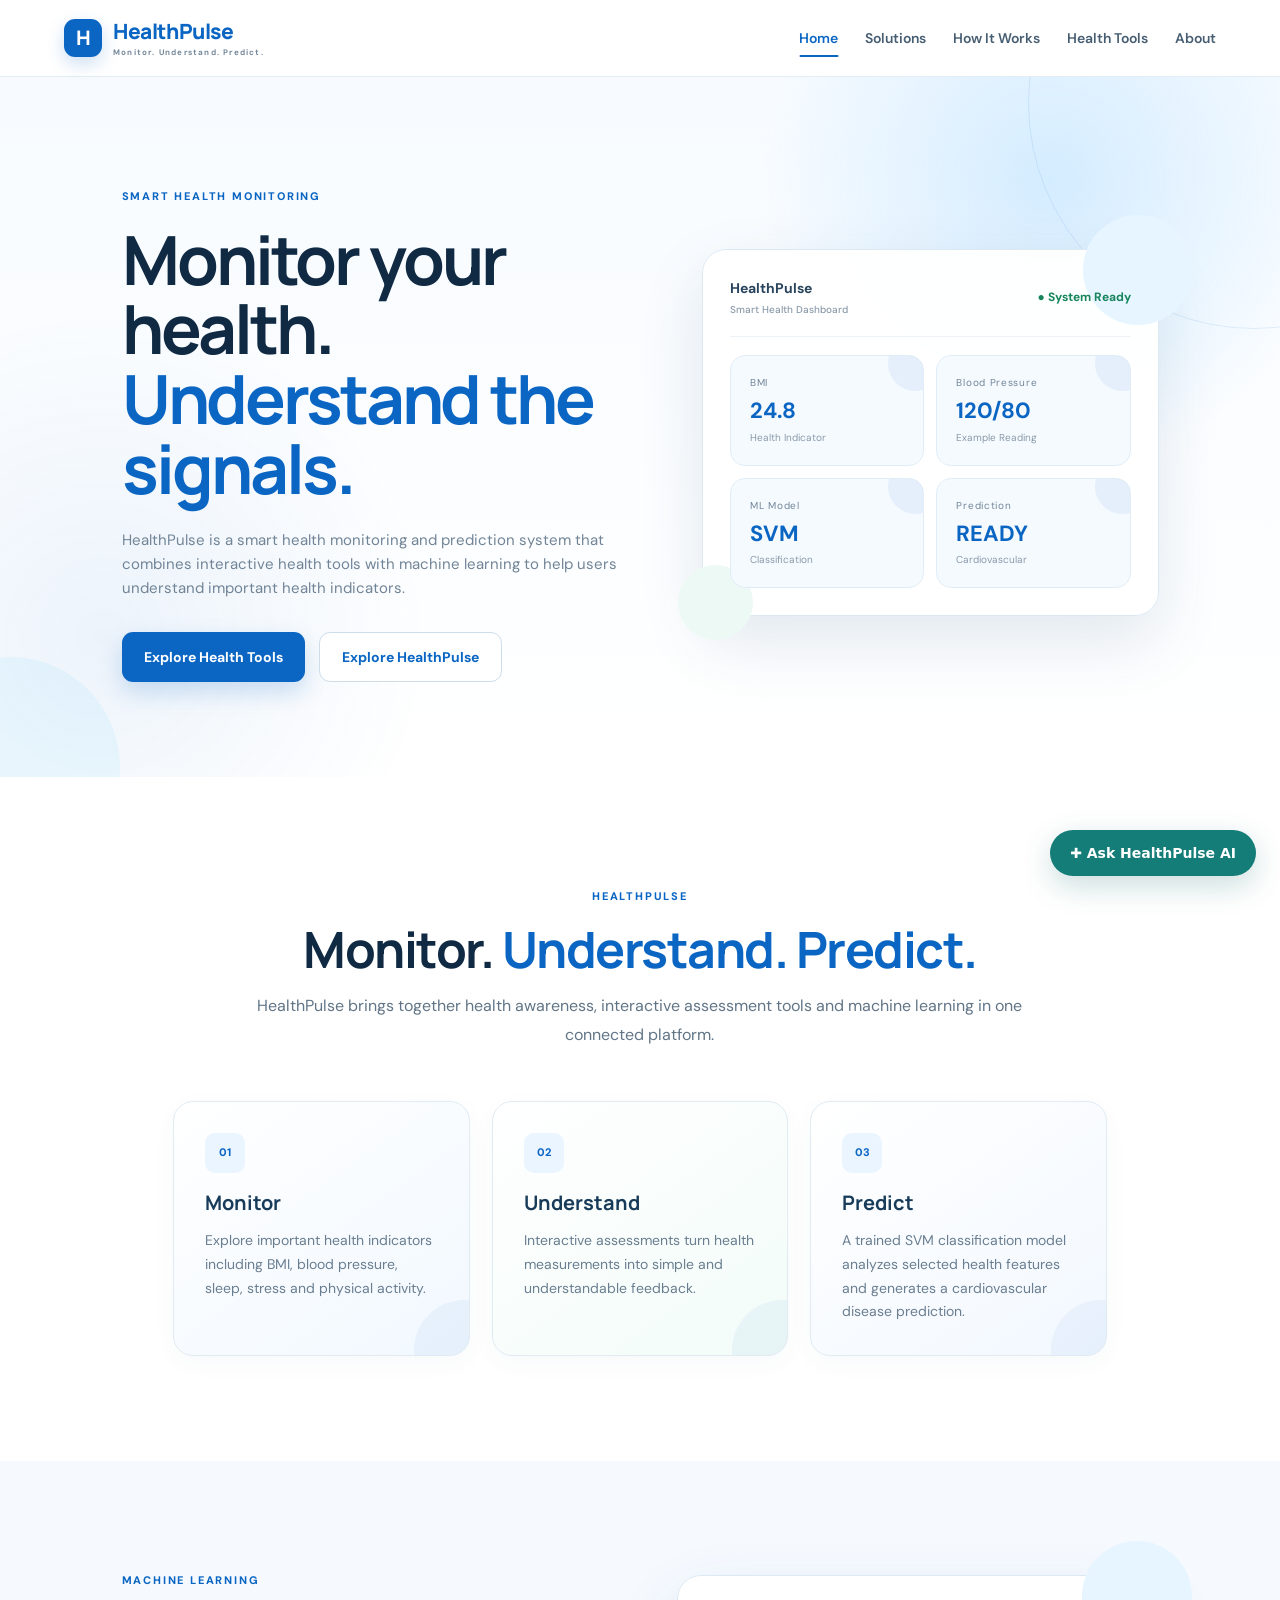
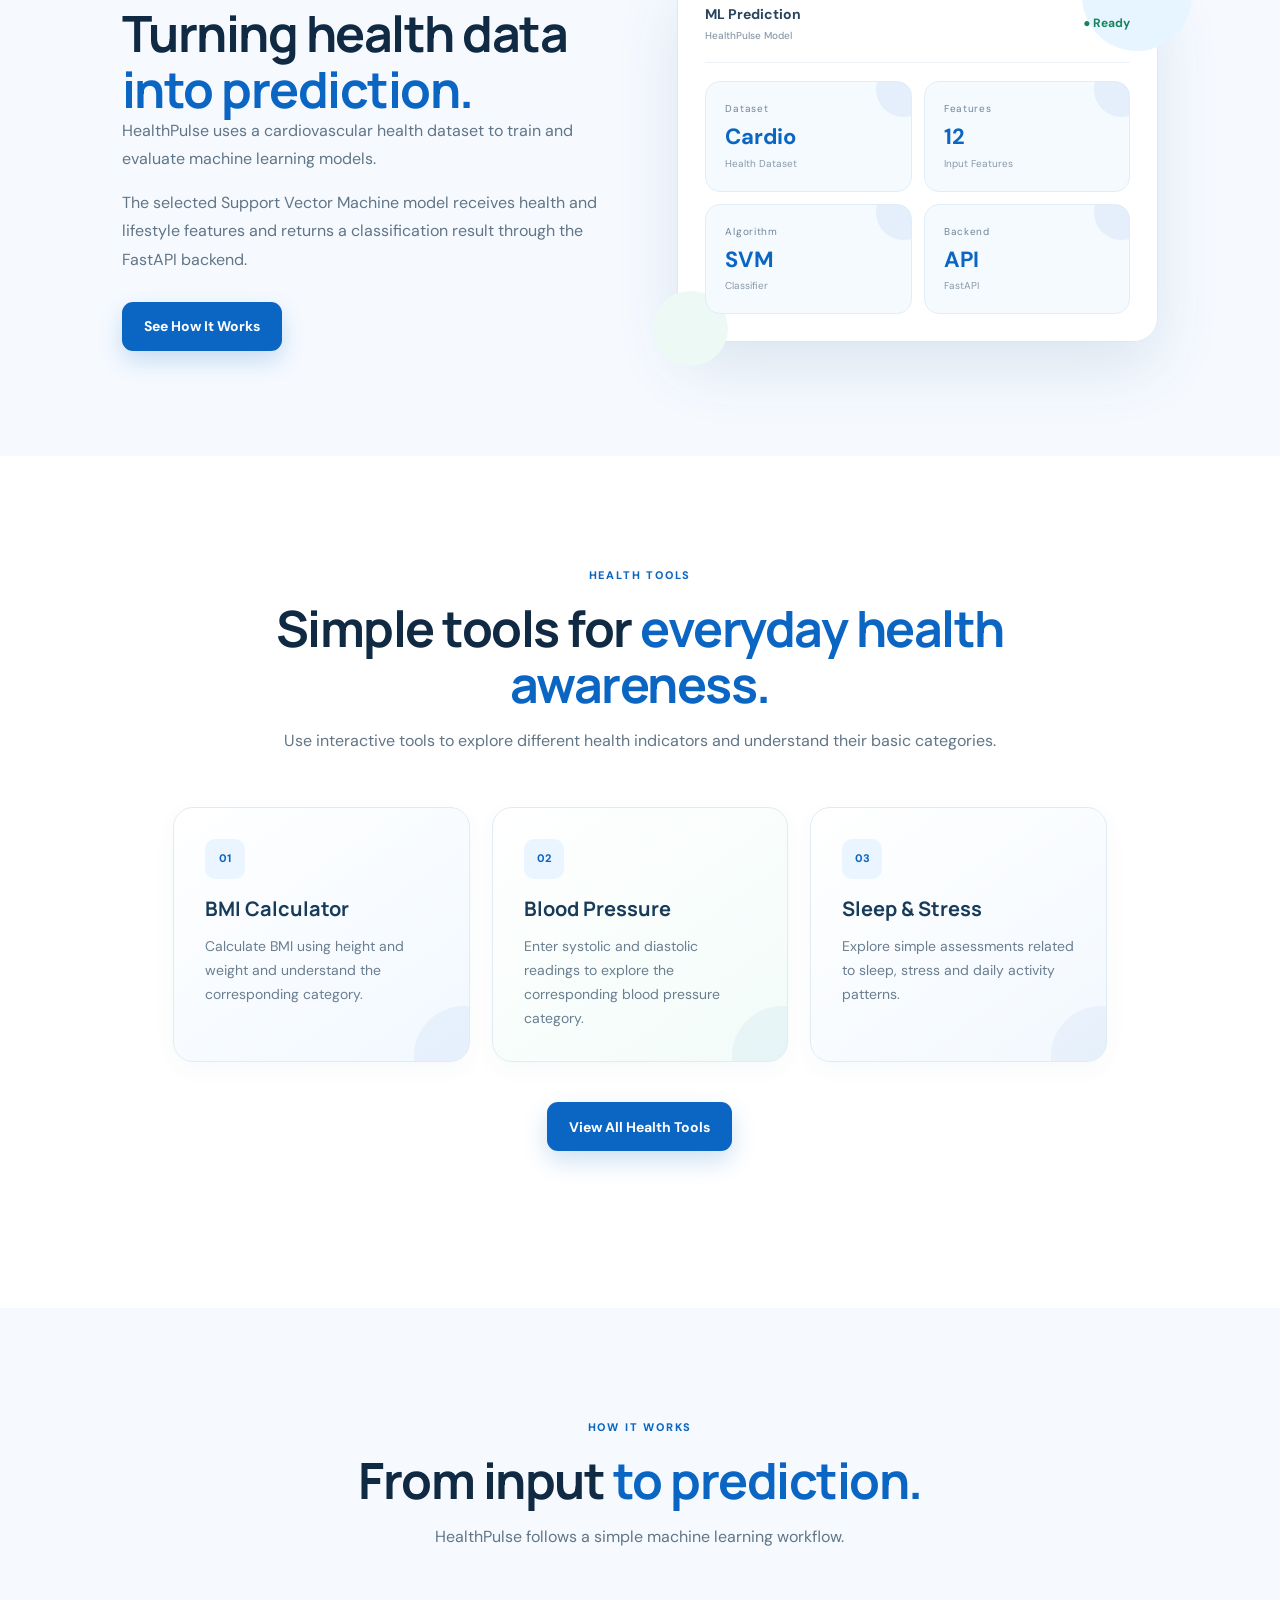
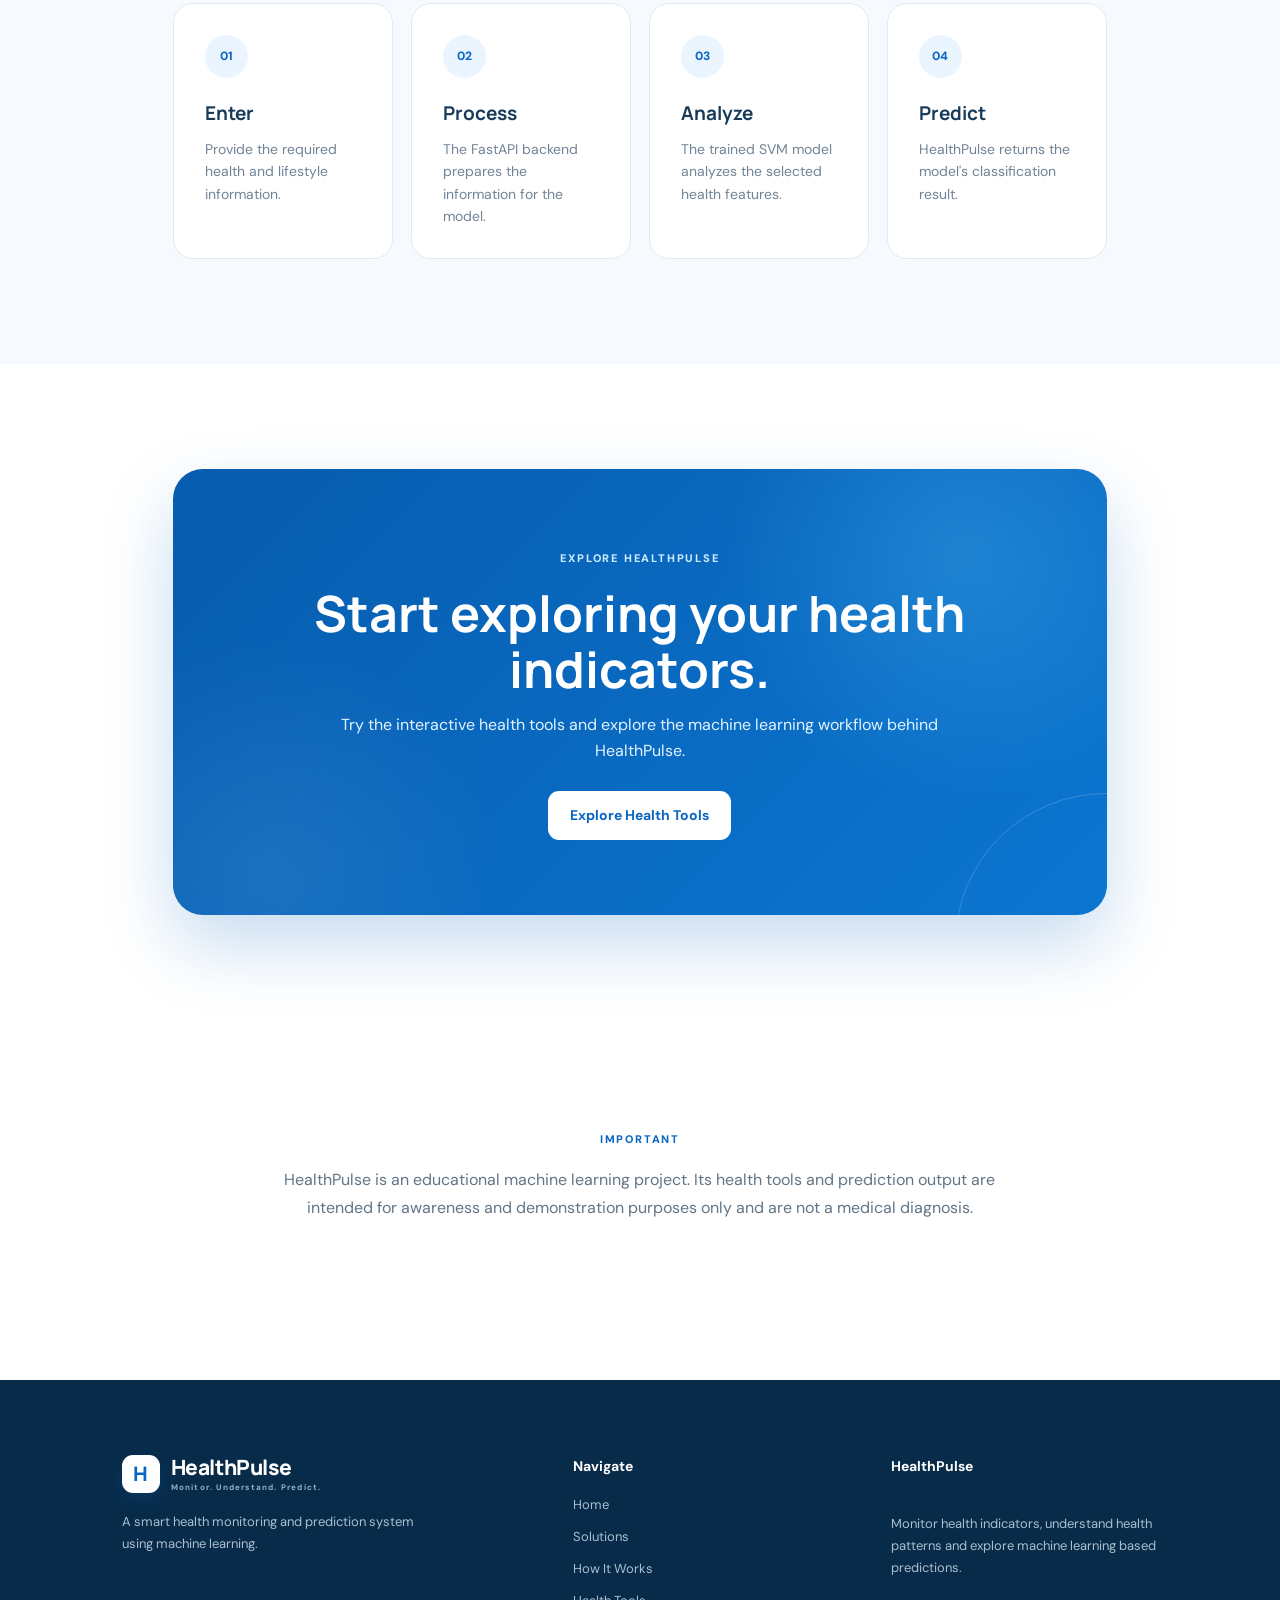
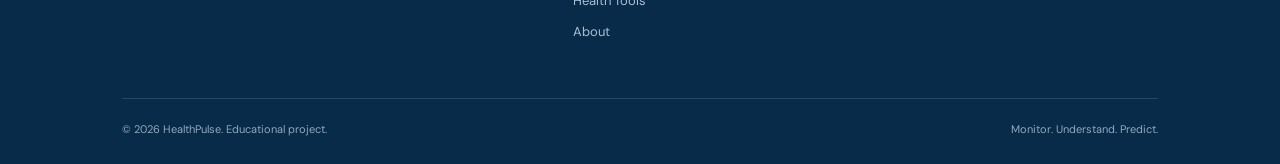
<file: frontend/index.html>
<!DOCTYPE html>
<html lang="en">

<head>
    <meta charset="UTF-8">
    <meta name="viewport" content="width=device-width, initial-scale=1.0">

    <title>HealthPulse | Smart Health Monitoring & Prediction</title>

    <link rel="stylesheet" href="css/style.css">

    <link rel="preconnect" href="https://fonts.googleapis.com">
    <link rel="preconnect" href="https://fonts.gstatic.com" crossorigin>

    <link
        href="https://fonts.googleapis.com/css2?family=DM+Sans:wght@400;500;600;700&family=Manrope:wght@500;600;700;800&display=swap"
        rel="stylesheet">
</head>

<body>

    <!-- ================================
         NAVBAR
    ================================= -->

    <header class="navbar">

        <div class="container nav-container">

            <a href="index.html" class="logo">

                <span class="brand-mark">H</span>

                <span class="brand-text">
                    <strong>HealthPulse</strong>
                    <small>Monitor. Understand. Predict.</small>
                </span>

            </a>


            <nav class="nav-menu">

                <a href="index.html" class="active">
                    Home
                </a>

                <a href="solutions.html">
                    Solutions
                </a>

                <a href="how-it-works.html">
                    How It Works
                </a>

                <a href="tools.html">
                    Health Tools
                </a>

                <a href="about.html">
                    About
                </a>

            </nav>


            <button class="menu-toggle" aria-label="Open Menu">
                ☰
            </button>

        </div>


        <!-- Mobile Menu -->

        <div class="mobile-menu">

            <a href="index.html">Home</a>

            <a href="solutions.html">Solutions</a>

            <a href="how-it-works.html">How It Works</a>

            <a href="tools.html">Health Tools</a>

            <a href="about.html">About</a>

        </div>

    </header>


    <!-- ================================
         HERO
    ================================= -->

    <main>

        <section class="hero">

            <div class="container hero-grid">

                <div class="hero-content reveal">

                    <div class="eyebrow">
                        SMART HEALTH MONITORING
                    </div>

                    <h1>
                        Monitor your health.
                        <span>Understand the signals.</span>
                    </h1>

                    <p>
                        HealthPulse is a smart health monitoring and
                        prediction system that combines interactive health
                        tools with machine learning to help users understand
                        important health indicators.
                    </p>


                    <div class="hero-buttons">

                        <a href="tools.html" class="btn-primary">
                            Explore Health Tools
                        </a>

                        <a href="solutions.html" class="btn-secondary">
                            Explore HealthPulse
                        </a>

                    </div>

                </div>


                <!-- ================================
                     HERO DASHBOARD
                ================================= -->

                <div class="dashboard reveal">

                    <div class="dash-top">

                        <div>
                            <strong>HealthPulse</strong>
                            <span>Smart Health Dashboard</span>
                        </div>

                        <div class="status">
                            <span>●</span> System Ready
                        </div>

                    </div>


                    <div class="metric-grid">

                        <div class="metric">

                            <span class="metric-label">
                                BMI
                            </span>

                            <strong>24.8</strong>

                            <small>
                                Health Indicator
                            </small>

                        </div>


                        <div class="metric">

                            <span class="metric-label">
                                Blood Pressure
                            </span>

                            <strong>120/80</strong>

                            <small>
                                Example Reading
                            </small>

                        </div>


                        <div class="metric">

                            <span class="metric-label">
                                ML Model
                            </span>

                            <strong>SVM</strong>

                            <small>
                                Classification
                            </small>

                        </div>


                        <div class="metric">

                            <span class="metric-label">
                                Prediction
                            </span>

                            <strong>READY</strong>

                            <small>
                                Cardiovascular
                            </small>

                        </div>

                    </div>

                </div>

            </div>

        </section>


        <!-- ================================
             MONITOR / UNDERSTAND / PREDICT
        ================================= -->

        <section class="section">

            <div class="container">

                <div class="section-heading reveal">

                    <div class="eyebrow">
                        HEALTHPULSE
                    </div>

                    <h2 class="section-title">
                        Monitor.
                        <span>Understand. Predict.</span>
                    </h2>

                    <p class="section-copy">
                        HealthPulse brings together health awareness,
                        interactive assessment tools and machine learning
                        in one connected platform.
                    </p>

                </div>


                <div class="cards">

                    <!-- Monitor -->

                    <div class="card reveal">

                        <span class="card-number">
                            01
                        </span>

                        <h3>
                            Monitor
                        </h3>

                        <p>
                            Explore important health indicators including
                            BMI, blood pressure, sleep, stress and physical
                            activity.
                        </p>

                    </div>


                    <!-- Understand -->

                    <div class="card reveal">

                        <span class="card-number">
                            02
                        </span>

                        <h3>
                            Understand
                        </h3>

                        <p>
                            Interactive assessments turn health measurements
                            into simple and understandable feedback.
                        </p>

                    </div>


                    <!-- Predict -->

                    <div class="card reveal">

                        <span class="card-number">
                            03
                        </span>

                        <h3>
                            Predict
                        </h3>

                        <p>
                            A trained SVM classification model analyzes
                            selected health features and generates a
                            cardiovascular disease prediction.
                        </p>

                    </div>

                </div>

            </div>

        </section>


        <!-- ================================
             ML SECTION
        ================================= -->

        <section class="section section-soft">

            <div class="container split">

                <div class="reveal">

                    <div class="eyebrow">
                        MACHINE LEARNING
                    </div>

                    <h2 class="section-title">
                        Turning health data
                        <span>into prediction.</span>
                    </h2>

                    <p class="section-copy">
                        HealthPulse uses a cardiovascular health dataset
                        to train and evaluate machine learning models.
                    </p>

                    <p class="section-copy">
                        The selected Support Vector Machine model receives
                        health and lifestyle features and returns a
                        classification result through the FastAPI backend.
                    </p>


                    <a href="how-it-works.html" class="btn-primary">
                        See How It Works
                    </a>

                </div>


                <div class="dashboard reveal">

                    <div class="dash-top">

                        <div>
                            <strong>ML Prediction</strong>
                            <span>HealthPulse Model</span>
                        </div>

                        <div class="status">
                            <span>●</span> Ready
                        </div>

                    </div>


                    <div class="metric-grid">

                        <div class="metric">

                            <span class="metric-label">
                                Dataset
                            </span>

                            <strong>Cardio</strong>

                            <small>
                                Health Dataset
                            </small>

                        </div>


                        <div class="metric">

                            <span class="metric-label">
                                Features
                            </span>

                            <strong>12</strong>

                            <small>
                                Input Features
                            </small>

                        </div>


                        <div class="metric">

                            <span class="metric-label">
                                Algorithm
                            </span>

                            <strong>SVM</strong>

                            <small>
                                Classifier
                            </small>

                        </div>


                        <div class="metric">

                            <span class="metric-label">
                                Backend
                            </span>

                            <strong>API</strong>

                            <small>
                                FastAPI
                            </small>

                        </div>

                    </div>

                </div>

            </div>

        </section>


        <!-- ================================
             HEALTH TOOLS
        ================================= -->

        <section class="section">

            <div class="container">

                <div class="section-heading reveal">

                    <div class="eyebrow">
                        HEALTH TOOLS
                    </div>

                    <h2 class="section-title">
                        Simple tools for
                        <span>everyday health awareness.</span>
                    </h2>

                    <p class="section-copy">
                        Use interactive tools to explore different health
                        indicators and understand their basic categories.
                    </p>

                </div>


                <div class="cards">

                    <div class="card reveal">

                        <span class="card-number">
                            01
                        </span>

                        <h3>
                            BMI Calculator
                        </h3>

                        <p>
                            Calculate BMI using height and weight and
                            understand the corresponding category.
                        </p>

                    </div>


                    <div class="card reveal">

                        <span class="card-number">
                            02
                        </span>

                        <h3>
                            Blood Pressure
                        </h3>

                        <p>
                            Enter systolic and diastolic readings to
                            explore the corresponding blood pressure category.
                        </p>

                    </div>


                    <div class="card reveal">

                        <span class="card-number">
                            03
                        </span>

                        <h3>
                            Sleep & Stress
                        </h3>

                        <p>
                            Explore simple assessments related to sleep,
                            stress and daily activity patterns.
                        </p>

                    </div>

                </div>


                <div class="section-heading reveal"
                    style="margin-top: 40px;">

                    <a href="tools.html" class="btn-primary">
                        View All Health Tools
                    </a>

                </div>

            </div>

        </section>


        <!-- ================================
             HOW IT WORKS
        ================================= -->

        <section class="section section-soft">

            <div class="container">

                <div class="section-heading reveal">

                    <div class="eyebrow">
                        HOW IT WORKS
                    </div>

                    <h2 class="section-title">
                        From input
                        <span>to prediction.</span>
                    </h2>

                    <p class="section-copy">
                        HealthPulse follows a simple machine learning
                        workflow.
                    </p>

                </div>


                <div class="steps">

                    <div class="step reveal">

                        <span>01</span>

                        <h3>
                            Enter
                        </h3>

                        <p>
                            Provide the required health and lifestyle
                            information.
                        </p>

                    </div>


                    <div class="step reveal">

                        <span>02</span>

                        <h3>
                            Process
                        </h3>

                        <p>
                            The FastAPI backend prepares the information
                            for the model.
                        </p>

                    </div>


                    <div class="step reveal">

                        <span>03</span>

                        <h3>
                            Analyze
                        </h3>

                        <p>
                            The trained SVM model analyzes the selected
                            health features.
                        </p>

                    </div>


                    <div class="step reveal">

                        <span>04</span>

                        <h3>
                            Predict
                        </h3>

                        <p>
                            HealthPulse returns the model's classification
                            result.
                        </p>

                    </div>

                </div>

            </div>

        </section>


        <!-- ================================
             FINAL CTA
        ================================= -->

        <section class="section">

            <div class="container">

                <div class="cta reveal">

                    <div class="cta-box">

                        <div>

                            <div class="eyebrow">
                                EXPLORE HEALTHPULSE
                            </div>

                            <h2>
                                Start exploring your
                                health indicators.
                            </h2>

                            <p>
                                Try the interactive health tools and explore
                                the machine learning workflow behind HealthPulse.
                            </p>

                        </div>


                        <a href="tools.html" class="btn-white">
                            Explore Health Tools
                        </a>

                    </div>

                </div>

            </div>

        </section>


        <!-- ================================
             DISCLAIMER
        ================================= -->

        <section class="section">

            <div class="container">

                <div class="section-heading reveal">

                    <div class="eyebrow">
                        IMPORTANT
                    </div>

                    <p class="section-copy">
                        HealthPulse is an educational machine learning project.
                        Its health tools and prediction output are intended for
                        awareness and demonstration purposes only and are not
                        a medical diagnosis.
                    </p>

                </div>

            </div>

        </section>

    </main>


    <!-- ================================
         FOOTER
    ================================= -->

    <footer class="footer">

        <div class="container footer-grid">

            <div class="footer-logo">

                <a href="index.html" class="logo">

                    <span class="brand-mark">H</span>

                    <span class="brand-text">
                        <strong>HealthPulse</strong>
                        <small>Monitor. Understand. Predict.</small>
                    </span>

                </a>

                <p>
                    A smart health monitoring and prediction system
                    using machine learning.
                </p>

            </div>


            <div class="footer-col">

                <h4>
                    Navigate
                </h4>

                <a href="index.html">Home</a>

                <a href="solutions.html">Solutions</a>

                <a href="how-it-works.html">How It Works</a>

                <a href="tools.html">Health Tools</a>

                <a href="about.html">About</a>

            </div>


            <div class="footer-col">

                <h4>
                    HealthPulse
                </h4>

                <p>
                    Monitor health indicators, understand health patterns
                    and explore machine learning based predictions.
                </p>

            </div>

        </div>


        <div class="container footer-bottom">

            <p>
                © 2026 HealthPulse. Educational project.
            </p>

            <p>
                Monitor. Understand. Predict.
            </p>

        </div>

    </footer>


    <script src="js/script.js"></script>
    <script src="./chatbot.js" defer></script>

</body>

</html>
</file>
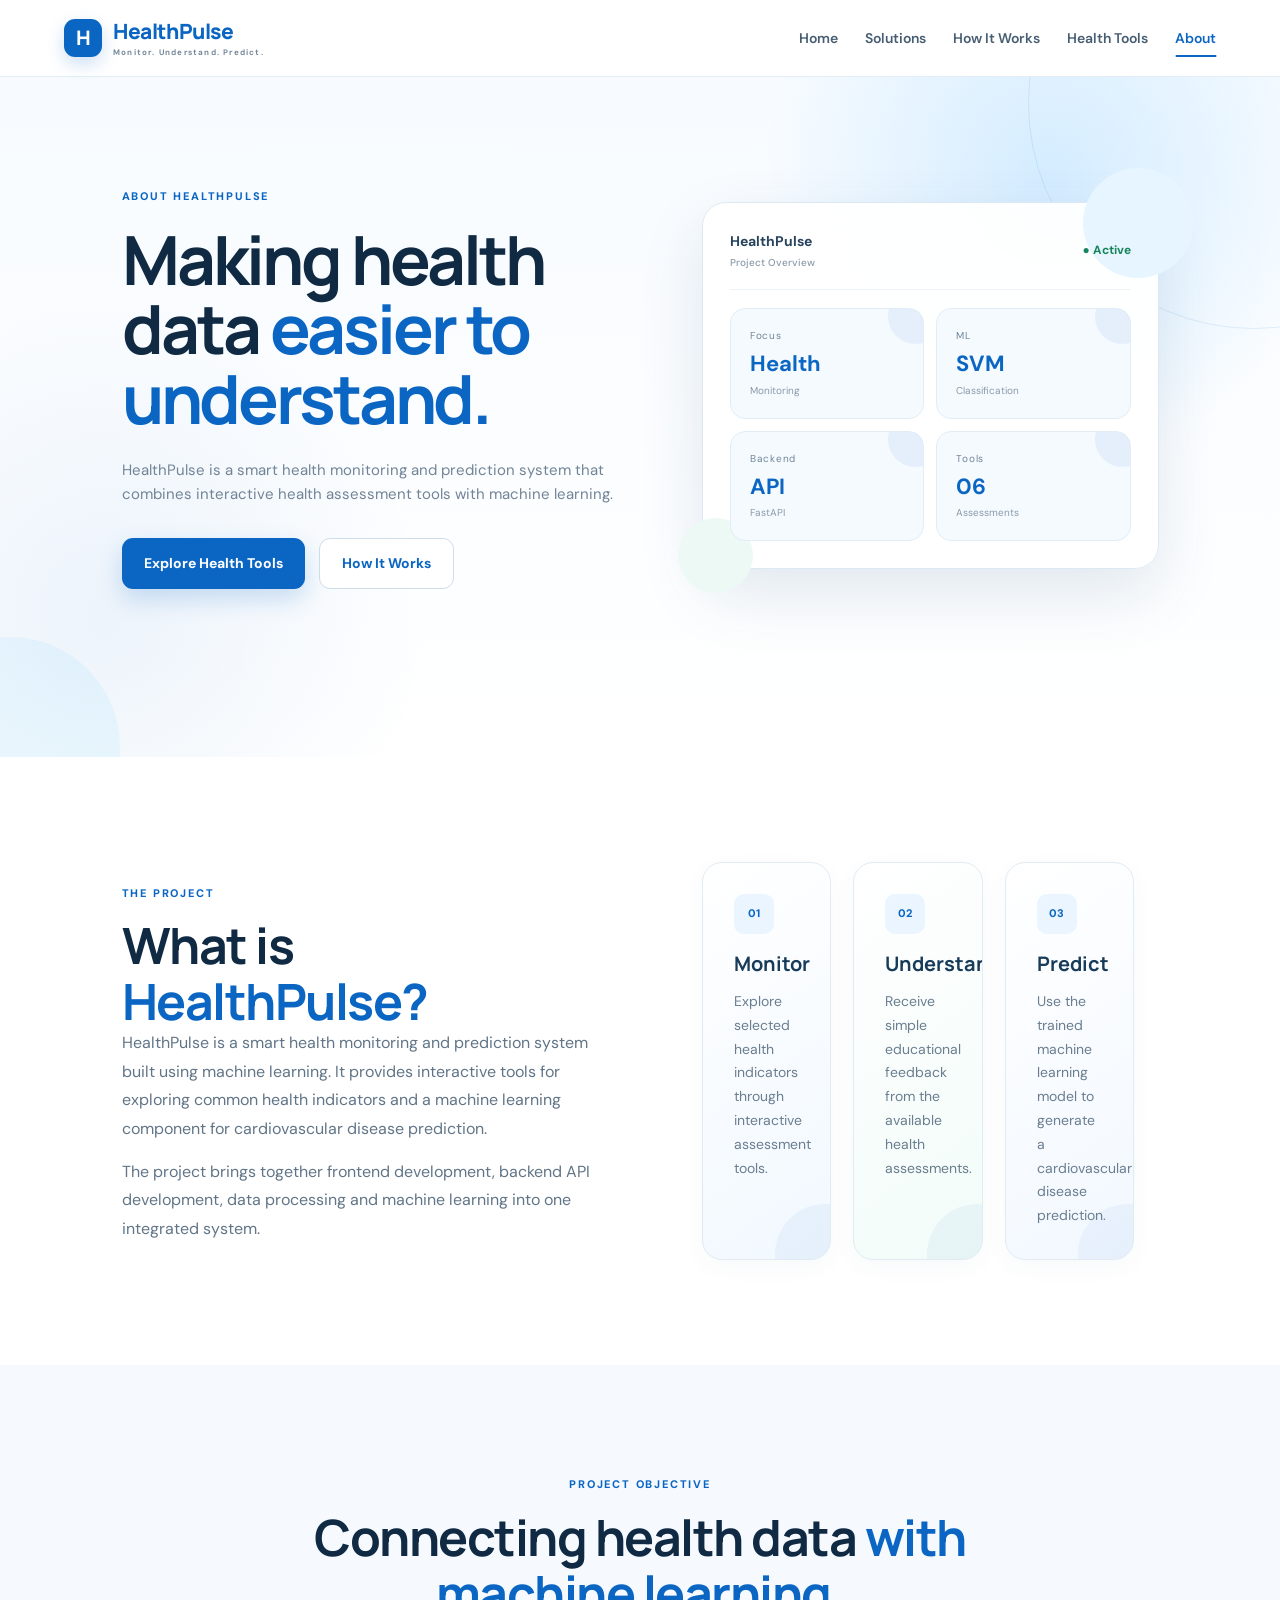
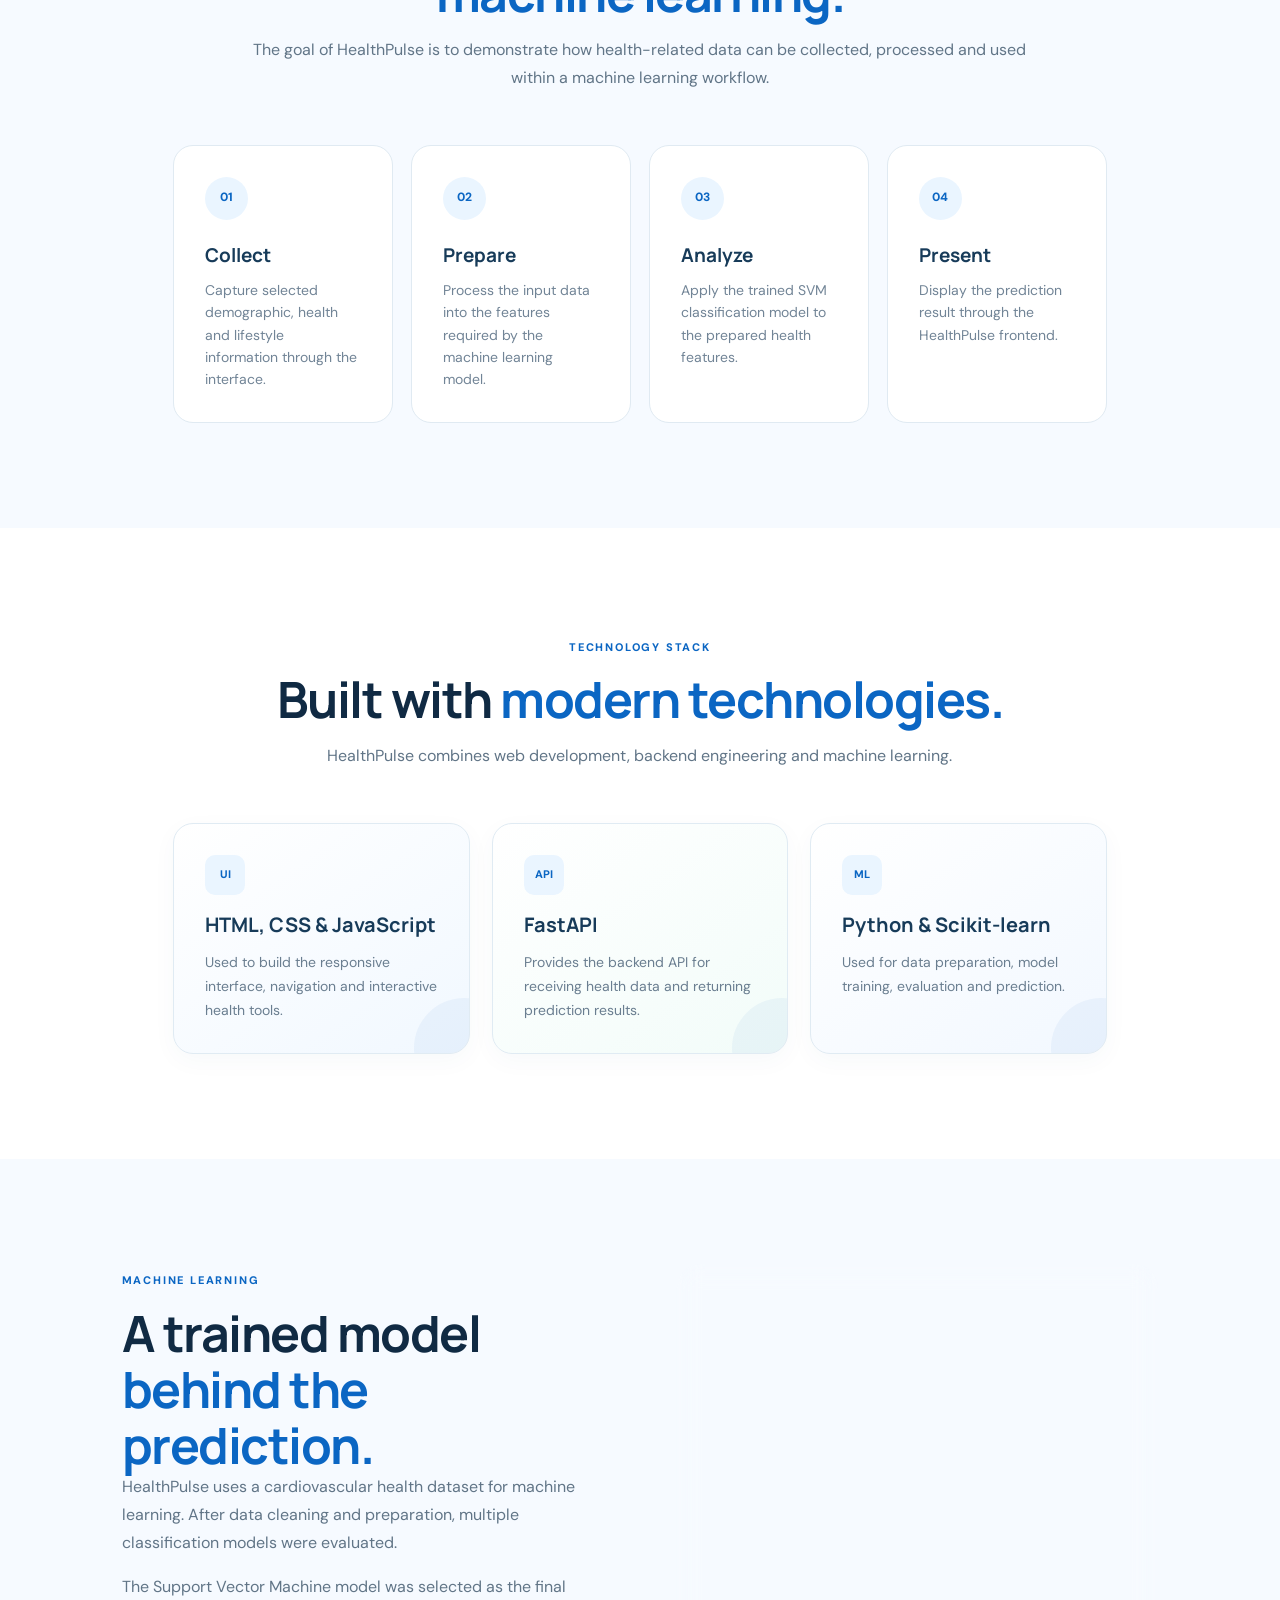
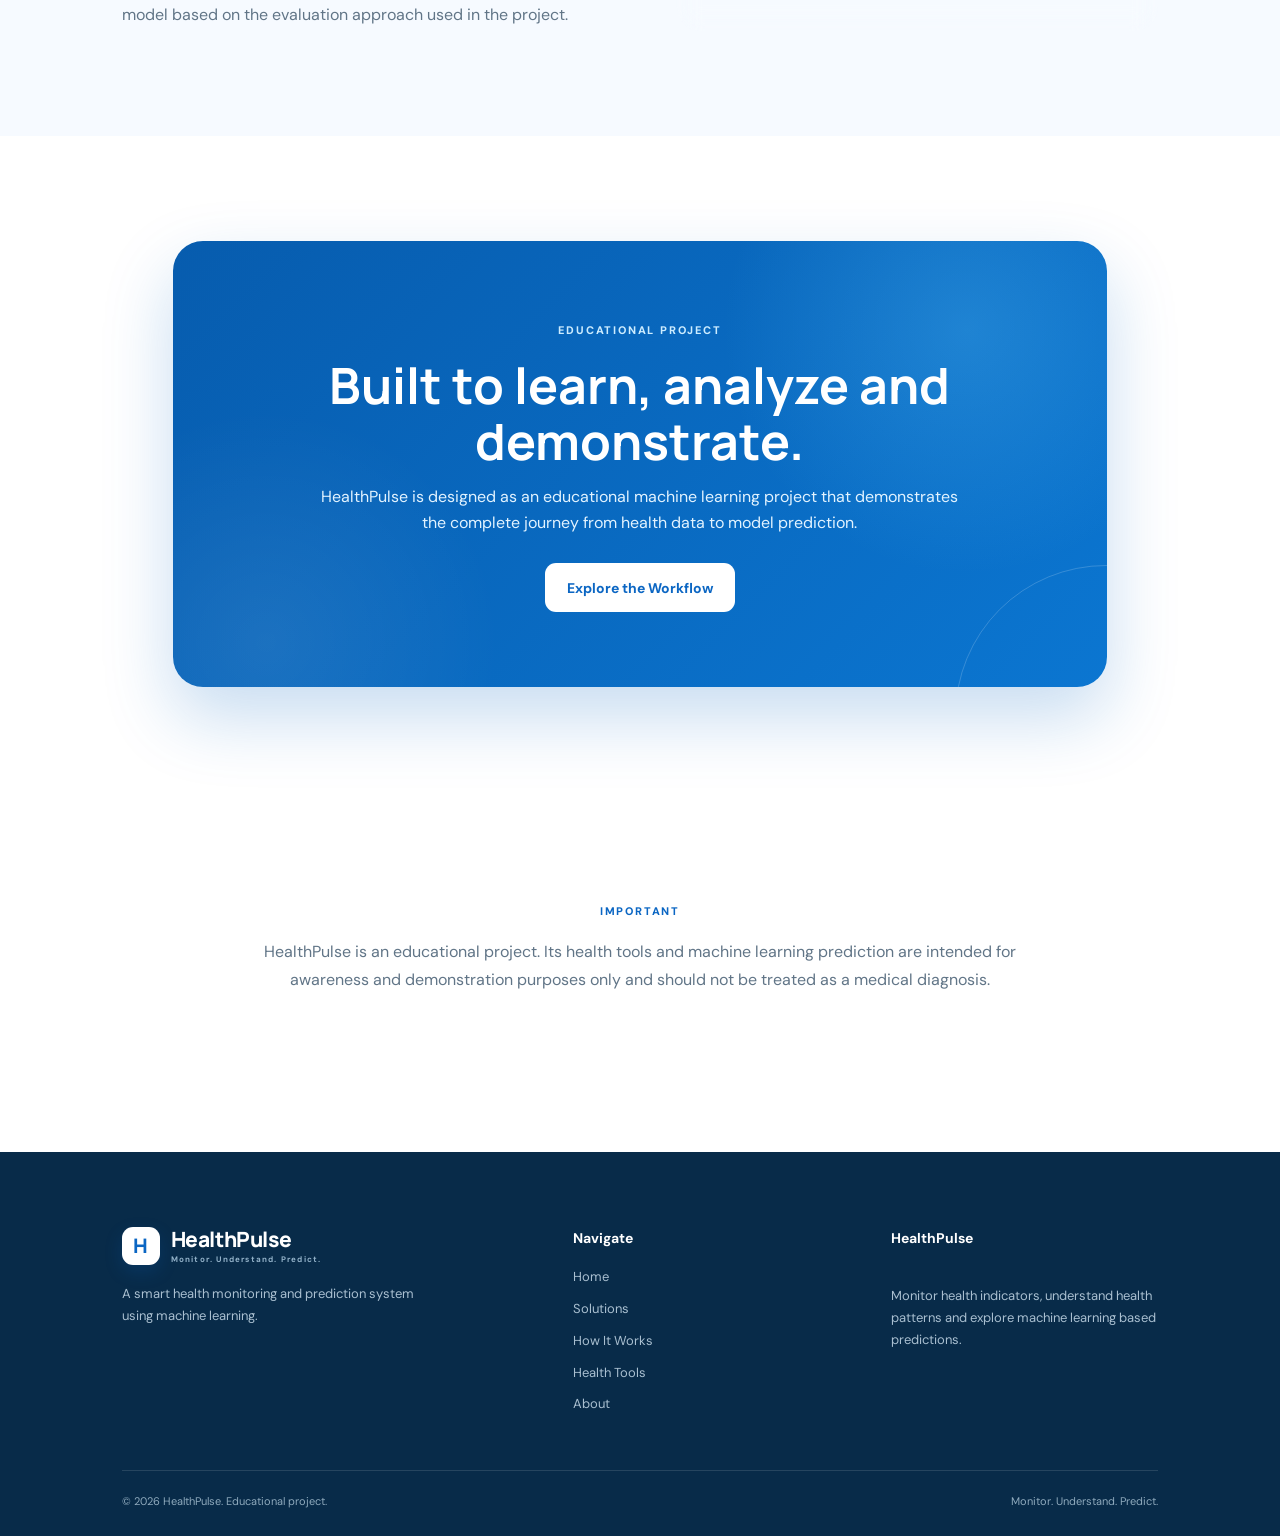
<file: frontend/about.html>
<!DOCTYPE html>
<html lang="en">

<head>
    <meta charset="UTF-8">
    <meta name="viewport" content="width=device-width, initial-scale=1.0">

    <title>About | HealthPulse</title>

    <link rel="stylesheet" href="css/style.css">

    <link rel="preconnect" href="https://fonts.googleapis.com">
    <link rel="preconnect" href="https://fonts.gstatic.com" crossorigin>

    <link
        href="https://fonts.googleapis.com/css2?family=DM+Sans:wght@400;500;600;700&family=Manrope:wght@500;600;700;800&display=swap"
        rel="stylesheet">
</head>

<body>

    <!-- ================================
         NAVBAR
    ================================= -->

    <header class="navbar">

        <div class="container nav-container">

            <a href="index.html" class="logo">

                <span class="brand-mark">H</span>

                <span class="brand-text">
                    <strong>HealthPulse</strong>
                    <small>Monitor. Understand. Predict.</small>
                </span>

            </a>


            <nav class="nav-menu">

                <a href="index.html">
                    Home
                </a>

                <a href="solutions.html">
                    Solutions
                </a>

                <a href="how-it-works.html">
                    How It Works
                </a>

                <a href="tools.html">
                    Health Tools
                </a>

                <a href="about.html" class="active">
                    About
                </a>

            </nav>


            <button class="menu-toggle" aria-label="Open Menu">
                ☰
            </button>

        </div>


        <div class="mobile-menu">

            <a href="index.html">Home</a>

            <a href="solutions.html">Solutions</a>

            <a href="how-it-works.html">How It Works</a>

            <a href="tools.html">Health Tools</a>

            <a href="about.html">About</a>

        </div>

    </header>


    <!-- ================================
         HERO
    ================================= -->

    <main>

        <section class="hero">

            <div class="container hero-grid">

                <div class="hero-content reveal">

                    <div class="eyebrow">
                        ABOUT HEALTHPULSE
                    </div>

                    <h1>
                        Making health data
                        <span>easier to understand.</span>
                    </h1>

                    <p>
                        HealthPulse is a smart health monitoring and
                        prediction system that combines interactive health
                        assessment tools with machine learning.
                    </p>

                    <div class="hero-buttons">

                        <a href="tools.html" class="btn-primary">
                            Explore Health Tools
                        </a>

                        <a href="how-it-works.html" class="btn-secondary">
                            How It Works
                        </a>

                    </div>

                </div>


                <div class="dashboard reveal">

                    <div class="dash-top">

                        <div>
                            <strong>HealthPulse</strong>
                            <span>Project Overview</span>
                        </div>

                        <div class="status">
                            <span>●</span> Active
                        </div>

                    </div>


                    <div class="metric-grid">

                        <div class="metric">

                            <span class="metric-label">
                                Focus
                            </span>

                            <strong>Health</strong>

                            <small>
                                Monitoring
                            </small>

                        </div>


                        <div class="metric">

                            <span class="metric-label">
                                ML
                            </span>

                            <strong>SVM</strong>

                            <small>
                                Classification
                            </small>

                        </div>


                        <div class="metric">

                            <span class="metric-label">
                                Backend
                            </span>

                            <strong>API</strong>

                            <small>
                                FastAPI
                            </small>

                        </div>


                        <div class="metric">

                            <span class="metric-label">
                                Tools
                            </span>

                            <strong>06</strong>

                            <small>
                                Assessments
                            </small>

                        </div>

                    </div>

                </div>

            </div>

        </section>


        <!-- ================================
             PROJECT
        ================================= -->

        <section class="section">

            <div class="container split">

                <div class="reveal">

                    <div class="eyebrow">
                        THE PROJECT
                    </div>

                    <h2 class="section-title">
                        What is
                        <span>HealthPulse?</span>
                    </h2>

                    <p class="section-copy">
                        HealthPulse is a smart health monitoring and
                        prediction system built using machine learning.
                        It provides interactive tools for exploring common
                        health indicators and a machine learning component
                        for cardiovascular disease prediction.
                    </p>

                    <p class="section-copy">
                        The project brings together frontend development,
                        backend API development, data processing and
                        machine learning into one integrated system.
                    </p>

                </div>


                <div class="cards reveal">

                    <div class="card">

                        <span class="card-number">
                            01
                        </span>

                        <h3>
                            Monitor
                        </h3>

                        <p>
                            Explore selected health indicators through
                            interactive assessment tools.
                        </p>

                    </div>


                    <div class="card">

                        <span class="card-number">
                            02
                        </span>

                        <h3>
                            Understand
                        </h3>

                        <p>
                            Receive simple educational feedback from
                            the available health assessments.
                        </p>

                    </div>


                    <div class="card">

                        <span class="card-number">
                            03
                        </span>

                        <h3>
                            Predict
                        </h3>

                        <p>
                            Use the trained machine learning model to
                            generate a cardiovascular disease prediction.
                        </p>

                    </div>

                </div>

            </div>

        </section>


        <!-- ================================
             OBJECTIVE
        ================================= -->

        <section class="section section-soft">

            <div class="container">

                <div class="section-heading reveal">

                    <div class="eyebrow">
                        PROJECT OBJECTIVE
                    </div>

                    <h2 class="section-title">
                        Connecting health data
                        <span>with machine learning.</span>
                    </h2>

                    <p class="section-copy">
                        The goal of HealthPulse is to demonstrate how
                        health-related data can be collected, processed
                        and used within a machine learning workflow.
                    </p>

                </div>


                <div class="steps">

                    <div class="step reveal">

                        <span>01</span>

                        <h3>
                            Collect
                        </h3>

                        <p>
                            Capture selected demographic, health and
                            lifestyle information through the interface.
                        </p>

                    </div>


                    <div class="step reveal">

                        <span>02</span>

                        <h3>
                            Prepare
                        </h3>

                        <p>
                            Process the input data into the features
                            required by the machine learning model.
                        </p>

                    </div>


                    <div class="step reveal">

                        <span>03</span>

                        <h3>
                            Analyze
                        </h3>

                        <p>
                            Apply the trained SVM classification model
                            to the prepared health features.
                        </p>

                    </div>


                    <div class="step reveal">

                        <span>04</span>

                        <h3>
                            Present
                        </h3>

                        <p>
                            Display the prediction result through the
                            HealthPulse frontend.
                        </p>

                    </div>

                </div>

            </div>

        </section>


        <!-- ================================
             TECHNOLOGY
        ================================= -->

        <section class="section">

            <div class="container">

                <div class="section-heading reveal">

                    <div class="eyebrow">
                        TECHNOLOGY STACK
                    </div>

                    <h2 class="section-title">
                        Built with
                        <span>modern technologies.</span>
                    </h2>

                    <p class="section-copy">
                        HealthPulse combines web development, backend
                        engineering and machine learning.
                    </p>

                </div>


                <div class="cards">

                    <div class="card reveal">

                        <span class="card-number">
                            UI
                        </span>

                        <h3>
                            HTML, CSS & JavaScript
                        </h3>

                        <p>
                            Used to build the responsive interface,
                            navigation and interactive health tools.
                        </p>

                    </div>


                    <div class="card reveal">

                        <span class="card-number">
                            API
                        </span>

                        <h3>
                            FastAPI
                        </h3>

                        <p>
                            Provides the backend API for receiving health
                            data and returning prediction results.
                        </p>

                    </div>


                    <div class="card reveal">

                        <span class="card-number">
                            ML
                        </span>

                        <h3>
                            Python & Scikit-learn
                        </h3>

                        <p>
                            Used for data preparation, model training,
                            evaluation and prediction.
                        </p>

                    </div>

                </div>

            </div>

        </section>


        <!-- ================================
             ML MODEL
        ================================= -->

        <section class="section section-soft">

            <div class="container split">

                <div class="reveal">

                    <div class="eyebrow">
                        MACHINE LEARNING
                    </div>

                    <h2 class="section-title">
                        A trained model
                        <span>behind the prediction.</span>
                    </h2>

                    <p class="section-copy">
                        HealthPulse uses a cardiovascular health dataset
                        for machine learning. After data cleaning and
                        preparation, multiple classification models were
                        evaluated.
                    </p>

                    <p class="section-copy">
                        The Support Vector Machine model was selected as
                        the final model based on the evaluation approach
                        used in the project.
                    </p>

                </div>


                <div class="dashboard reveal">

                    <div class="dash-top">

                        <div>
                            <strong>HealthPulse ML</strong>
                            <span>Model Information</span>
                        </div>

                        <div class="status">
                            <span>●</span> Ready
                        </div>

                    </div>


                    <div class="metric-grid">

                        <div class="metric">

                            <span class="metric-label">
                                Model
                            </span>

                            <strong>SVM</strong>

                            <small>
                                Classification
                            </small>

                        </div>


                        <div class="metric">

                            <span class="metric-label">
                                Features
                            </span>

                            <strong>12</strong>

                            <small>
                                Input Features
                            </small>

                        </div>


                        <div class="metric">

                            <span class="metric-label">
                                Dataset
                            </span>

                            <strong>Cardio</strong>

                            <small>
                                Health Dataset
                            </small>

                        </div>


                        <div class="metric">

                            <span class="metric-label">
                                Output
                            </span>

                            <strong>01</strong>

                            <small>
                                Prediction
                            </small>

                        </div>

                    </div>

                </div>

            </div>

        </section>


        <!-- ================================
             EDUCATIONAL PURPOSE
        ================================= -->

        <section class="section">

            <div class="container">

                <div class="cta reveal">

                    <div class="cta-box">

                        <div>

                            <div class="eyebrow">
                                EDUCATIONAL PROJECT
                            </div>

                            <h2>
                                Built to learn,
                                analyze and demonstrate.
                            </h2>

                            <p>
                                HealthPulse is designed as an educational
                                machine learning project that demonstrates
                                the complete journey from health data to
                                model prediction.
                            </p>

                        </div>


                        <a href="how-it-works.html" class="btn-white">
                            Explore the Workflow
                        </a>

                    </div>

                </div>

            </div>

        </section>


        <!-- ================================
             DISCLAIMER
        ================================= -->

        <section class="section">

            <div class="container">

                <div class="section-heading reveal">

                    <div class="eyebrow">
                        IMPORTANT
                    </div>

                    <p class="section-copy">
                        HealthPulse is an educational project. Its health
                        tools and machine learning prediction are intended
                        for awareness and demonstration purposes only and
                        should not be treated as a medical diagnosis.
                    </p>

                </div>

            </div>

        </section>

    </main>


    <!-- ================================
         FOOTER
    ================================= -->

    <footer class="footer">

        <div class="container footer-grid">

            <div class="footer-logo">

                <a href="index.html" class="logo">

                    <span class="brand-mark">H</span>

                    <span class="brand-text">
                        <strong>HealthPulse</strong>
                        <small>Monitor. Understand. Predict.</small>
                    </span>

                </a>

                <p>
                    A smart health monitoring and prediction system
                    using machine learning.
                </p>

            </div>


            <div class="footer-col">

                <h4>
                    Navigate
                </h4>

                <a href="index.html">Home</a>

                <a href="solutions.html">Solutions</a>

                <a href="how-it-works.html">How It Works</a>

                <a href="tools.html">Health Tools</a>

                <a href="about.html">About</a>

            </div>


            <div class="footer-col">

                <h4>
                    HealthPulse
                </h4>

                <p>
                    Monitor health indicators, understand health patterns
                    and explore machine learning based predictions.
                </p>

            </div>

        </div>


        <div class="container footer-bottom">

            <p>
                © 2026 HealthPulse. Educational project.
            </p>

            <p>
                Monitor. Understand. Predict.
            </p>

        </div>

    </footer>


    <script src="js/script.js"></script>

</body>

</html>
</file>
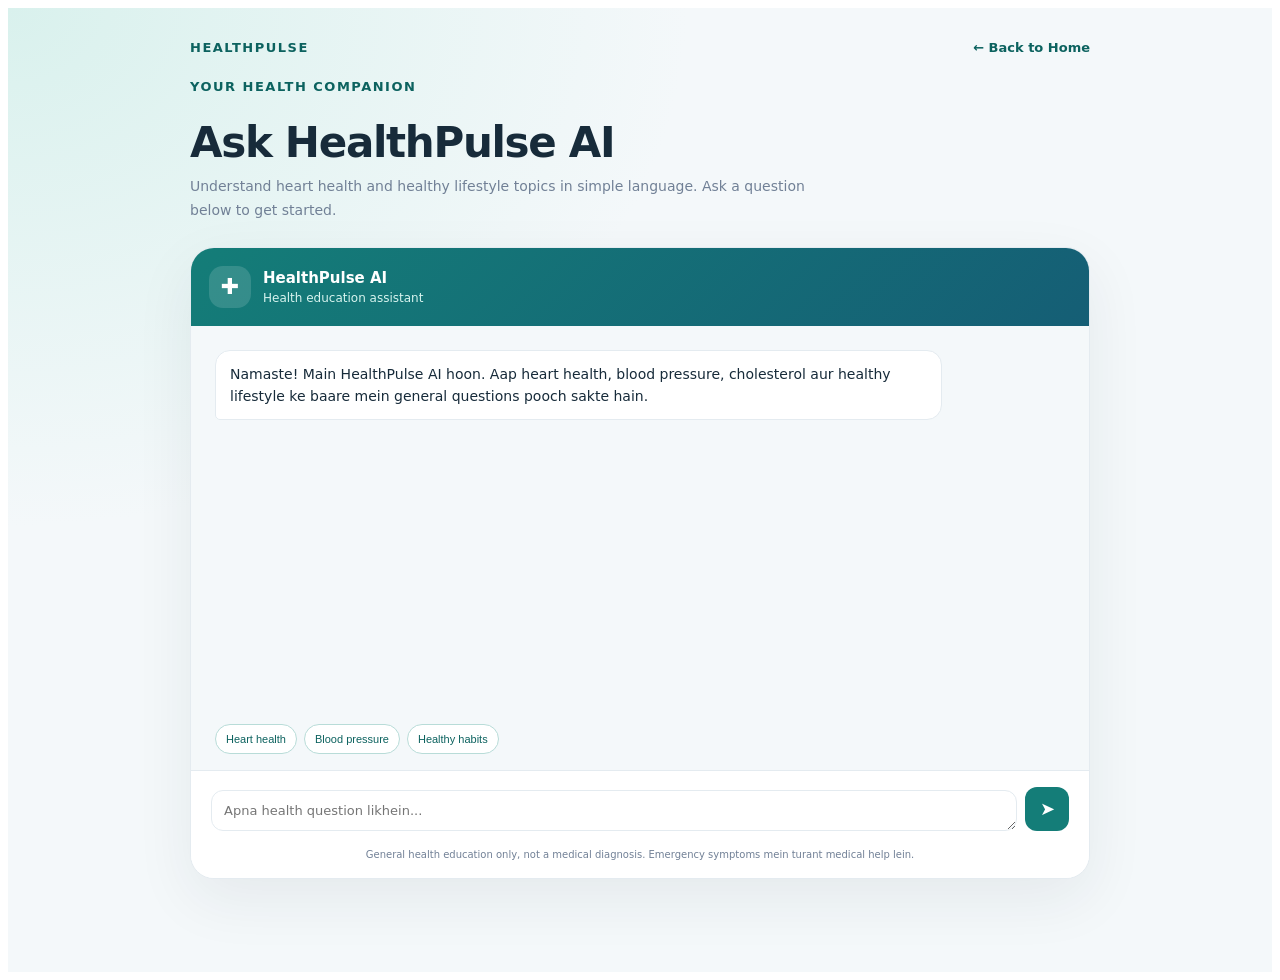
<file: frontend/ai-chat.html>
<!DOCTYPE html>
<html lang="en">
<head>
  <meta charset="UTF-8">
  <meta name="viewport" content="width=device-width, initial-scale=1.0">
  <meta name="theme-color" content="#147d78">
  <meta name="description" content="HealthPulse AI health education assistant">
  <title>HealthPulse AI | Health Assistant</title>
  <script src="./chatbot.js" defer></script>
</head>
<body>
  <main id="healthpulse-chat-app"></main>
</body>
</html>
</file>
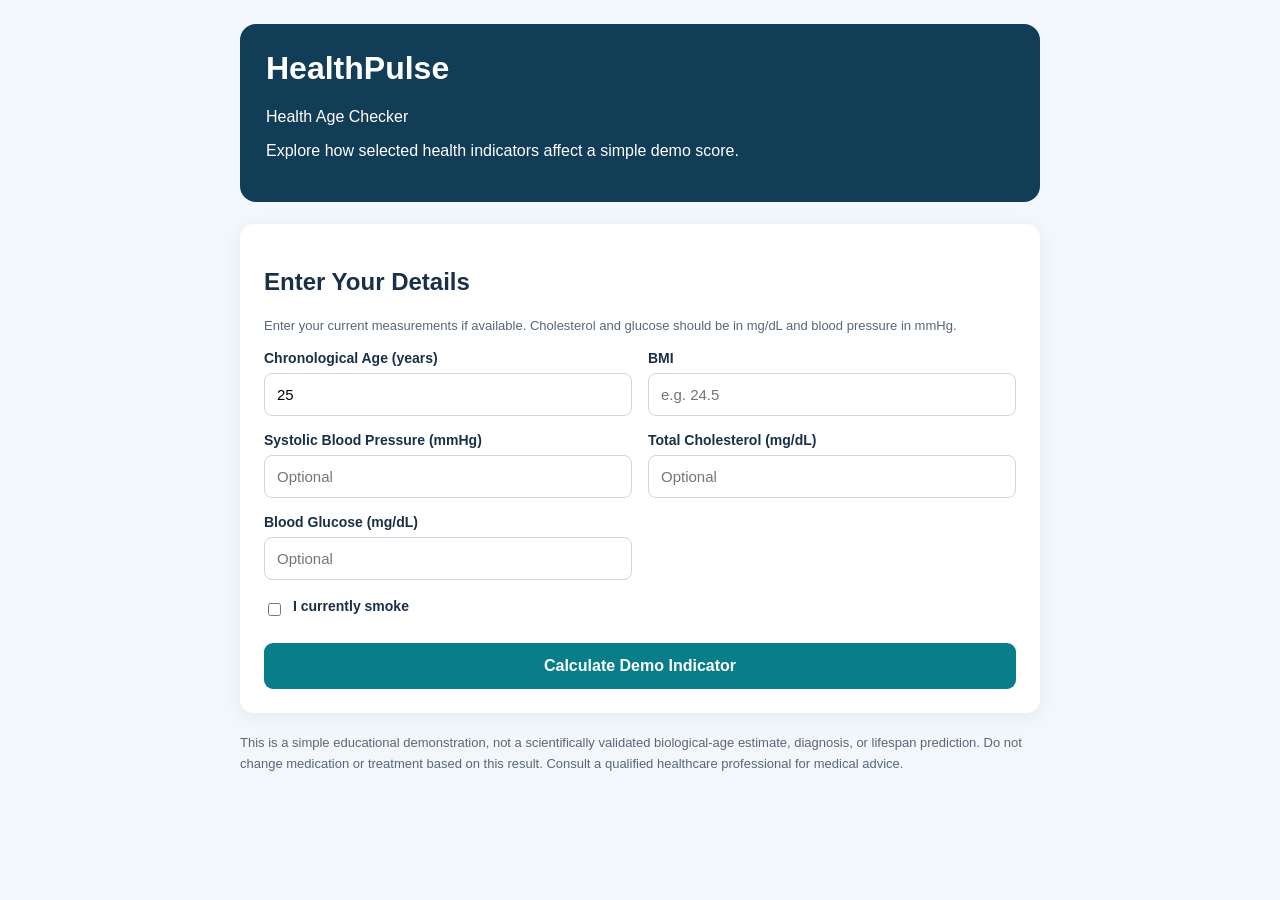
<file: frontend/health-age.html>
<!DOCTYPE html>
<html lang="en">
<head>
  <meta charset="UTF-8">
  <meta name="viewport" content="width=device-width, initial-scale=1.0">
  <title>HealthPulse | Health Age Checker</title>

  <style>
    * {
      box-sizing: border-box;
    }

    body {
      margin: 0;
      padding: 24px;
      font-family: Arial, sans-serif;
      background: #f2f7fb;
      color: #193047;
    }

    .container {
      max-width: 800px;
      margin: auto;
    }

    header {
      padding: 26px;
      color: white;
      background: #123d56;
      border-radius: 16px;
      margin-bottom: 22px;
    }

    header h1 {
      margin-top: 0;
    }

    .card {
      background: white;
      padding: 24px;
      margin-bottom: 20px;
      border-radius: 14px;
      box-shadow: 0 4px 18px #142f4510;
    }

    .grid {
      display: grid;
      grid-template-columns: repeat(2, minmax(0, 1fr));
      gap: 16px;
    }

    label {
      display: block;
      font-weight: bold;
      font-size: 14px;
      margin-bottom: 7px;
    }

    input {
      width: 100%;
      padding: 12px;
      border: 1px solid #ccd7e0;
      border-radius: 8px;
      font-size: 15px;
    }

    .check {
      display: flex;
      align-items: center;
      gap: 9px;
      margin-top: 18px;
    }

    .check input {
      width: auto;
    }

    button {
      width: 100%;
      padding: 14px;
      margin-top: 22px;
      border: 0;
      border-radius: 9px;
      color: white;
      background: #087e8b;
      font-size: 16px;
      font-weight: bold;
      cursor: pointer;
    }

    button:disabled {
      opacity: 0.6;
      cursor: wait;
    }

    .result-number {
      font-size: 42px;
      font-weight: bold;
      color: #087e8b;
      margin: 12px 0;
    }

    li {
      margin-bottom: 9px;
      line-height: 1.5;
    }

    .notice {
      font-size: 13px;
      line-height: 1.6;
      color: #586777;
    }

    .hidden {
      display: none;
    }

    @media (max-width: 600px) {
      body {
        padding: 12px;
      }

      .grid {
        grid-template-columns: 1fr;
      }
    }
  </style>
</head>

<body>
  <main class="container">

    <header>
      <h1>HealthPulse</h1>
      <p>Health Age Checker</p>
      <p>Explore how selected health indicators affect a simple demo score.</p>
    </header>

    <section class="card">
      <h2>Enter Your Details</h2>

      <p class="notice">
        Enter your current measurements if available.
        Cholesterol and glucose should be in mg/dL and blood pressure in mmHg.
      </p>

      <form id="ageForm">
        <div class="grid">
          <div>
            <label for="age">Chronological Age (years)</label>
            <input id="age" type="number" min="18" max="100"
                   value="25" required>
          </div>

          <div>
            <label for="bmi">BMI</label>
            <input id="bmi" type="number" min="10" max="80"
                   step="0.1" placeholder="e.g. 24.5" required>
          </div>

          <div>
            <label for="bp">Systolic Blood Pressure (mmHg)</label>
            <input id="bp" type="number" min="50" max="300"
                   placeholder="Optional">
          </div>

          <div>
            <label for="cholesterol">Total Cholesterol (mg/dL)</label>
            <input id="cholesterol" type="number" min="50" max="600"
                   placeholder="Optional">
          </div>

          <div>
            <label for="glucose">Blood Glucose (mg/dL)</label>
            <input id="glucose" type="number" min="20" max="800"
                   placeholder="Optional">
          </div>
        </div>

        <div class="check">
          <input id="smoking" type="checkbox">
          <label for="smoking">I currently smoke</label>
        </div>

        <button id="submitBtn" type="submit">
          Calculate Demo Indicator
        </button>
      </form>
    </section>

    <section id="resultCard" class="card hidden" aria-live="polite">
      <h2>Your Demo Result</h2>
      <p id="status"></p>

      <p>Chronological age</p>
      <div id="actualAge" class="result-number"></div>

      <p>Rule-based demo indicator</p>
      <div id="indicatorAge" class="result-number"></div>

      <h3>Factors considered</h3>
      <ul id="factors"></ul>

      <p id="method" class="notice"></p>
      <p id="disclaimer" class="notice"></p>
    </section>

    <p class="notice">
      This is a simple educational demonstration, not a scientifically
      validated biological-age estimate, diagnosis, or lifespan prediction.
      Do not change medication or treatment based on this result.
      Consult a qualified healthcare professional for medical advice.
    </p>
  </main>

  <script>
    const form = document.getElementById("ageForm");
    const submitBtn = document.getElementById("submitBtn");
    const resultCard = document.getElementById("resultCard");

    function optionalNumber(id) {
      const value = document.getElementById(id).value.trim();
      return value === "" ? null : Number(value);
    }

    form.addEventListener("submit", async function (event) {
      event.preventDefault();

      const data = {
        age: Number(document.getElementById("age").value),
        bmi: Number(document.getElementById("bmi").value),
        systolic_bp: optionalNumber("bp"),
        total_cholesterol: optionalNumber("cholesterol"),
        blood_glucose: optionalNumber("glucose"),
        smoking: document.getElementById("smoking").checked
      };

      resultCard.classList.remove("hidden");
      document.getElementById("status").textContent =
        "Calculating your demo indicator...";
      document.getElementById("factors").replaceChildren();

      submitBtn.disabled = true;
      submitBtn.textContent = "Please wait...";

      try {
        const response = await fetch("http://127.0.0.1:8000/health-age", {
          method: "POST",
          headers: {
            "Content-Type": "application/json"
          },
          body: JSON.stringify(data)
        });

        const body = await response.json();

        if (!response.ok) {
          throw new Error(body.detail || "Could not calculate the indicator.");
        }

        document.getElementById("status").textContent =
          "Result generated successfully.";

        document.getElementById("actualAge").textContent =
          body.chronological_age + " years";

        document.getElementById("indicatorAge").textContent =
          body.demo_health_age_indicator + " years";

        body.factors.forEach(function (factor) {
          const item = document.createElement("li");
          item.textContent = factor;
          document.getElementById("factors").appendChild(item);
        });

        document.getElementById("method").textContent =
          "Method: " + body.method;

        document.getElementById("disclaimer").textContent =
          body.disclaimer;

      } catch (error) {
        document.getElementById("status").textContent =
          "Unable to calculate the indicator.";

        document.getElementById("indicatorAge").textContent = "—";

        document.getElementById("method").textContent = error.message;
        document.getElementById("disclaimer").textContent =
          "Check that the FastAPI server is running.";
      } finally {
        submitBtn.disabled = false;
        submitBtn.textContent = "Calculate Demo Indicator";
      }
    });
  </script>
</body>
</html>
</file>
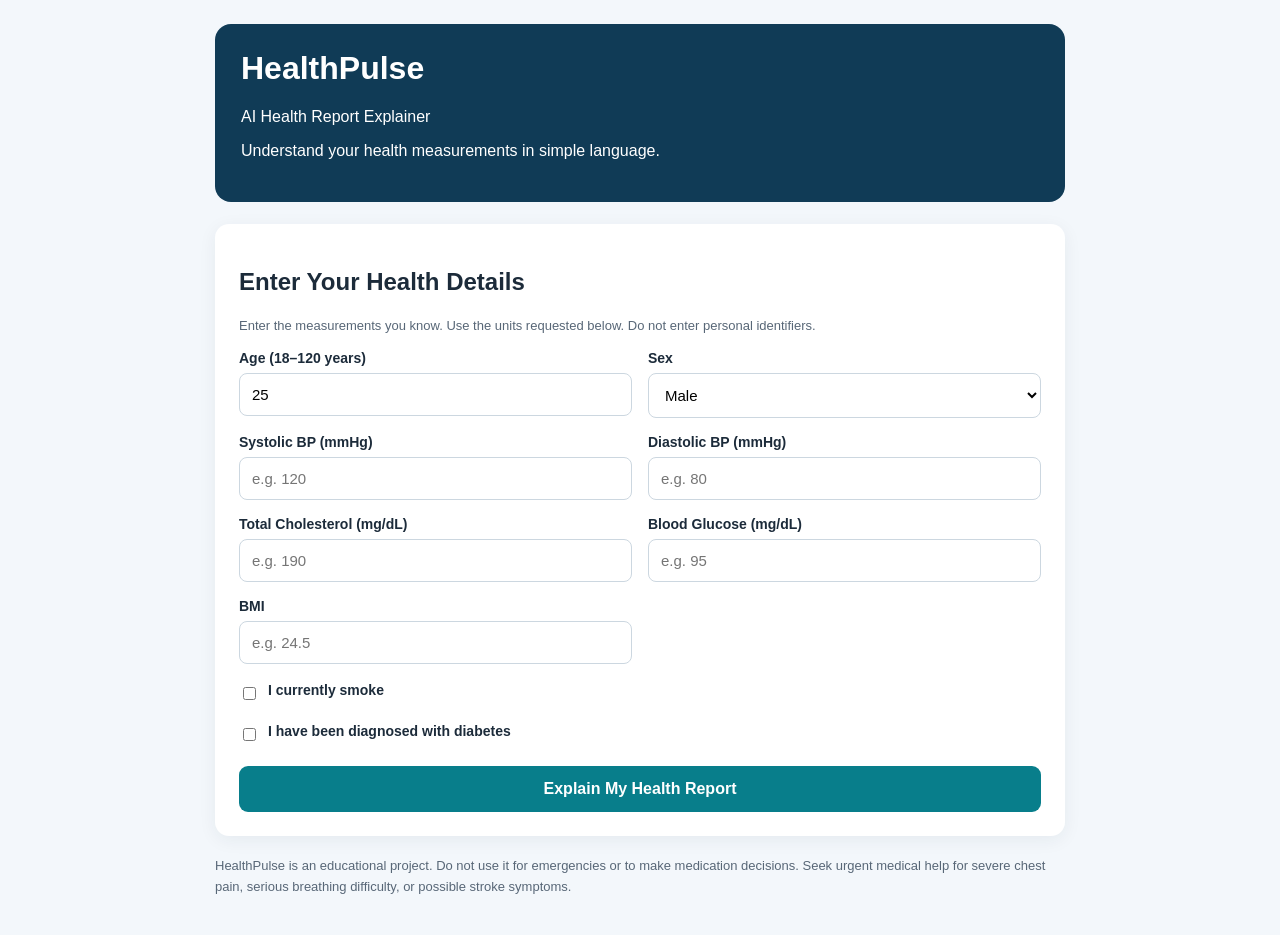
<file: frontend/health-report.html>
<!DOCTYPE html>
<html lang="en">
<head>
  <meta charset="UTF-8">
  <meta name="viewport" content="width=device-width, initial-scale=1.0">
  <title>HealthPulse | AI Health Report</title>

  <style>
    * {
      box-sizing: border-box;
    }

    body {
      margin: 0;
      padding: 24px;
      font-family: Arial, sans-serif;
      background: #f3f7fb;
      color: #1c2b3a;
    }

    .container {
      max-width: 850px;
      margin: auto;
    }

    .header {
      background: #103b56;
      color: white;
      padding: 26px;
      border-radius: 16px;
      margin-bottom: 22px;
    }

    .header h1 {
      margin-top: 0;
    }

    .card {
      background: white;
      padding: 24px;
      border-radius: 14px;
      margin-bottom: 20px;
      box-shadow: 0 4px 18px #152c4010;
    }

    .grid {
      display: grid;
      grid-template-columns: repeat(2, minmax(0, 1fr));
      gap: 16px;
    }

    label {
      display: block;
      font-size: 14px;
      font-weight: bold;
      margin-bottom: 7px;
    }

    input, select {
      width: 100%;
      padding: 12px;
      border: 1px solid #ccd7e0;
      border-radius: 8px;
      font-size: 15px;
      background: white;
    }

    .check {
      display: flex;
      align-items: center;
      gap: 9px;
      margin-top: 18px;
    }

    .check input {
      width: auto;
    }

    button {
      margin-top: 20px;
      width: 100%;
      padding: 14px;
      background: #087e8b;
      color: white;
      border: 0;
      border-radius: 9px;
      font-size: 16px;
      font-weight: bold;
      cursor: pointer;
    }

    button:disabled {
      opacity: 0.6;
      cursor: wait;
    }

    .result {
      white-space: pre-wrap;
      line-height: 1.7;
      overflow-wrap: anywhere;
    }

    .notice {
      color: #586777;
      font-size: 13px;
      line-height: 1.6;
    }

    .hidden {
      display: none;
    }

    @media (max-width: 600px) {
      body {
        padding: 12px;
      }

      .grid {
        grid-template-columns: 1fr;
      }
    }
  </style>
</head>

<body>
  <main class="container">
    <header class="header">
      <h1>HealthPulse</h1>
      <p>AI Health Report Explainer</p>
      <p>Understand your health measurements in simple language.</p>
    </header>

    <section class="card">
      <h2>Enter Your Health Details</h2>
      <p class="notice">
        Enter the measurements you know. Use the units requested below.
        Do not enter personal identifiers.
      </p>

      <form id="reportForm">
        <div class="grid">
          <div>
            <label for="age">Age (18–120 years)</label>
            <input id="age" type="number" min="18" max="120"
                   required value="25">
          </div>

          <div>
            <label for="sex">Sex</label>
            <select id="sex" required>
              <option value="male">Male</option>
              <option value="female">Female</option>
              <option value="other">Other / prefer not to specify</option>
            </select>
          </div>

          <div>
            <label for="systolic">Systolic BP (mmHg)</label>
            <input id="systolic" type="number" min="50" max="300"
                   placeholder="e.g. 120">
          </div>

          <div>
            <label for="diastolic">Diastolic BP (mmHg)</label>
            <input id="diastolic" type="number" min="30" max="200"
                   placeholder="e.g. 80">
          </div>

          <div>
            <label for="cholesterol">Total Cholesterol (mg/dL)</label>
            <input id="cholesterol" type="number" min="50" max="600"
                   placeholder="e.g. 190">
          </div>

          <div>
            <label for="glucose">Blood Glucose (mg/dL)</label>
            <input id="glucose" type="number" min="20" max="800"
                   placeholder="e.g. 95">
          </div>

          <div>
            <label for="bmi">BMI</label>
            <input id="bmi" type="number" min="10" max="80"
                   step="0.1" placeholder="e.g. 24.5">
          </div>
        </div>

        <div class="check">
          <input id="smoking" type="checkbox">
          <label for="smoking">I currently smoke</label>
        </div>

        <div class="check">
          <input id="diabetes" type="checkbox">
          <label for="diabetes">I have been diagnosed with diabetes</label>
        </div>

        <button id="submitBtn" type="submit">
          Explain My Health Report
        </button>
      </form>
    </section>

    <section id="resultCard" class="card hidden" aria-live="polite">
      <h2>AI Explanation</h2>
      <p id="status"></p>
      <div id="result" class="result"></div>
      <p class="notice">
        Educational information only, not a diagnosis or a substitute
        for advice from a qualified healthcare professional.
      </p>
    </section>

    <p class="notice">
      HealthPulse is an educational project. Do not use it for emergencies
      or to make medication decisions. Seek urgent medical help for severe
      chest pain, serious breathing difficulty, or possible stroke symptoms.
    </p>
  </main>

  <script>
    const form = document.getElementById("reportForm");
    const submitBtn = document.getElementById("submitBtn");
    const resultCard = document.getElementById("resultCard");
    const resultBox = document.getElementById("result");
    const statusBox = document.getElementById("status");

    function optionalNumber(id) {
      const value = document.getElementById(id).value.trim();
      return value === "" ? null : Number(value);
    }

    form.addEventListener("submit", async function (event) {
      event.preventDefault();

      const systolic = optionalNumber("systolic");
      const diastolic = optionalNumber("diastolic");

      if ((systolic === null) !== (diastolic === null)) {
        alert("Enter both systolic and diastolic BP, or leave both blank.");
        return;
      }

      const data = {
        age: Number(document.getElementById("age").value),
        sex: document.getElementById("sex").value,
        systolic_bp: systolic,
        diastolic_bp: diastolic,
        total_cholesterol: optionalNumber("cholesterol"),
        blood_glucose: optionalNumber("glucose"),
        bmi: optionalNumber("bmi"),
        smoking: document.getElementById("smoking").checked,
        diabetes: document.getElementById("diabetes").checked
      };

      resultCard.classList.remove("hidden");
      resultBox.textContent = "";
      statusBox.textContent = "Generating your explanation...";
      submitBtn.disabled = true;
      submitBtn.textContent = "Please wait...";

      try {
        const response = await fetch(
          "http://127.0.0.1:8000/ai-report-explainer",
          {
            method: "POST",
            headers: {
              "Content-Type": "application/json"
            },
            body: JSON.stringify(data)
          }
        );

        const body = await response.json();

        if (!response.ok) {
          throw new Error(
            body.detail || "The report could not be explained."
          );
        }

        statusBox.textContent = "Explanation generated successfully.";
        resultBox.textContent = body.explanation;
      } catch (error) {
        statusBox.textContent = "Unable to generate the explanation.";
        resultBox.textContent =
          error.message +
          "\n\nCheck that the FastAPI server is running and the backend terminal has no errors.";
      } finally {
        submitBtn.disabled = false;
        submitBtn.textContent = "Explain My Health Report";
      }
    });
  </script>
</body>
</html>
</file>
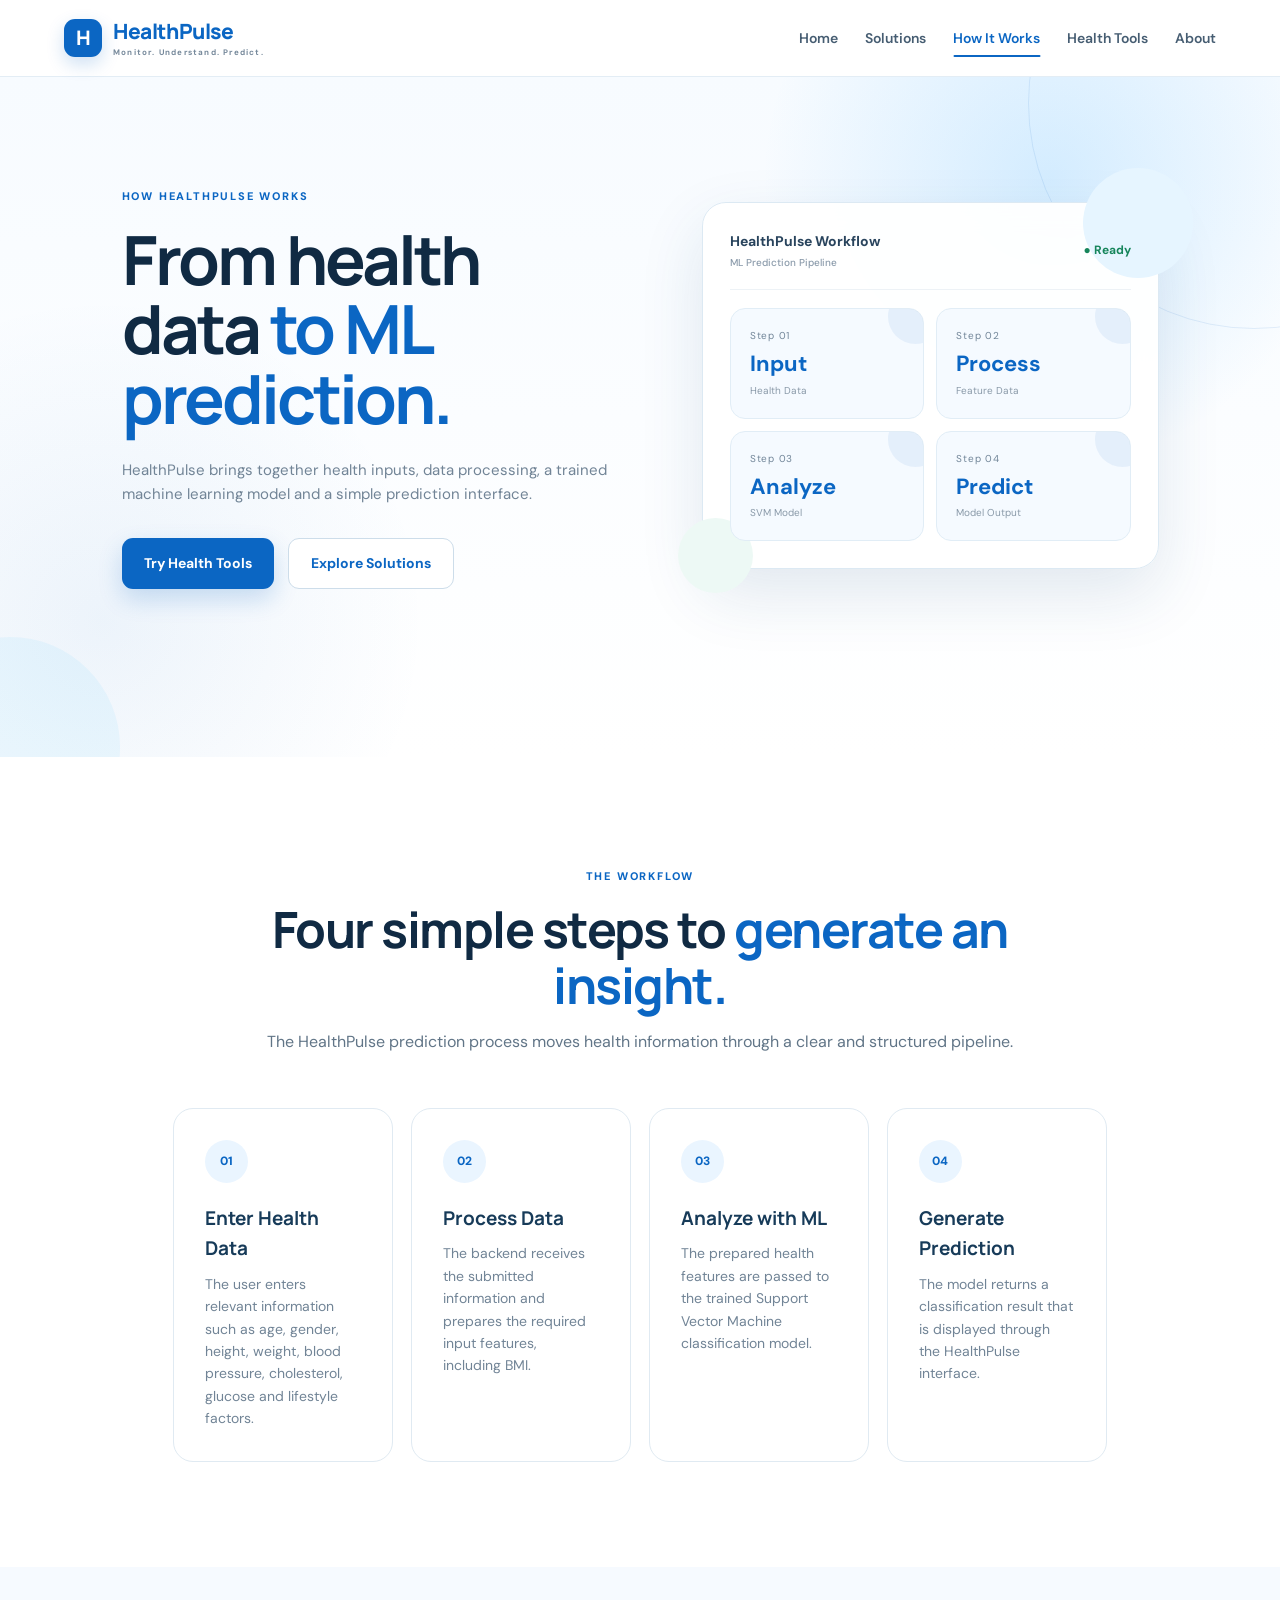
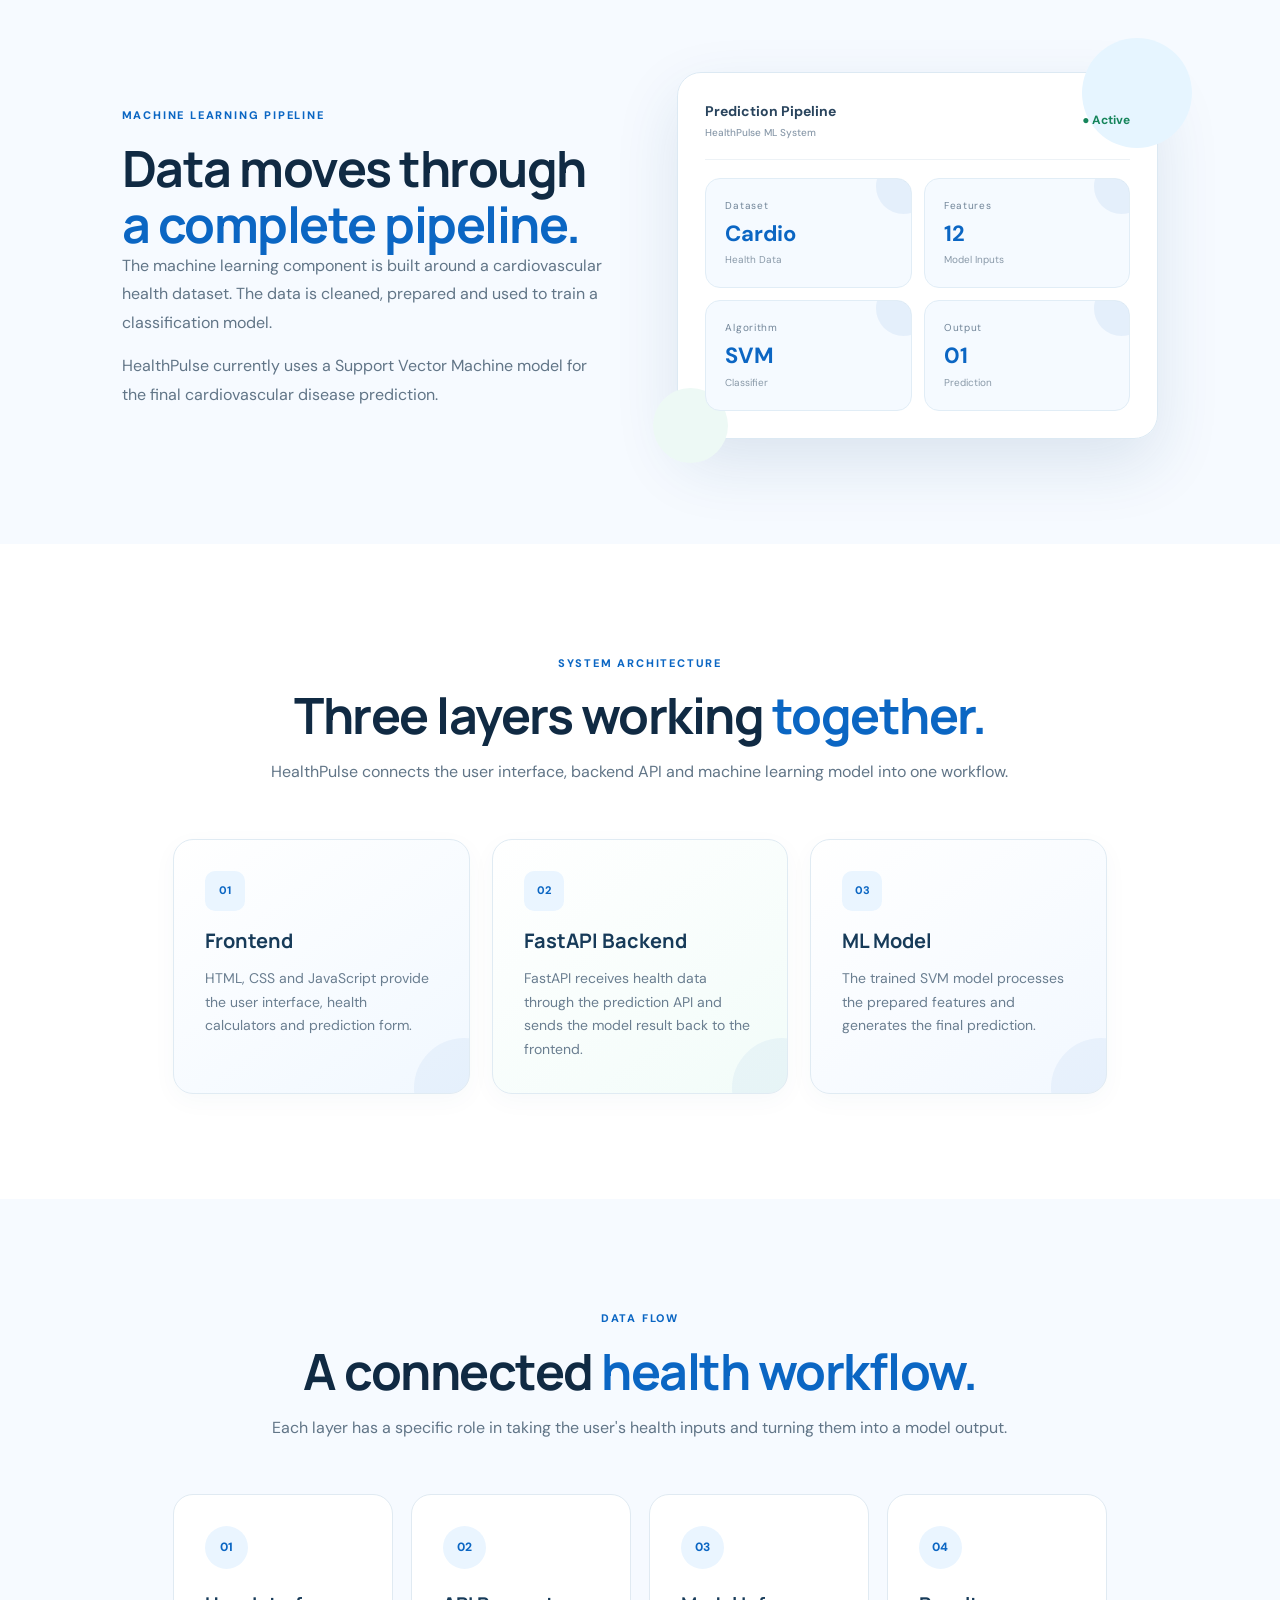
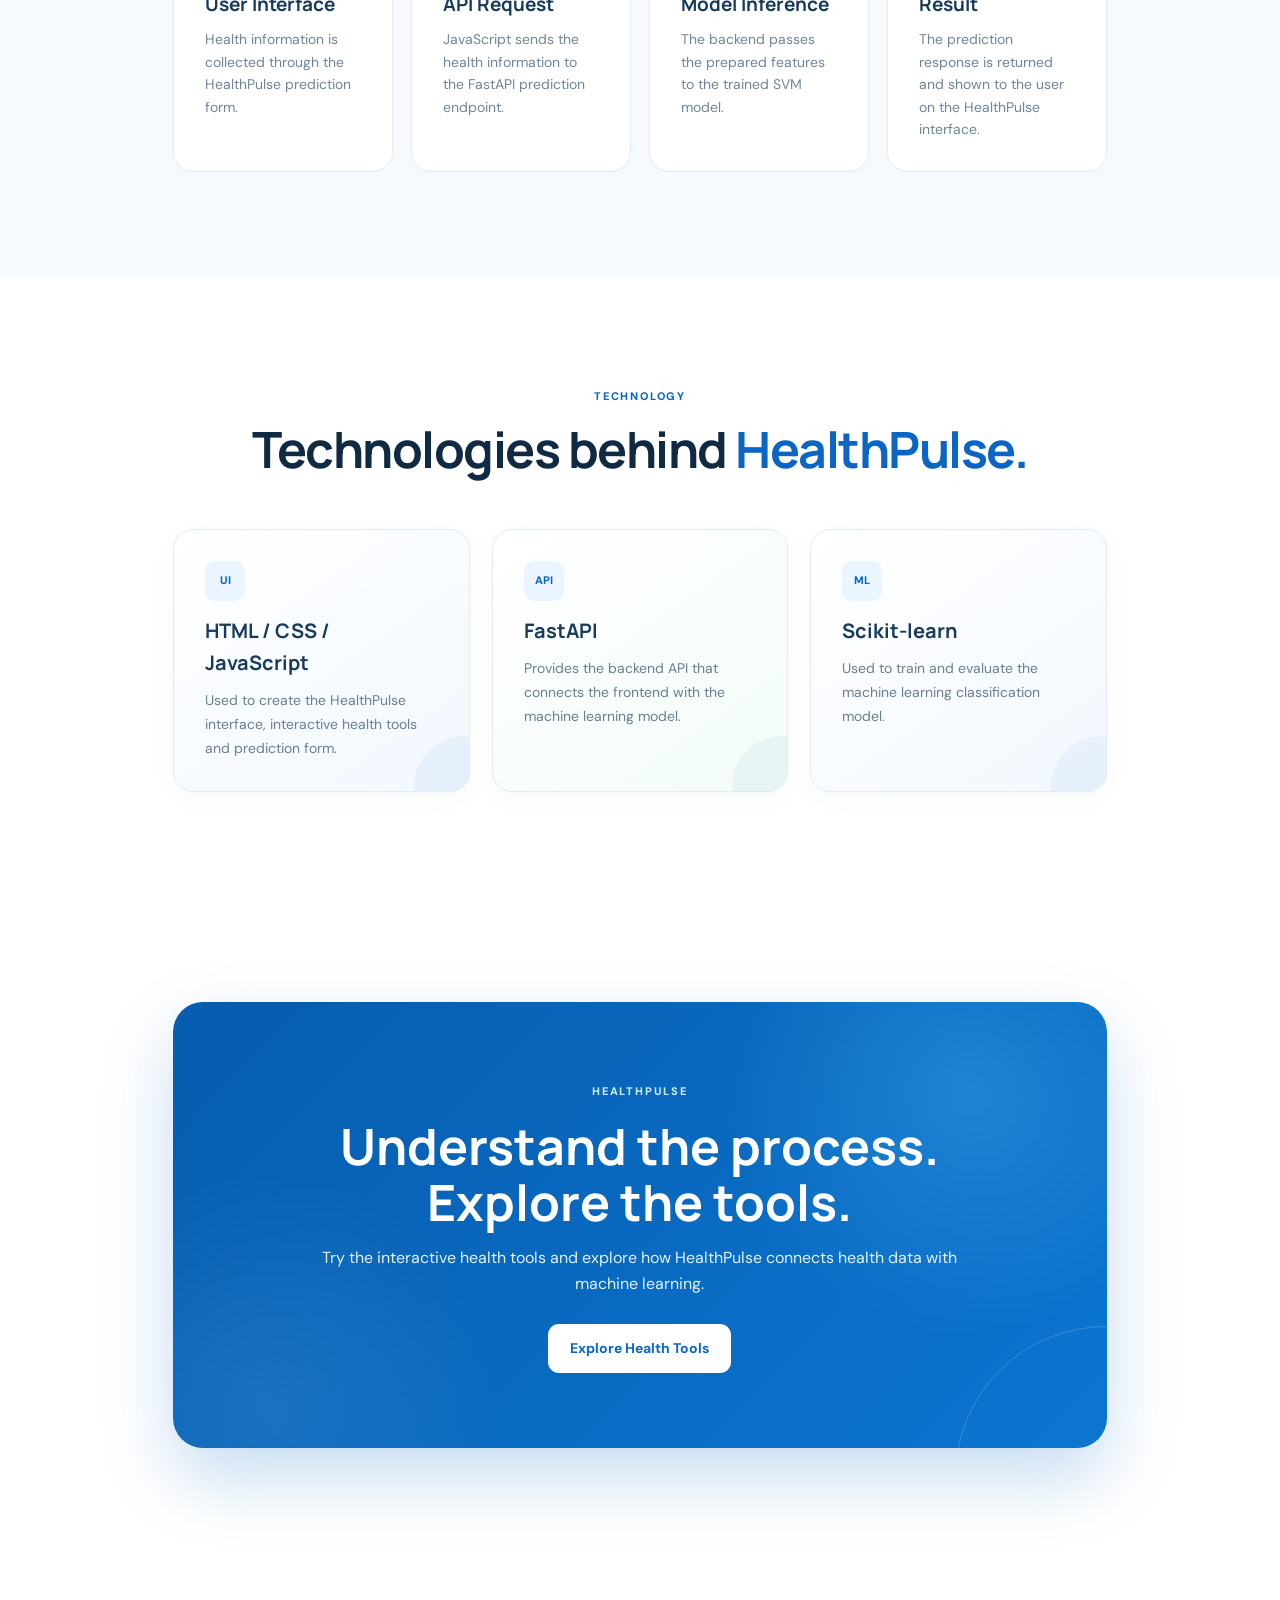
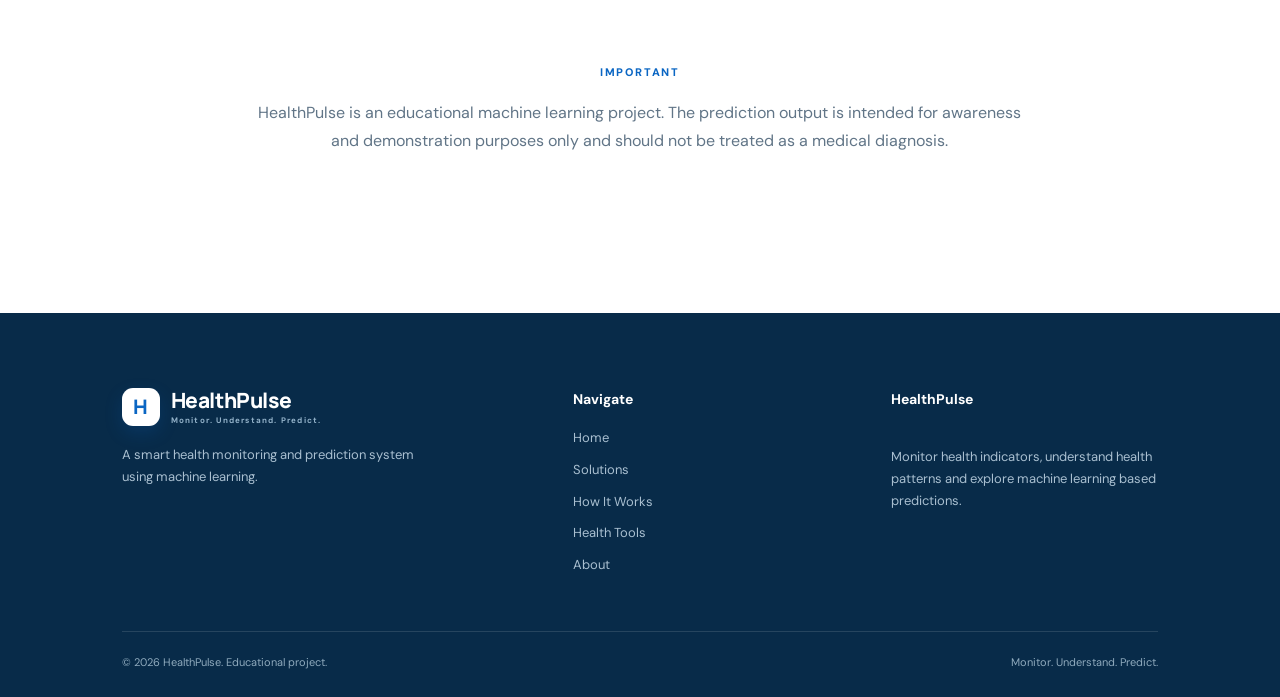
<file: frontend/how-it-works.html>
<!DOCTYPE html>
<html lang="en">

<head>
    <meta charset="UTF-8">
    <meta name="viewport" content="width=device-width, initial-scale=1.0">

    <title>How It Works | HealthPulse</title>

    <link rel="stylesheet" href="css/style.css">

    <link rel="preconnect" href="https://fonts.googleapis.com">
    <link rel="preconnect" href="https://fonts.gstatic.com" crossorigin>

    <link
        href="https://fonts.googleapis.com/css2?family=DM+Sans:wght@400;500;600;700&family=Manrope:wght@500;600;700;800&display=swap"
        rel="stylesheet">
</head>

<body>

    <!-- ================================
         NAVBAR
    ================================= -->

    <header class="navbar">

        <div class="container nav-container">

            <a href="index.html" class="logo">

                <span class="brand-mark">H</span>

                <span class="brand-text">
                    <strong>HealthPulse</strong>
                    <small>Monitor. Understand. Predict.</small>
                </span>

            </a>


            <nav class="nav-menu">

                <a href="index.html">
                    Home
                </a>

                <a href="solutions.html">
                    Solutions
                </a>

                <a href="how-it-works.html" class="active">
                    How It Works
                </a>

                <a href="tools.html">
                    Health Tools
                </a>

                <a href="about.html">
                    About
                </a>

            </nav>


            <button class="menu-toggle" aria-label="Open Menu">
                ☰
            </button>

        </div>


        <!-- Mobile Menu -->

        <div class="mobile-menu">

            <a href="index.html">Home</a>

            <a href="solutions.html">Solutions</a>

            <a href="how-it-works.html">How It Works</a>

            <a href="tools.html">Health Tools</a>

            <a href="about.html">About</a>

        </div>

    </header>


    <!-- ================================
         HERO
    ================================= -->

    <main>

        <section class="hero">

            <div class="container hero-grid">

                <div class="hero-content reveal">

                    <div class="eyebrow">
                        HOW HEALTHPULSE WORKS
                    </div>

                    <h1>
                        From health data
                        <span>to ML prediction.</span>
                    </h1>

                    <p>
                        HealthPulse brings together health inputs,
                        data processing, a trained machine learning model
                        and a simple prediction interface.
                    </p>


                    <div class="hero-buttons">

                        <a href="tools.html" class="btn-primary">
                            Try Health Tools
                        </a>

                        <a href="solutions.html" class="btn-secondary">
                            Explore Solutions
                        </a>

                    </div>

                </div>


                <!-- Workflow Dashboard -->

                <div class="dashboard reveal">

                    <div class="dash-top">

                        <div>
                            <strong>HealthPulse Workflow</strong>
                            <span>ML Prediction Pipeline</span>
                        </div>

                        <div class="status">
                            <span>●</span> Ready
                        </div>

                    </div>


                    <div class="metric-grid">

                        <div class="metric">

                            <span class="metric-label">
                                Step 01
                            </span>

                            <strong>Input</strong>

                            <small>
                                Health Data
                            </small>

                        </div>


                        <div class="metric">

                            <span class="metric-label">
                                Step 02
                            </span>

                            <strong>Process</strong>

                            <small>
                                Feature Data
                            </small>

                        </div>


                        <div class="metric">

                            <span class="metric-label">
                                Step 03
                            </span>

                            <strong>Analyze</strong>

                            <small>
                                SVM Model
                            </small>

                        </div>


                        <div class="metric">

                            <span class="metric-label">
                                Step 04
                            </span>

                            <strong>Predict</strong>

                            <small>
                                Model Output
                            </small>

                        </div>

                    </div>

                </div>

            </div>

        </section>


        <!-- ================================
             MAIN WORKFLOW
        ================================= -->

        <section class="section">

            <div class="container">

                <div class="section-heading reveal">

                    <div class="eyebrow">
                        THE WORKFLOW
                    </div>

                    <h2 class="section-title">
                        Four simple steps to
                        <span>generate an insight.</span>
                    </h2>

                    <p class="section-copy">
                        The HealthPulse prediction process moves health
                        information through a clear and structured pipeline.
                    </p>

                </div>


                <div class="steps">

                    <!-- Step 1 -->

                    <div class="step reveal">

                        <span>01</span>

                        <h3>
                            Enter Health Data
                        </h3>

                        <p>
                            The user enters relevant information such as
                            age, gender, height, weight, blood pressure,
                            cholesterol, glucose and lifestyle factors.
                        </p>

                    </div>


                    <!-- Step 2 -->

                    <div class="step reveal">

                        <span>02</span>

                        <h3>
                            Process Data
                        </h3>

                        <p>
                            The backend receives the submitted information
                            and prepares the required input features,
                            including BMI.
                        </p>

                    </div>


                    <!-- Step 3 -->

                    <div class="step reveal">

                        <span>03</span>

                        <h3>
                            Analyze with ML
                        </h3>

                        <p>
                            The prepared health features are passed to the
                            trained Support Vector Machine classification model.
                        </p>

                    </div>


                    <!-- Step 4 -->

                    <div class="step reveal">

                        <span>04</span>

                        <h3>
                            Generate Prediction
                        </h3>

                        <p>
                            The model returns a classification result that
                            is displayed through the HealthPulse interface.
                        </p>

                    </div>

                </div>

            </div>

        </section>


        <!-- ================================
             ML PIPELINE
        ================================= -->

        <section class="section section-soft">

            <div class="container split">

                <div class="reveal">

                    <div class="eyebrow">
                        MACHINE LEARNING PIPELINE
                    </div>

                    <h2 class="section-title">
                        Data moves through
                        <span>a complete pipeline.</span>
                    </h2>

                    <p class="section-copy">
                        The machine learning component is built around a
                        cardiovascular health dataset. The data is cleaned,
                        prepared and used to train a classification model.
                    </p>

                    <p class="section-copy">
                        HealthPulse currently uses a Support Vector Machine
                        model for the final cardiovascular disease prediction.
                    </p>

                </div>


                <div class="dashboard reveal">

                    <div class="dash-top">

                        <div>
                            <strong>Prediction Pipeline</strong>
                            <span>HealthPulse ML System</span>
                        </div>

                        <div class="status">
                            <span>●</span> Active
                        </div>

                    </div>


                    <div class="metric-grid">

                        <div class="metric">

                            <span class="metric-label">
                                Dataset
                            </span>

                            <strong>Cardio</strong>

                            <small>
                                Health Data
                            </small>

                        </div>


                        <div class="metric">

                            <span class="metric-label">
                                Features
                            </span>

                            <strong>12</strong>

                            <small>
                                Model Inputs
                            </small>

                        </div>


                        <div class="metric">

                            <span class="metric-label">
                                Algorithm
                            </span>

                            <strong>SVM</strong>

                            <small>
                                Classifier
                            </small>

                        </div>


                        <div class="metric">

                            <span class="metric-label">
                                Output
                            </span>

                            <strong>01</strong>

                            <small>
                                Prediction
                            </small>

                        </div>

                    </div>

                </div>

            </div>

        </section>


        <!-- ================================
             SYSTEM ARCHITECTURE
        ================================= -->

        <section class="section">

            <div class="container">

                <div class="section-heading reveal">

                    <div class="eyebrow">
                        SYSTEM ARCHITECTURE
                    </div>

                    <h2 class="section-title">
                        Three layers working
                        <span>together.</span>
                    </h2>

                    <p class="section-copy">
                        HealthPulse connects the user interface, backend API
                        and machine learning model into one workflow.
                    </p>

                </div>


                <div class="cards">

                    <!-- Frontend -->

                    <div class="card reveal">

                        <span class="card-number">
                            01
                        </span>

                        <h3>
                            Frontend
                        </h3>

                        <p>
                            HTML, CSS and JavaScript provide the user
                            interface, health calculators and prediction form.
                        </p>

                    </div>


                    <!-- Backend -->

                    <div class="card reveal">

                        <span class="card-number">
                            02
                        </span>

                        <h3>
                            FastAPI Backend
                        </h3>

                        <p>
                            FastAPI receives health data through the prediction
                            API and sends the model result back to the frontend.
                        </p>

                    </div>


                    <!-- ML -->

                    <div class="card reveal">

                        <span class="card-number">
                            03
                        </span>

                        <h3>
                            ML Model
                        </h3>

                        <p>
                            The trained SVM model processes the prepared
                            features and generates the final prediction.
                        </p>

                    </div>

                </div>

            </div>

        </section>


        <!-- ================================
             DATA FLOW
        ================================= -->

        <section class="section section-soft">

            <div class="container">

                <div class="section-heading reveal">

                    <div class="eyebrow">
                        DATA FLOW
                    </div>

                    <h2 class="section-title">
                        A connected
                        <span>health workflow.</span>
                    </h2>

                    <p class="section-copy">
                        Each layer has a specific role in taking the user's
                        health inputs and turning them into a model output.
                    </p>

                </div>


                <div class="steps">

                    <div class="step reveal">

                        <span>01</span>

                        <h3>
                            User Interface
                        </h3>

                        <p>
                            Health information is collected through the
                            HealthPulse prediction form.
                        </p>

                    </div>


                    <div class="step reveal">

                        <span>02</span>

                        <h3>
                            API Request
                        </h3>

                        <p>
                            JavaScript sends the health information to the
                            FastAPI prediction endpoint.
                        </p>

                    </div>


                    <div class="step reveal">

                        <span>03</span>

                        <h3>
                            Model Inference
                        </h3>

                        <p>
                            The backend passes the prepared features to
                            the trained SVM model.
                        </p>

                    </div>


                    <div class="step reveal">

                        <span>04</span>

                        <h3>
                            Result
                        </h3>

                        <p>
                            The prediction response is returned and shown
                            to the user on the HealthPulse interface.
                        </p>

                    </div>

                </div>

            </div>

        </section>


        <!-- ================================
             TECHNOLOGY
        ================================= -->

        <section class="section">

            <div class="container">

                <div class="section-heading reveal">

                    <div class="eyebrow">
                        TECHNOLOGY
                    </div>

                    <h2 class="section-title">
                        Technologies behind
                        <span>HealthPulse.</span>
                    </h2>

                </div>


                <div class="cards">

                    <div class="card reveal">

                        <span class="card-number">
                            UI
                        </span>

                        <h3>
                            HTML / CSS / JavaScript
                        </h3>

                        <p>
                            Used to create the HealthPulse interface,
                            interactive health tools and prediction form.
                        </p>

                    </div>


                    <div class="card reveal">

                        <span class="card-number">
                            API
                        </span>

                        <h3>
                            FastAPI
                        </h3>

                        <p>
                            Provides the backend API that connects the
                            frontend with the machine learning model.
                        </p>

                    </div>


                    <div class="card reveal">

                        <span class="card-number">
                            ML
                        </span>

                        <h3>
                            Scikit-learn
                        </h3>

                        <p>
                            Used to train and evaluate the machine learning
                            classification model.
                        </p>

                    </div>

                </div>

            </div>

        </section>


        <!-- ================================
             DISCLAIMER / CTA
        ================================= -->

        <section class="section">

            <div class="container">

                <div class="cta reveal">

                    <div class="cta-box">

                        <div>

                            <div class="eyebrow">
                                HEALTHPULSE
                            </div>

                            <h2>
                                Understand the process.
                                Explore the tools.
                            </h2>

                            <p>
                                Try the interactive health tools and explore
                                how HealthPulse connects health data with
                                machine learning.
                            </p>

                        </div>


                        <a href="tools.html" class="btn-white">
                            Explore Health Tools
                        </a>

                    </div>

                </div>

            </div>

        </section>


        <!-- ================================
             DISCLAIMER
        ================================= -->

        <section class="section">

            <div class="container">

                <div class="section-heading reveal">

                    <div class="eyebrow">
                        IMPORTANT
                    </div>

                    <p class="section-copy">
                        HealthPulse is an educational machine learning project.
                        The prediction output is intended for awareness and
                        demonstration purposes only and should not be treated
                        as a medical diagnosis.
                    </p>

                </div>

            </div>

        </section>

    </main>


    <!-- ================================
         FOOTER
    ================================= -->

    <footer class="footer">

        <div class="container footer-grid">

            <div class="footer-logo">

                <a href="index.html" class="logo">

                    <span class="brand-mark">H</span>

                    <span class="brand-text">
                        <strong>HealthPulse</strong>
                        <small>Monitor. Understand. Predict.</small>
                    </span>

                </a>

                <p>
                    A smart health monitoring and prediction system
                    using machine learning.
                </p>

            </div>


            <div class="footer-col">

                <h4>
                    Navigate
                </h4>

                <a href="index.html">Home</a>

                <a href="solutions.html">Solutions</a>

                <a href="how-it-works.html">How It Works</a>

                <a href="tools.html">Health Tools</a>

                <a href="about.html">About</a>

            </div>


            <div class="footer-col">

                <h4>
                    HealthPulse
                </h4>

                <p>
                    Monitor health indicators, understand health patterns
                    and explore machine learning based predictions.
                </p>

            </div>

        </div>


        <div class="container footer-bottom">

            <p>
                © 2026 HealthPulse. Educational project.
            </p>

            <p>
                Monitor. Understand. Predict.
            </p>

        </div>

    </footer>


    <script src="js/script.js"></script>

</body>

</html>
</file>
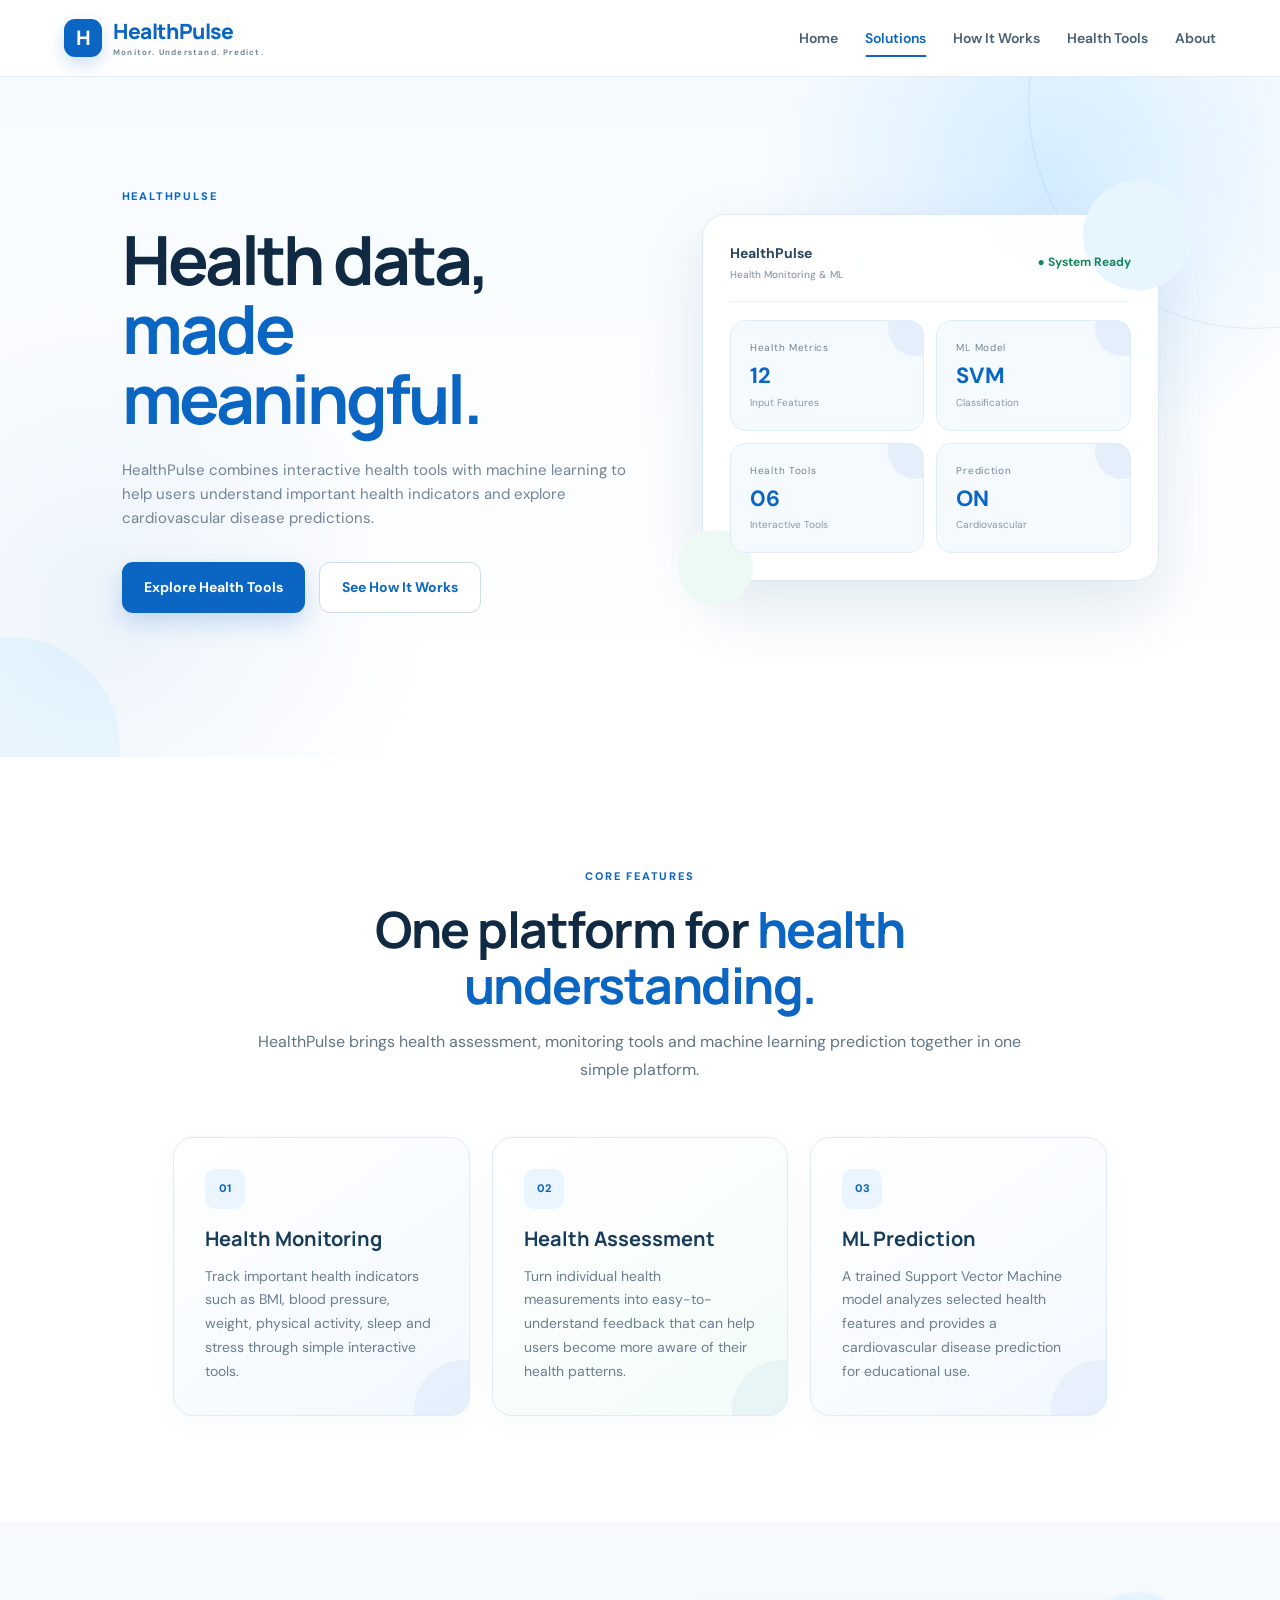
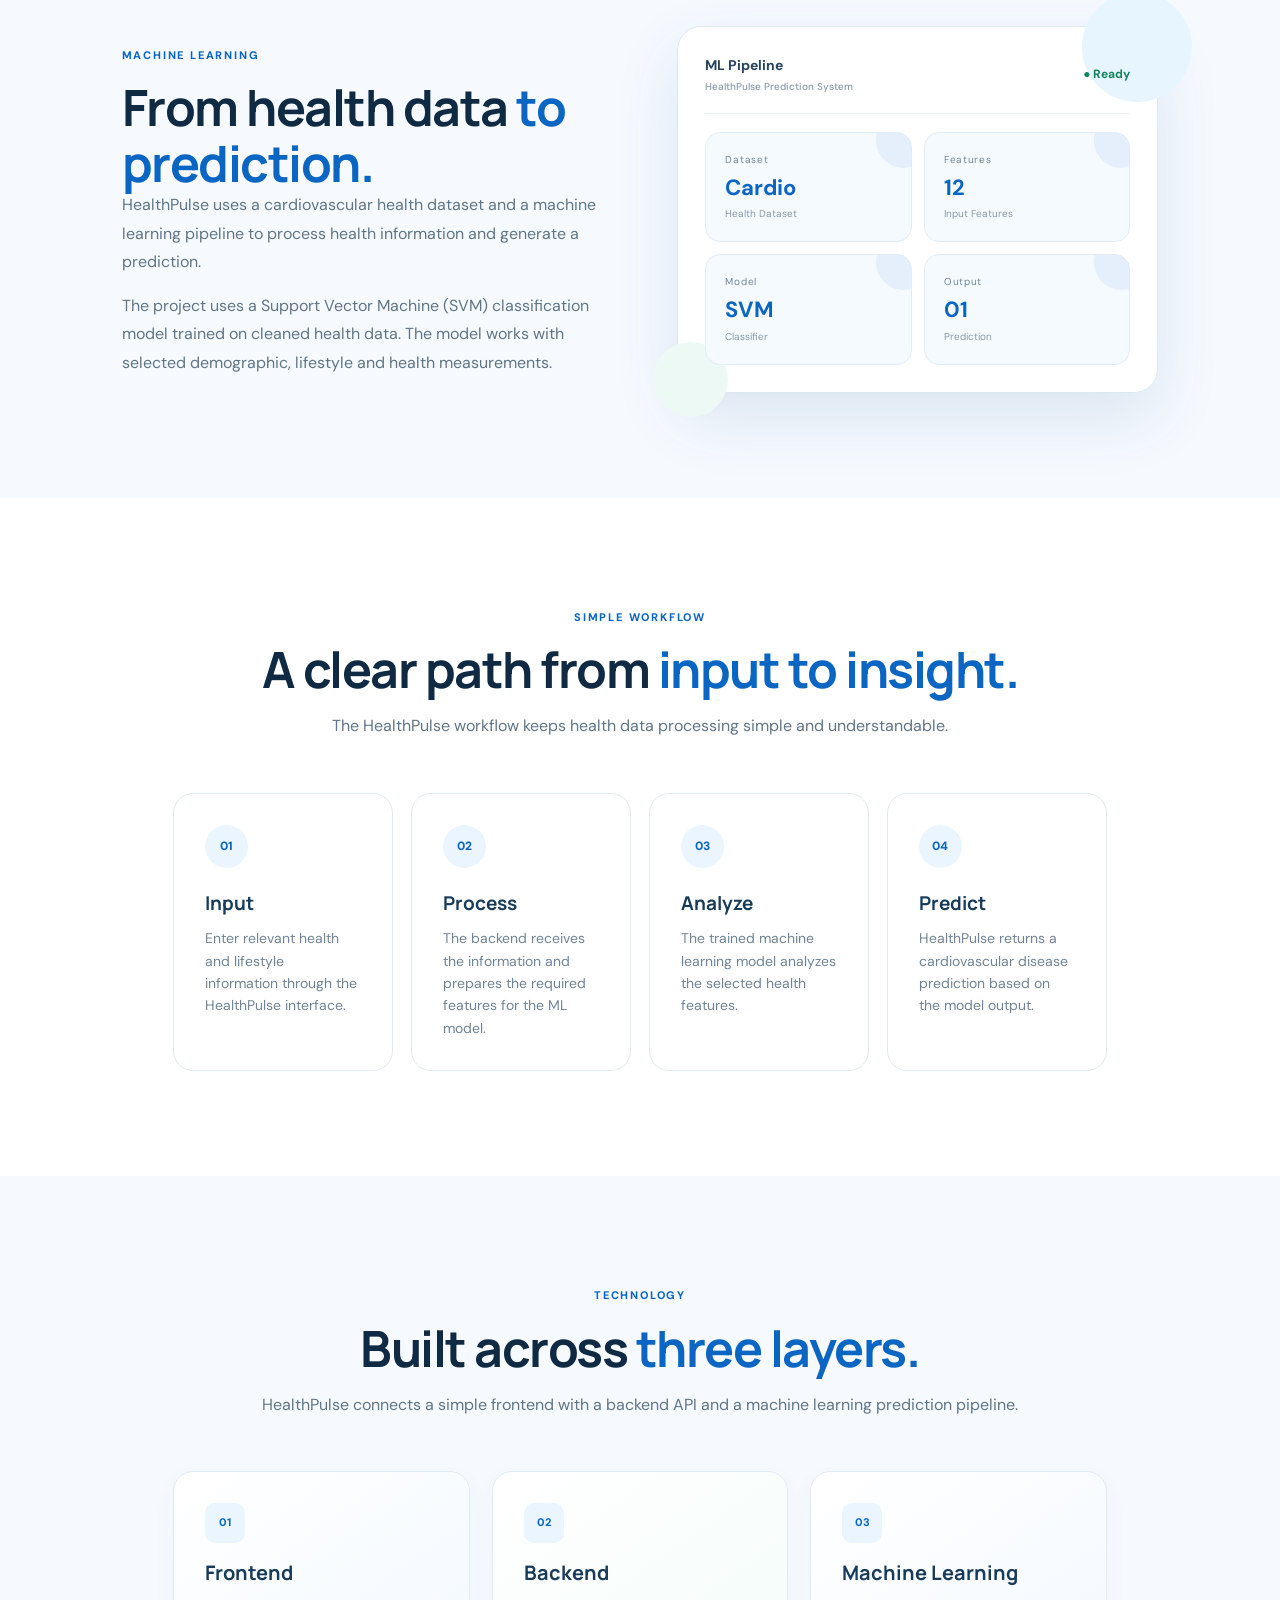
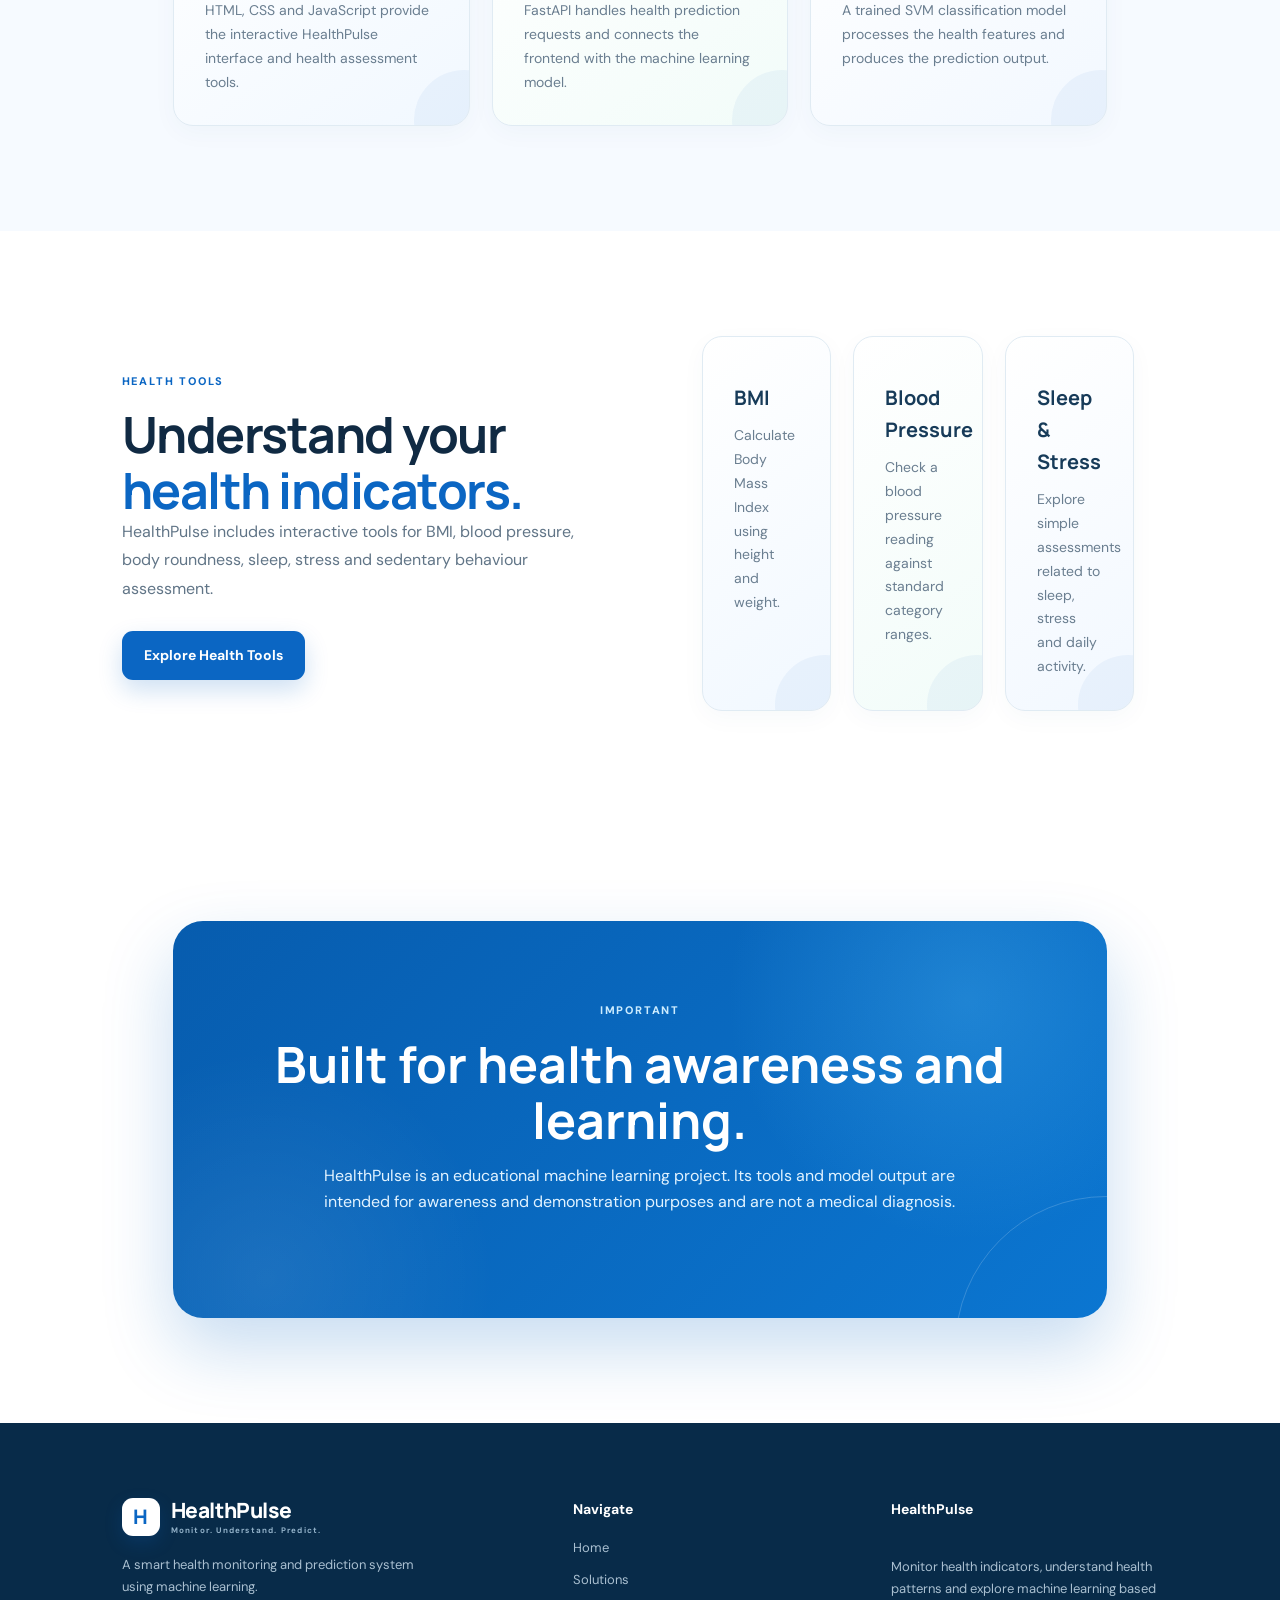
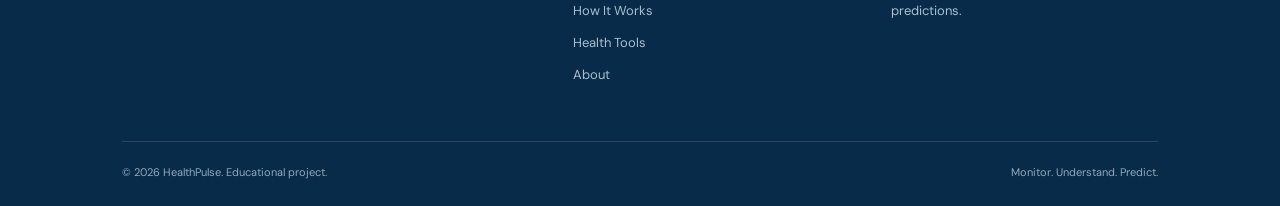
<file: frontend/solutions.html>
<!DOCTYPE html>
<html lang="en">

<head>
    <meta charset="UTF-8">
    <meta name="viewport" content="width=device-width, initial-scale=1.0">

    <title>Solutions | HealthPulse</title>

    <link rel="stylesheet" href="css/style.css">

    <link rel="preconnect" href="https://fonts.googleapis.com">
    <link rel="preconnect" href="https://fonts.gstatic.com" crossorigin>

    <link
        href="https://fonts.googleapis.com/css2?family=DM+Sans:wght@400;500;600;700&family=Manrope:wght@500;600;700;800&display=swap"
        rel="stylesheet">
</head>

<body>

    <!-- ================================
         NAVBAR
    ================================= -->

    <header class="navbar">

        <div class="container nav-container">

            <a href="index.html" class="logo">

                <span class="brand-mark">H</span>

                <span class="brand-text">
                    <strong>HealthPulse</strong>
                    <small>Monitor. Understand. Predict.</small>
                </span>

            </a>


            <nav class="nav-menu">

                <a href="index.html">Home</a>

                <a href="solutions.html" class="active">
                    Solutions
                </a>

                <a href="how-it-works.html">
                    How It Works
                </a>

                <a href="tools.html">
                    Health Tools
                </a>

                <a href="about.html">
                    About
                </a>

            </nav>


            <button class="menu-toggle" aria-label="Open Menu">
                ☰
            </button>

        </div>


        <!-- Mobile Menu -->

        <div class="mobile-menu">

            <a href="index.html">Home</a>

            <a href="solutions.html">Solutions</a>

            <a href="how-it-works.html">How It Works</a>

            <a href="tools.html">Health Tools</a>

            <a href="about.html">About</a>

        </div>

    </header>


    <!-- ================================
         HERO
    ================================= -->

    <main>

        <section class="hero">

            <div class="container hero-grid">

                <div class="hero-content reveal">

                    <div class="eyebrow">
                        HEALTHPULSE
                    </div>

                    <h1>
                        Health data,
                        <span>made meaningful.</span>
                    </h1>

                    <p>
                        HealthPulse combines interactive health tools with
                        machine learning to help users understand important
                        health indicators and explore cardiovascular disease
                        predictions.
                    </p>


                    <div class="hero-buttons">

                        <a href="tools.html" class="btn-primary">
                            Explore Health Tools
                        </a>

                        <a href="how-it-works.html" class="btn-secondary">
                            See How It Works
                        </a>

                    </div>

                </div>


                <!-- Dashboard -->

                <div class="dashboard reveal">

                    <div class="dash-top">

                        <div>
                            <strong>HealthPulse</strong>
                            <span>Health Monitoring & ML</span>
                        </div>

                        <div class="status">
                            <span>●</span> System Ready
                        </div>

                    </div>


                    <div class="metric-grid">

                        <div class="metric">

                            <span class="metric-label">
                                Health Metrics
                            </span>

                            <strong>12</strong>

                            <small>
                                Input Features
                            </small>

                        </div>


                        <div class="metric">

                            <span class="metric-label">
                                ML Model
                            </span>

                            <strong>SVM</strong>

                            <small>
                                Classification
                            </small>

                        </div>


                        <div class="metric">

                            <span class="metric-label">
                                Health Tools
                            </span>

                            <strong>06</strong>

                            <small>
                                Interactive Tools
                            </small>

                        </div>


                        <div class="metric">

                            <span class="metric-label">
                                Prediction
                            </span>

                            <strong>ON</strong>

                            <small>
                                Cardiovascular
                            </small>

                        </div>

                    </div>

                </div>

            </div>

        </section>


        <!-- ================================
             CORE FEATURES
        ================================= -->

        <section class="section">

            <div class="container">

                <div class="section-heading reveal">

                    <div class="eyebrow">
                        CORE FEATURES
                    </div>

                    <h2 class="section-title">
                        One platform for
                        <span>health understanding.</span>
                    </h2>

                    <p class="section-copy">
                        HealthPulse brings health assessment, monitoring
                        tools and machine learning prediction together
                        in one simple platform.
                    </p>

                </div>


                <div class="cards">

                    <!-- Card 1 -->

                    <div class="card reveal">

                        <span class="card-number">
                            01
                        </span>

                        <h3>
                            Health Monitoring
                        </h3>

                        <p>
                            Track important health indicators such as
                            BMI, blood pressure, weight, physical activity,
                            sleep and stress through simple interactive tools.
                        </p>

                    </div>


                    <!-- Card 2 -->

                    <div class="card reveal">

                        <span class="card-number">
                            02
                        </span>

                        <h3>
                            Health Assessment
                        </h3>

                        <p>
                            Turn individual health measurements into
                            easy-to-understand feedback that can help users
                            become more aware of their health patterns.
                        </p>

                    </div>


                    <!-- Card 3 -->

                    <div class="card reveal">

                        <span class="card-number">
                            03
                        </span>

                        <h3>
                            ML Prediction
                        </h3>

                        <p>
                            A trained Support Vector Machine model analyzes
                            selected health features and provides a
                            cardiovascular disease prediction for educational use.
                        </p>

                    </div>

                </div>

            </div>

        </section>


        <!-- ================================
             MACHINE LEARNING
        ================================= -->

        <section class="section section-soft">

            <div class="container split">

                <div class="reveal">

                    <div class="eyebrow">
                        MACHINE LEARNING
                    </div>

                    <h2 class="section-title">
                        From health data
                        <span>to prediction.</span>
                    </h2>

                    <p class="section-copy">
                        HealthPulse uses a cardiovascular health dataset
                        and a machine learning pipeline to process health
                        information and generate a prediction.
                    </p>

                    <p class="section-copy">
                        The project uses a Support Vector Machine (SVM)
                        classification model trained on cleaned health data.
                        The model works with selected demographic,
                        lifestyle and health measurements.
                    </p>

                </div>


                <div class="dashboard reveal">

                    <div class="dash-top">

                        <div>
                            <strong>ML Pipeline</strong>
                            <span>HealthPulse Prediction System</span>
                        </div>

                        <div class="status">
                            <span>●</span> Ready
                        </div>

                    </div>


                    <div class="metric-grid">

                        <div class="metric">

                            <span class="metric-label">
                                Dataset
                            </span>

                            <strong>Cardio</strong>

                            <small>
                                Health Dataset
                            </small>

                        </div>


                        <div class="metric">

                            <span class="metric-label">
                                Features
                            </span>

                            <strong>12</strong>

                            <small>
                                Input Features
                            </small>

                        </div>


                        <div class="metric">

                            <span class="metric-label">
                                Model
                            </span>

                            <strong>SVM</strong>

                            <small>
                                Classifier
                            </small>

                        </div>


                        <div class="metric">

                            <span class="metric-label">
                                Output
                            </span>

                            <strong>01</strong>

                            <small>
                                Prediction
                            </small>

                        </div>

                    </div>

                </div>

            </div>

        </section>


        <!-- ================================
             HOW SOLUTION WORKS
        ================================= -->

        <section class="section">

            <div class="container">

                <div class="section-heading reveal">

                    <div class="eyebrow">
                        SIMPLE WORKFLOW
                    </div>

                    <h2 class="section-title">
                        A clear path from
                        <span>input to insight.</span>
                    </h2>

                    <p class="section-copy">
                        The HealthPulse workflow keeps health data processing
                        simple and understandable.
                    </p>

                </div>


                <div class="steps">

                    <div class="step reveal">

                        <span>01</span>

                        <h3>
                            Input
                        </h3>

                        <p>
                            Enter relevant health and lifestyle information
                            through the HealthPulse interface.
                        </p>

                    </div>


                    <div class="step reveal">

                        <span>02</span>

                        <h3>
                            Process
                        </h3>

                        <p>
                            The backend receives the information and prepares
                            the required features for the ML model.
                        </p>

                    </div>


                    <div class="step reveal">

                        <span>03</span>

                        <h3>
                            Analyze
                        </h3>

                        <p>
                            The trained machine learning model analyzes
                            the selected health features.
                        </p>

                    </div>


                    <div class="step reveal">

                        <span>04</span>

                        <h3>
                            Predict
                        </h3>

                        <p>
                            HealthPulse returns a cardiovascular disease
                            prediction based on the model output.
                        </p>

                    </div>

                </div>

            </div>

        </section>


        <!-- ================================
             TECHNOLOGY
        ================================= -->

        <section class="section section-soft">

            <div class="container">

                <div class="section-heading reveal">

                    <div class="eyebrow">
                        TECHNOLOGY
                    </div>

                    <h2 class="section-title">
                        Built across
                        <span>three layers.</span>
                    </h2>

                    <p class="section-copy">
                        HealthPulse connects a simple frontend with a backend
                        API and a machine learning prediction pipeline.
                    </p>

                </div>


                <div class="cards">

                    <div class="card reveal">

                        <span class="card-number">
                            01
                        </span>

                        <h3>
                            Frontend
                        </h3>

                        <p>
                            HTML, CSS and JavaScript provide the interactive
                            HealthPulse interface and health assessment tools.
                        </p>

                    </div>


                    <div class="card reveal">

                        <span class="card-number">
                            02
                        </span>

                        <h3>
                            Backend
                        </h3>

                        <p>
                            FastAPI handles health prediction requests and
                            connects the frontend with the machine learning model.
                        </p>

                    </div>


                    <div class="card reveal">

                        <span class="card-number">
                            03
                        </span>

                        <h3>
                            Machine Learning
                        </h3>

                        <p>
                            A trained SVM classification model processes the
                            health features and produces the prediction output.
                        </p>

                    </div>

                </div>

            </div>

        </section>


        <!-- ================================
             HEALTH TOOLS
        ================================= -->

        <section class="section">

            <div class="container split">

                <div class="reveal">

                    <div class="eyebrow">
                        HEALTH TOOLS
                    </div>

                    <h2 class="section-title">
                        Understand your
                        <span>health indicators.</span>
                    </h2>

                    <p class="section-copy">
                        HealthPulse includes interactive tools for BMI,
                        blood pressure, body roundness, sleep, stress and
                        sedentary behaviour assessment.
                    </p>

                    <a href="tools.html" class="btn-primary">
                        Explore Health Tools
                    </a>

                </div>


                <div class="cards reveal">

                    <div class="card">

                        <h3>
                            BMI
                        </h3>

                        <p>
                            Calculate Body Mass Index using height and weight.
                        </p>

                    </div>


                    <div class="card">

                        <h3>
                            Blood Pressure
                        </h3>

                        <p>
                            Check a blood pressure reading against standard
                            category ranges.
                        </p>

                    </div>


                    <div class="card">

                        <h3>
                            Sleep & Stress
                        </h3>

                        <p>
                            Explore simple assessments related to sleep,
                            stress and daily activity.
                        </p>

                    </div>

                </div>

            </div>

        </section>


        <!-- ================================
             DISCLAIMER
        ================================= -->

        <section class="section">

            <div class="container">

                <div class="cta reveal">

                    <div class="cta-box">

                        <div>

                            <div class="eyebrow">
                                IMPORTANT
                            </div>

                            <h2>
                                Built for health awareness
                                and learning.
                            </h2>

                            <p>
                                HealthPulse is an educational machine learning
                                project. Its tools and model output are intended
                                for awareness and demonstration purposes and
                                are not a medical diagnosis.
                            </p>

                        </div>

                    </div>

                </div>

            </div>

        </section>


    </main>


    <!-- ================================
         FOOTER
    ================================= -->

    <footer class="footer">

        <div class="container footer-grid">

            <div class="footer-logo">

                <a href="index.html" class="logo">

                    <span class="brand-mark">H</span>

                    <span class="brand-text">
                        <strong>HealthPulse</strong>
                        <small>Monitor. Understand. Predict.</small>
                    </span>

                </a>

                <p>
                    A smart health monitoring and prediction system
                    using machine learning.
                </p>

            </div>


            <div class="footer-col">

                <h4>
                    Navigate
                </h4>

                <a href="index.html">Home</a>

                <a href="solutions.html">Solutions</a>

                <a href="how-it-works.html">How It Works</a>

                <a href="tools.html">Health Tools</a>

                <a href="about.html">About</a>

            </div>


            <div class="footer-col">

                <h4>
                    HealthPulse
                </h4>

                <p>
                    Monitor health indicators, understand health patterns
                    and explore machine learning based predictions.
                </p>

            </div>

        </div>


        <div class="container footer-bottom">

            <p>
                © 2026 HealthPulse. Educational project.
            </p>

            <p>
                Monitor. Understand. Predict.
            </p>

        </div>

    </footer>


    <!-- ================================
         JAVASCRIPT
    ================================= -->

    <script src="js/script.js"></script>

</body>

</html>
</file>
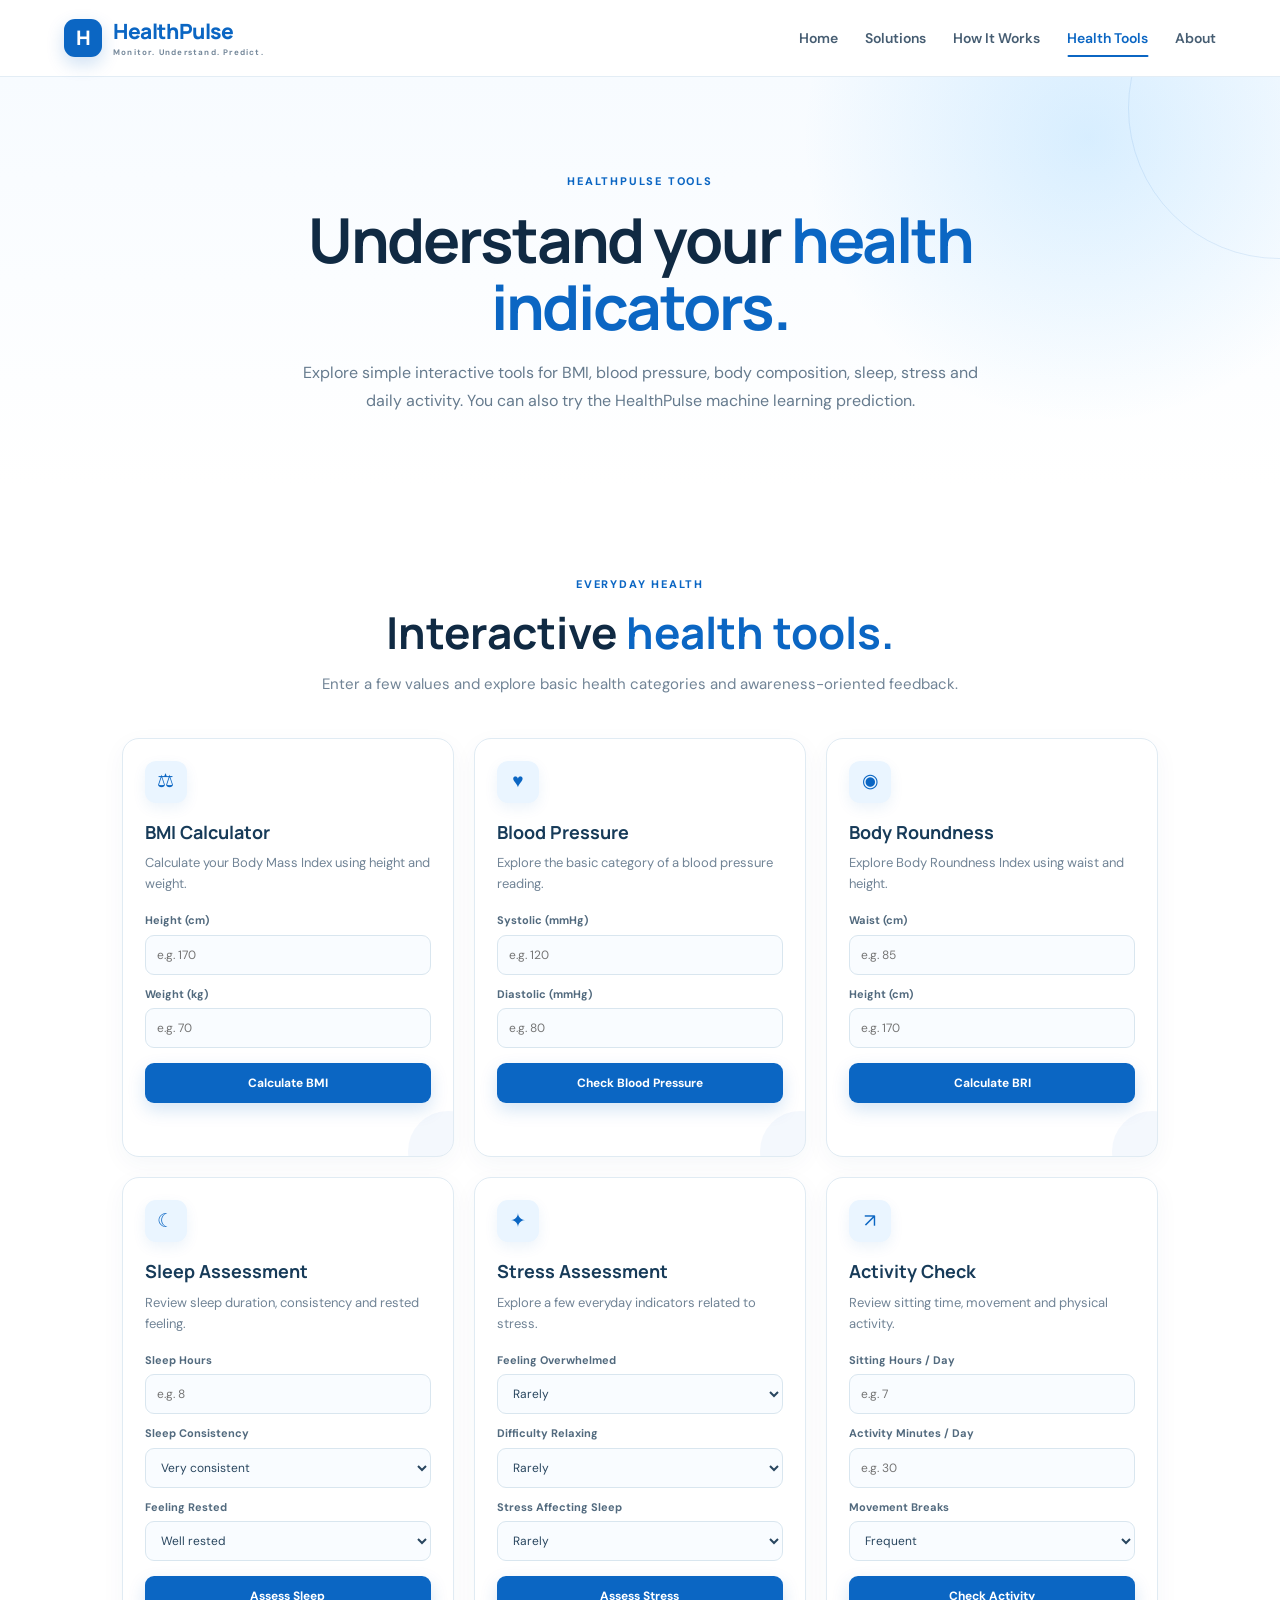
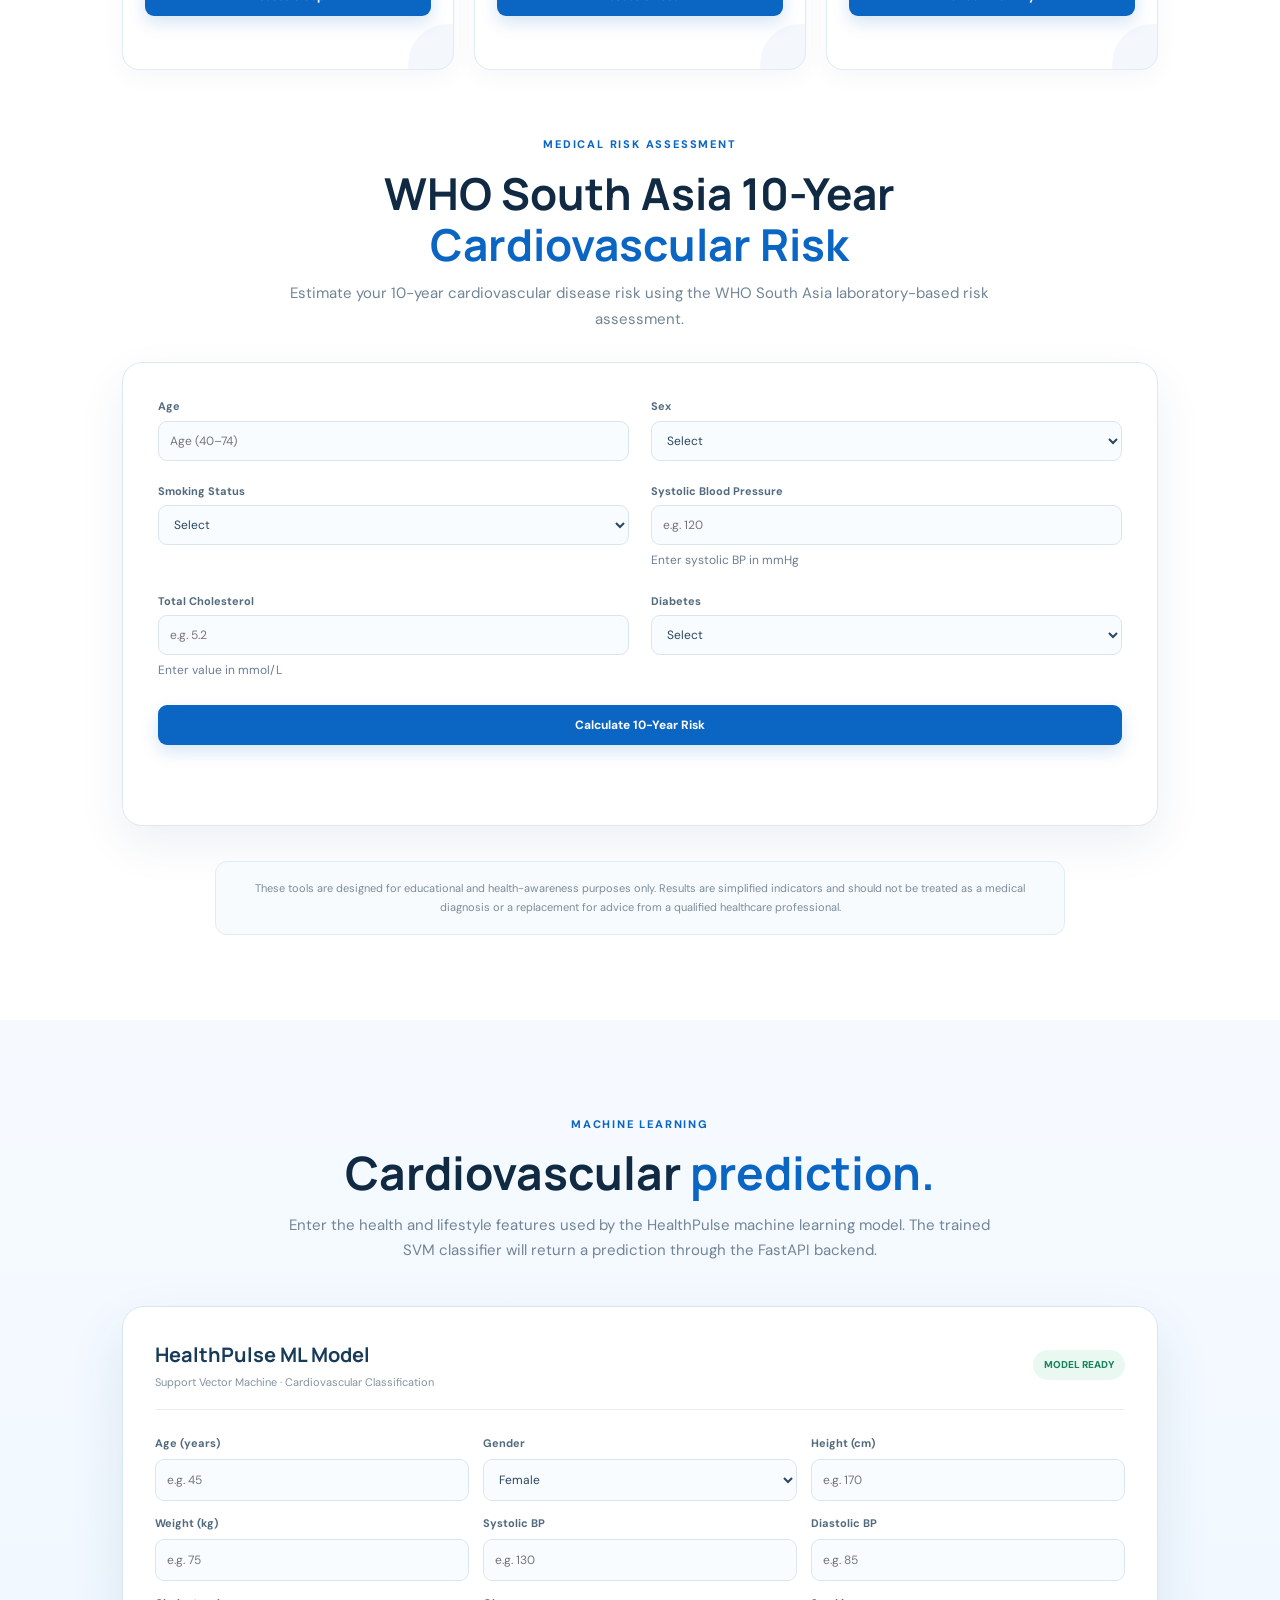
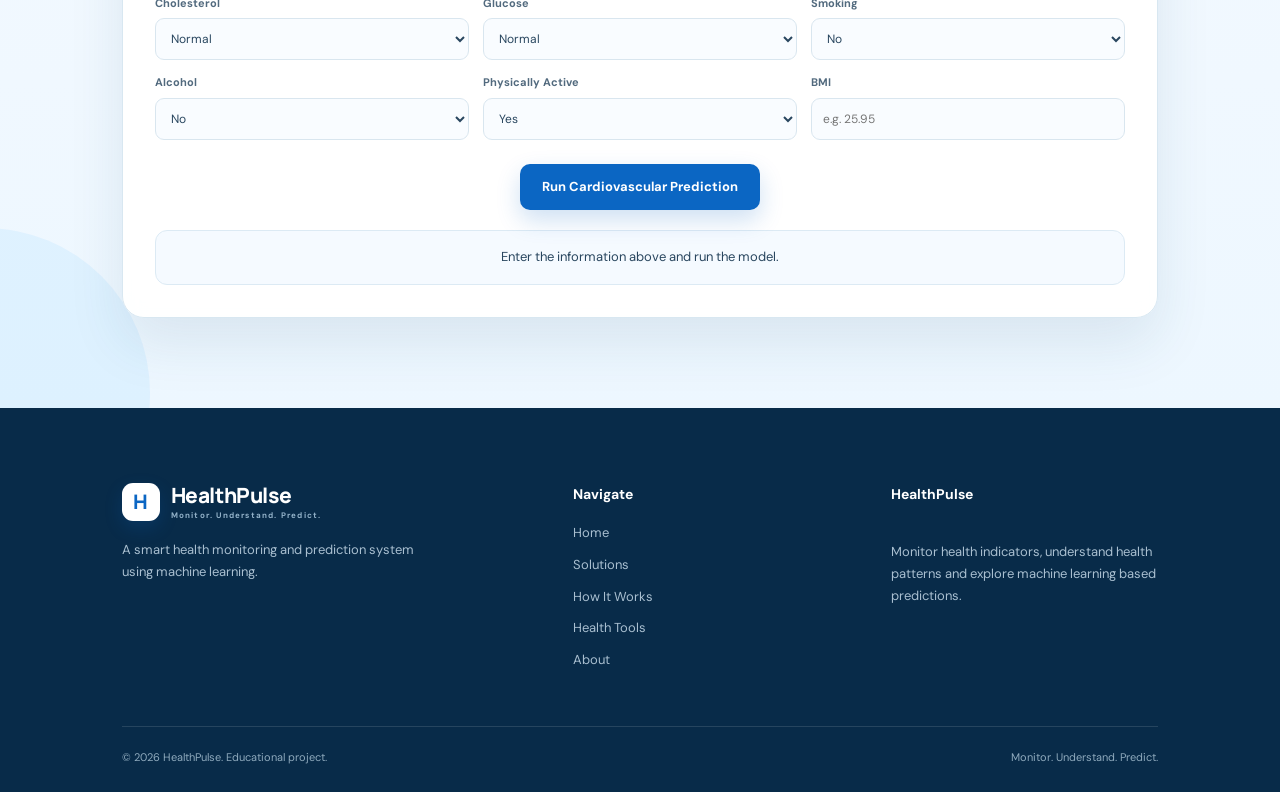
<file: frontend/tools.html>
<!DOCTYPE html>
<html lang="en">

<head>
    <meta charset="UTF-8">
    <meta name="viewport" content="width=device-width, initial-scale=1.0">

    <title>Health Tools | HealthPulse</title>

    <link rel="stylesheet" href="css/style.css">

    <link rel="preconnect" href="https://fonts.googleapis.com">
    <link rel="preconnect" href="https://fonts.gstatic.com" crossorigin>

    <link
        href="https://fonts.googleapis.com/css2?family=DM+Sans:wght@400;500;600;700&family=Manrope:wght@500;600;700;800&display=swap"
        rel="stylesheet">

    <style>

        /* =====================================================
           HEALTH TOOLS PAGE
           ===================================================== */

        .tools-hero {
            position: relative;

            padding: 90px 5% 70px;

            overflow: hidden;

            background:
                radial-gradient(
                    circle at 85% 15%,
                    rgba(45, 166, 255, 0.16),
                    transparent 25%
                ),
                linear-gradient(
                    180deg,
                    #f7fbff 0%,
                    #ffffff 100%
                );

            text-align: center;
        }

        .tools-hero::before {
            content: "";

            position: absolute;

            width: 300px;
            height: 300px;

            right: -150px;
            top: -120px;

            border-radius: 50%;

            border: 1px solid rgba(11, 102, 195, 0.10);

            animation: slowRotate 18s linear infinite;
        }

        .tools-hero-content {
            position: relative;

            z-index: 2;

            width: 90%;
            max-width: 800px;

            margin: auto;
        }

        .tools-hero h1 {
            margin: 14px 0 18px;

            color: #102a43;

            font-family: "Manrope", sans-serif;

            font-size: clamp(40px, 5vw, 62px);

            line-height: 1.08;

            letter-spacing: -2px;
        }

        .tools-hero h1 span {
            color: #0b66c3;
        }

        .tools-hero p {
            max-width: 680px;

            margin: auto;

            color: #667b8e;

            font-size: 16px;

            line-height: 1.75;
        }


        /* =====================================================
           TOOLS SECTION
           ===================================================== */

        .tools-section {
            padding: 85px 5%;
        }

        .tools-section-heading {
            width: 90%;
            max-width: 760px;

            margin: 0 auto 42px;

            text-align: center;
        }

        .tools-section-heading h2 {
            margin-top: 12px;

            color: #102a43;

            font-family: "Manrope", sans-serif;

            font-size: clamp(30px, 4vw, 44px);

            line-height: 1.15;
        }

        .tools-section-heading h2 span {
            color: #0b66c3;
        }

        .tools-section-heading p {
            margin-top: 14px;

            color: #718496;

            font-size: 15px;
        }


        /* =====================================================
           TOOL GRID
           ===================================================== */

        .tools-grid {
            width: 90%;
            max-width: 1120px;

            margin: auto;

            display: grid;

            grid-template-columns: repeat(3, 1fr);

            gap: 20px;
        }

        .tool-card {
            position: relative;

            padding: 22px;

            background: #ffffff;

            border: 1px solid #e0ebf3;

            border-radius: 17px;

            box-shadow:
                0 7px 25px rgba(25, 75, 110, 0.045);

            overflow: hidden;

            transition:
                transform 0.35s ease,
                box-shadow 0.35s ease,
                border-color 0.35s ease;
        }

        .tool-card::before {
            content: "";

            position: absolute;

            left: 0;
            top: 0;

            width: 100%;
            height: 3px;

            background: #0b66c3;

            transform: scaleX(0);

            transform-origin: left;

            transition: transform 0.35s ease;
        }

        .tool-card::after {
            content: "";

            position: absolute;

            width: 80px;
            height: 80px;

            right: -35px;
            bottom: -35px;

            border-radius: 50%;

            background: rgba(11, 102, 195, 0.045);

            transition:
                transform 0.4s ease,
                background 0.4s ease;
        }

        .tool-card:hover {
            transform: translateY(-7px);

            border-color: #c6ddeb;

            box-shadow:
                0 18px 38px rgba(25, 75, 110, 0.11);
        }

        .tool-card:hover::before {
            transform: scaleX(1);
        }

        .tool-card:hover::after {
            transform: scale(1.8);

            background: rgba(11, 102, 195, 0.07);
        }


        /* =====================================================
           TOOL ICON
           ===================================================== */

        .tool-icon {
            position: relative;

            z-index: 2;

            width: 42px;
            height: 42px;

            display: flex;

            align-items: center;
            justify-content: center;

            margin-bottom: 15px;

            border-radius: 11px;

            background: #eaf5ff;

            color: #0b66c3;

            font-size: 19px;

            box-shadow:
                0 5px 14px rgba(11, 102, 195, 0.08);

            transition:
                transform 0.3s ease,
                background 0.3s ease;
        }

        .tool-card:hover .tool-icon {
            transform:
                translateY(-2px)
                scale(1.05);

            background: #dcefff;
        }

        .tool-card h3 {
            position: relative;

            z-index: 2;

            margin-bottom: 7px;

            color: #173b59;

            font-family: "Manrope", sans-serif;

            font-size: 18px;
        }

        .tool-card > p {
            position: relative;

            z-index: 2;

            margin-bottom: 17px;

            color: #718496;

            font-size: 13px;

            line-height: 1.6;
        }


        /* =====================================================
           INPUTS
           ===================================================== */

        .tool-form {
            position: relative;

            z-index: 3;
        }

        .input-group {
            margin-bottom: 11px;
        }

        .input-group label {
            display: block;

            margin-bottom: 5px;

            color: #526a7e;

            font-size: 11px;

            font-weight: 700;
        }

        .tool-form input,
        .tool-form select {
            width: 100%;

            height: 40px;

            padding: 0 11px;

            border: 1px solid #d9e6ef;

            border-radius: 9px;

            background: #f9fcff;

            color: #29465f;

            font-family: inherit;

            font-size: 12px;

            outline: none;

            transition:
                border-color 0.25s ease,
                box-shadow 0.25s ease,
                background 0.25s ease;
        }

        .tool-form input:focus,
        .tool-form select:focus {
            background: #ffffff;

            border-color: #76b5e4;

            box-shadow:
                0 0 0 3px rgba(11, 102, 195, 0.08);
        }

        .tool-btn {
            width: 100%;

            min-height: 40px;

            margin-top: 4px;

            border: none;

            border-radius: 9px;

            background: #0b66c3;

            color: #ffffff;

            font-size: 12px;

            font-weight: 700;

            cursor: pointer;

            box-shadow:
                0 7px 17px rgba(11, 102, 195, 0.17);

            transition:
                background 0.25s ease,
                transform 0.25s ease,
                box-shadow 0.25s ease;
        }

        .tool-btn:hover {
            background: #09589f;

            transform: translateY(-2px);

            box-shadow:
                0 11px 23px rgba(11, 102, 195, 0.23);
        }

        .tool-result {
            min-height: 20px;

            margin-top: 11px;

            color: #0b66c3;

            font-size: 12px;

            font-weight: 700;

            line-height: 1.5;
        }


        /* =====================================================
           ML PREDICTION SECTION
           ===================================================== */

        .ml-section {
            position: relative;

            padding: 90px 5%;

            background:
                linear-gradient(
                    180deg,
                    #f6faff 0%,
                    #edf7ff 100%
                );

            overflow: hidden;
        }

        .ml-section::before {
            content: "";

            position: absolute;

            width: 330px;
            height: 330px;

            left: -180px;
            bottom: -150px;

            border-radius: 50%;

            background: rgba(45, 166, 255, 0.08);
        }

        .ml-container {
            position: relative;

            z-index: 2;

            width: 90%;
            max-width: 1120px;

            margin: auto;
        }

        .ml-heading {
            max-width: 720px;

            margin: 0 auto 42px;

            text-align: center;
        }

        .ml-heading h2 {
            margin-top: 12px;

            color: #102a43;

            font-family: "Manrope", sans-serif;

            font-size: clamp(31px, 4vw, 46px);

            line-height: 1.12;
        }

        .ml-heading h2 span {
            color: #0b66c3;
        }

        .ml-heading p {
            margin-top: 14px;

            color: #718496;

            font-size: 15px;

            line-height: 1.7;
        }

        .ml-card {
            padding: 32px;

            background: rgba(255, 255, 255, 0.95);

            border: 1px solid #d8e7f1;

            border-radius: 22px;

            box-shadow:
                0 25px 55px rgba(25, 75, 110, 0.10);

            backdrop-filter: blur(10px);
        }

        .ml-top {
            display: flex;

            align-items: center;
            justify-content: space-between;

            gap: 20px;

            margin-bottom: 25px;

            padding-bottom: 18px;

            border-bottom: 1px solid #e7eff5;
        }

        .ml-top h3 {
            color: #173b59;

            font-family: "Manrope", sans-serif;

            font-size: 20px;
        }

        .ml-top p {
            margin-top: 3px;

            color: #8293a3;

            font-size: 11px;
        }

        .ml-badge {
            padding: 7px 11px;

            border-radius: 20px;

            background: #eaf8f2;

            color: #16855b;

            font-size: 10px;

            font-weight: 800;

            white-space: nowrap;
        }

        .ml-grid {
            display: grid;

            grid-template-columns: repeat(3, 1fr);

            gap: 14px;
        }

        .ml-field label {
            display: block;

            margin-bottom: 6px;

            color: #526a7e;

            font-size: 11px;

            font-weight: 700;
        }

        .ml-field input,
        .ml-field select {
            width: 100%;

            height: 42px;

            padding: 0 11px;

            border: 1px solid #d9e6ef;

            border-radius: 9px;

            background: #f9fcff;

            color: #29465f;

            font-family: inherit;

            font-size: 12px;

            outline: none;

            transition:
                border-color 0.25s ease,
                box-shadow 0.25s ease;
        }

        .ml-field input:focus,
        .ml-field select:focus {
            border-color: #76b5e4;

            box-shadow:
                0 0 0 3px rgba(11, 102, 195, 0.08);
        }

        .ml-action {
            margin-top: 24px;

            display: flex;

            justify-content: center;
        }

        .ml-action button {
            min-width: 230px;

            min-height: 46px;

            padding: 12px 22px;

            border: none;

            border-radius: 10px;

            background: #0b66c3;

            color: #ffffff;

            font-size: 13px;

            font-weight: 700;

            cursor: pointer;

            box-shadow:
                0 10px 24px rgba(11, 102, 195, 0.20);

            transition:
                background 0.25s ease,
                transform 0.25s ease,
                box-shadow 0.25s ease;
        }

        .ml-action button:hover {
            background: #09589f;

            transform: translateY(-3px);

            box-shadow:
                0 15px 30px rgba(11, 102, 195, 0.26);
        }

        .prediction-result {
            margin-top: 20px;

            padding: 16px;

            border-radius: 12px;

            background: #f5faff;

            border: 1px solid #dceaf4;

            color: #29465f;

            font-size: 13px;

            line-height: 1.6;

            text-align: center;
        }

        .prediction-result.success {
            background: #effaf5;

            border-color: #ccebdd;

            color: #176c4d;
        }

        .prediction-result.warning {
            background: #fff7ed;

            border-color: #f4dcc0;

            color: #9a5b1d;
        }

        .prediction-result.error {
            background: #fff4f4;

            border-color: #f0cccc;

            color: #a13b3b;
        }


        /* =====================================================
           DISCLAIMER
           ===================================================== */



        /* WHO SOUTH ASIA CARDIOVASCULAR RISK */
        .who-risk-section { width: 90%; max-width: 1100px; margin: 60px auto 0; }
        .who-risk-header { text-align: center; max-width: 800px; margin: 0 auto 30px; }
        .who-risk-header h2 { margin-top: 12px; margin-bottom: 12px; color: #102a43; font-family: "Manrope", sans-serif; font-size: clamp(30px, 4vw, 44px); line-height: 1.15; }
        .who-risk-header h2 span { color: #0b66c3; }
        .who-risk-header p { max-width: 700px; margin: 0 auto; color: #718496; font-size: 15px; line-height: 1.7; }
        .who-risk-card { padding: 35px; background: #fff; border: 1px solid #dce8f5; border-radius: 20px; box-shadow: 0 18px 45px rgba(31,70,120,.08); }
        .who-risk-grid { display: grid; grid-template-columns: repeat(2,1fr); gap: 22px; }
        .who-risk-card .input-group { margin-bottom: 0; }
        .who-risk-card .input-group label { display:block; margin-bottom:5px; color:#526a7e; font-size:11px; font-weight:700; }
        .who-risk-card .input-group input, .who-risk-card .input-group select { width:100%; height:40px; padding:0 11px; border:1px solid #d9e6ef; border-radius:9px; background:#f9fcff; color:#29465f; font-family:inherit; font-size:12px; outline:none; }
        .who-risk-card small { display:block; margin-top:6px; color:#6b7d96; font-size:12px; }
        .who-risk-card .tool-btn { margin-top:25px; }
        #whoRiskResult { margin-top:25px; text-align:center; line-height:1.7; }
        #whoRiskResult strong { font-size:22px; }
        @media (max-width:700px) { .who-risk-grid { grid-template-columns:1fr; } .who-risk-card { padding:22px; } .who-risk-section { width:95%; } }

        .tools-disclaimer {
            width: 90%;
            max-width: 850px;

            margin: 35px auto 0;

            padding: 17px 20px;

            background: #f8fbfd;

            border: 1px solid #e1edf4;

            border-radius: 12px;

            color: #7a8c9c;

            font-size: 11px;

            line-height: 1.7;

            text-align: center;
        }


        /* =====================================================
           RESPONSIVE
           ===================================================== */

        @media (max-width: 1000px) {

            .tools-grid {
                grid-template-columns: repeat(2, 1fr);
            }

            .ml-grid {
                grid-template-columns: repeat(2, 1fr);
            }
        }


        @media (max-width: 650px) {

            .tools-hero {
                padding: 70px 5% 55px;
            }

            .tools-hero-content {
                width: 100%;
            }

            .tools-hero h1 {
                font-size: 39px;

                letter-spacing: -1.5px;
            }

            .tools-hero p {
                font-size: 14px;
            }

            .tools-section {
                padding: 65px 5%;
            }

            .tools-section-heading {
                width: 100%;
            }

            .tools-grid {
                width: 100%;

                grid-template-columns: 1fr;

                gap: 17px;
            }

            .tool-card {
                padding: 21px;
            }

            .ml-section {
                padding: 65px 5%;
            }

            .ml-container {
                width: 100%;
            }

            .ml-heading {
                width: 100%;
            }

            .ml-card {
                padding: 22px;

                border-radius: 18px;
            }

            .ml-top {
                align-items: flex-start;

                flex-direction: column;
            }

            .ml-grid {
                grid-template-columns: 1fr;
            }

            .ml-action button {
                width: 100%;
            }

            .tools-disclaimer {
                width: 100%;
            }
        }

    </style>
</head>


<body>


    <!-- =====================================================
         NAVBAR
         ===================================================== -->

    <header class="navbar">

        <div class="container nav-container">

            <a href="index.html" class="logo">

                <span class="brand-mark">H</span>

                <span class="brand-text">

                    <strong>HealthPulse</strong>

                    <small>
                        Monitor. Understand. Predict.
                    </small>

                </span>

            </a>


            <nav class="nav-menu">

                <a href="index.html">
                    Home
                </a>

                <a href="solutions.html">
                    Solutions
                </a>

                <a href="how-it-works.html">
                    How It Works
                </a>

                <a href="tools.html" class="active">
                    Health Tools
                </a>

                <a href="about.html">
                    About
                </a>

            </nav>


            <button
                class="menu-toggle"
                aria-label="Open Menu"
                onclick="toggleMobileMenu()">

                ☰

            </button>

        </div>


        <!-- Mobile Menu -->

        <div class="mobile-menu" id="mobileMenu">

            <a href="index.html">
                Home
            </a>

            <a href="solutions.html">
                Solutions
            </a>

            <a href="how-it-works.html">
                How It Works
            </a>

            <a href="tools.html" class="active">
                Health Tools
            </a>

            <a href="about.html">
                About
            </a>

        </div>

    </header>


    <!-- =====================================================
         HERO
         ===================================================== -->

    <section class="tools-hero">

        <div class="tools-hero-content reveal">

            <div class="eyebrow">
                HEALTHPULSE TOOLS
            </div>

            <h1>
                Understand your
                <span>health indicators.</span>
            </h1>

            <p>
                Explore simple interactive tools for BMI, blood pressure,
                body composition, sleep, stress and daily activity.
                You can also try the HealthPulse machine learning prediction.
            </p>

        </div>

    </section>


    <!-- =====================================================
         HEALTH TOOLS
         ===================================================== -->

    <section class="tools-section">

        <div class="tools-section-heading reveal">

            <div class="eyebrow">
                EVERYDAY HEALTH
            </div>

            <h2>
                Interactive <span>health tools.</span>
            </h2>

            <p>
                Enter a few values and explore basic health categories
                and awareness-oriented feedback.
            </p>

        </div>


        <div class="tools-grid">


            <!-- =================================================
                 BMI
                 ================================================= -->

            <div class="tool-card reveal">

                <div class="tool-icon">
                    ⚖
                </div>

                <h3>
                    BMI Calculator
                </h3>

                <p>
                    Calculate your Body Mass Index using height and weight.
                </p>

                <div class="tool-form">

                    <div class="input-group">

                        <label for="height">
                            Height (cm)
                        </label>

                        <input
                            type="number"
                            id="height"
                            placeholder="e.g. 170">

                    </div>


                    <div class="input-group">

                        <label for="weight">
                            Weight (kg)
                        </label>

                        <input
                            type="number"
                            id="weight"
                            placeholder="e.g. 70">

                    </div>


                    <button
                        class="tool-btn"
                        onclick="calculateBMI()">

                        Calculate BMI

                    </button>

                    <div
                        class="tool-result"
                        id="bmiResult">
                    </div>

                </div>

            </div>


            <!-- =================================================
                 BLOOD PRESSURE
                 ================================================= -->

            <div class="tool-card reveal">

                <div class="tool-icon">
                    ♥
                </div>

                <h3>
                    Blood Pressure
                </h3>

                <p>
                    Explore the basic category of a blood pressure reading.
                </p>

                <div class="tool-form">

                    <div class="input-group">

                        <label for="systolic">
                            Systolic (mmHg)
                        </label>

                        <input
                            type="number"
                            id="systolic"
                            placeholder="e.g. 120">

                    </div>


                    <div class="input-group">

                        <label for="diastolic">
                            Diastolic (mmHg)
                        </label>

                        <input
                            type="number"
                            id="diastolic"
                            placeholder="e.g. 80">

                    </div>


                    <button
                        class="tool-btn"
                        onclick="checkBP()">

                        Check Blood Pressure

                    </button>

                    <div
                        class="tool-result"
                        id="bpResult">
                    </div>

                </div>

            </div>


            <!-- =================================================
                 BRI
                 ================================================= -->

            <div class="tool-card reveal">

                <div class="tool-icon">
                    ◉
                </div>

                <h3>
                    Body Roundness
                </h3>

                <p>
                    Explore Body Roundness Index using waist and height.
                </p>

                <div class="tool-form">

                    <div class="input-group">

                        <label for="waist">
                            Waist (cm)
                        </label>

                        <input
                            type="number"
                            id="waist"
                            placeholder="e.g. 85">

                    </div>


                    <div class="input-group">

                        <label for="briHeight">
                            Height (cm)
                        </label>

                        <input
                            type="number"
                            id="briHeight"
                            placeholder="e.g. 170">

                    </div>


                    <button
                        class="tool-btn"
                        onclick="calculateBRI()">

                        Calculate BRI

                    </button>

                    <div
                        class="tool-result"
                        id="briResult">
                    </div>

                </div>

            </div>


            <!-- =================================================
                 SLEEP
                 ================================================= -->

            <div class="tool-card reveal">

                <div class="tool-icon">
                    ☾
                </div>

                <h3>
                    Sleep Assessment
                </h3>

                <p>
                    Review sleep duration, consistency and rested feeling.
                </p>

                <div class="tool-form">

                    <div class="input-group">

                        <label for="sleepHours">
                            Sleep Hours
                        </label>

                        <input
                            type="number"
                            id="sleepHours"
                            min="0"
                            max="24"
                            placeholder="e.g. 8">

                    </div>


                    <div class="input-group">

                        <label for="sleepConsistency">
                            Sleep Consistency
                        </label>

                        <select id="sleepConsistency">

                            <option value="3">
                                Very consistent
                            </option>

                            <option value="2">
                                Sometimes inconsistent
                            </option>

                            <option value="1">
                                Often inconsistent
                            </option>

                        </select>

                    </div>


                    <div class="input-group">

                        <label for="sleepRested">
                            Feeling Rested
                        </label>

                        <select id="sleepRested">

                            <option value="3">
                                Well rested
                            </option>

                            <option value="2">
                                Sometimes rested
                            </option>

                            <option value="1">
                                Usually tired
                            </option>

                        </select>

                    </div>


                    <button
                        class="tool-btn"
                        onclick="assessSleep()">

                        Assess Sleep

                    </button>

                    <div
                        class="tool-result"
                        id="sleepResult">
                    </div>

                </div>

            </div>


            <!-- =================================================
                 STRESS
                 ================================================= -->

            <div class="tool-card reveal">

                <div class="tool-icon">
                    ✦
                </div>

                <h3>
                    Stress Assessment
                </h3>

                <p>
                    Explore a few everyday indicators related to stress.
                </p>

                <div class="tool-form">

                    <div class="input-group">

                        <label for="stressOverwhelmed">
                            Feeling Overwhelmed
                        </label>

                        <select id="stressOverwhelmed">

                            <option value="1">
                                Rarely
                            </option>

                            <option value="2">
                                Sometimes
                            </option>

                            <option value="3">
                                Often
                            </option>

                        </select>

                    </div>


                    <div class="input-group">

                        <label for="stressRelax">
                            Difficulty Relaxing
                        </label>

                        <select id="stressRelax">

                            <option value="1">
                                Rarely
                            </option>

                            <option value="2">
                                Sometimes
                            </option>

                            <option value="3">
                                Often
                            </option>

                        </select>

                    </div>


                    <div class="input-group">

                        <label for="stressSleep">
                            Stress Affecting Sleep
                        </label>

                        <select id="stressSleep">

                            <option value="1">
                                Rarely
                            </option>

                            <option value="2">
                                Sometimes
                            </option>

                            <option value="3">
                                Often
                            </option>

                        </select>

                    </div>


                    <button
                        class="tool-btn"
                        onclick="assessStress()">

                        Assess Stress

                    </button>

                    <div
                        class="tool-result"
                        id="stressResult">
                    </div>

                </div>

            </div>


            <!-- =================================================
                 ACTIVITY
                 ================================================= -->

            <div class="tool-card reveal">

                <div class="tool-icon">
                    ↗
                </div>

                <h3>
                    Activity Check
                </h3>

                <p>
                    Review sitting time, movement and physical activity.
                </p>

                <div class="tool-form">

                    <div class="input-group">

                        <label for="sittingHours">
                            Sitting Hours / Day
                        </label>

                        <input
                            type="number"
                            id="sittingHours"
                            placeholder="e.g. 7">

                    </div>


                    <div class="input-group">

                        <label for="activityMinutes">
                            Activity Minutes / Day
                        </label>

                        <input
                            type="number"
                            id="activityMinutes"
                            placeholder="e.g. 30">

                    </div>


                    <div class="input-group">

                        <label for="movementBreaks">
                            Movement Breaks
                        </label>

                        <select id="movementBreaks">

                            <option value="3">
                                Frequent
                            </option>

                            <option value="2">
                                Sometimes
                            </option>

                            <option value="1">
                                Rarely
                            </option>

                        </select>

                    </div>


                    <button
                        class="tool-btn"
                        onclick="assessSedentary()">

                        Check Activity

                    </button>

                    <div
                        class="tool-result"
                        id="activityResult">
                    </div>

                </div>

            </div>

        </div>




        <!-- WHO SOUTH ASIA 10-YEAR CARDIOVASCULAR RISK -->

        <div class="who-risk-section reveal">
            <div class="who-risk-header">
                <span class="eyebrow">MEDICAL RISK ASSESSMENT</span>
                <h2>WHO South Asia 10-Year <span>Cardiovascular Risk</span></h2>
                <p>Estimate your 10-year cardiovascular disease risk using the WHO South Asia laboratory-based risk assessment.</p>
            </div>
            <div class="who-risk-card">
                <div class="who-risk-grid">
                    <div class="input-group"><label for="whoAge">Age</label><input type="number" id="whoAge" placeholder="Age (40–74)" min="40" max="74"></div>
                    <div class="input-group"><label for="whoSex">Sex</label><select id="whoSex"><option value="">Select</option><option value="Male">Male</option><option value="Female">Female</option></select></div>
                    <div class="input-group"><label for="whoSmoking">Smoking Status</label><select id="whoSmoking"><option value="">Select</option><option value="false">Non-smoker</option><option value="true">Smoker</option></select></div>
                    <div class="input-group"><label for="whoSystolicBP">Systolic Blood Pressure</label><input type="number" id="whoSystolicBP" placeholder="e.g. 120" min="50" max="300"><small>Enter systolic BP in mmHg</small></div>
                    <div class="input-group"><label for="whoCholesterol">Total Cholesterol</label><input type="number" id="whoCholesterol" placeholder="e.g. 5.2" min="1" max="15" step="0.1"><small>Enter value in mmol/L</small></div>
                    <div class="input-group"><label for="whoDiabetes">Diabetes</label><select id="whoDiabetes"><option value="">Select</option><option value="false">No</option><option value="true">Yes</option></select></div>
                </div>
                <button class="tool-btn" onclick="calculateWHORisk()">Calculate 10-Year Risk</button>
                <div class="tool-result" id="whoRiskResult"></div>
            </div>
        </div>
        <div class="tools-disclaimer reveal">

            These tools are designed for educational and health-awareness
            purposes only. Results are simplified indicators and should not
            be treated as a medical diagnosis or a replacement for advice
            from a qualified healthcare professional.

        </div>

    </section>


    <!-- =====================================================
         MACHINE LEARNING PREDICTION
         ===================================================== -->

    <section class="ml-section">

        <div class="ml-container">

            <div class="ml-heading reveal">

                <div class="eyebrow">
                    MACHINE LEARNING
                </div>

                <h2>
                    Cardiovascular
                    <span>prediction.</span>
                </h2>

                <p>
                    Enter the health and lifestyle features used by the
                    HealthPulse machine learning model. The trained SVM
                    classifier will return a prediction through the
                    FastAPI backend.
                </p>

            </div>


            <div class="ml-card reveal">


                <div class="ml-top">

                    <div>

                        <h3>
                            HealthPulse ML Model
                        </h3>

                        <p>
                            Support Vector Machine · Cardiovascular Classification
                        </p>

                    </div>

                    <div class="ml-badge">
                        MODEL READY
                    </div>

                </div>


                <div class="ml-grid">


                    <!-- Age -->

                    <div class="ml-field">

                        <label for="mlAge">
                            Age (years)
                        </label>

                        <input
                            type="number"
                            id="mlAge"
                            placeholder="e.g. 45">

                    </div>


                    <!-- Gender -->

                    <div class="ml-field">

                        <label for="mlGender">
                            Gender
                        </label>

                        <select id="mlGender">

                            <option value="1">
                                Female
                            </option>

                            <option value="2">
                                Male
                            </option>

                        </select>

                    </div>


                    <!-- Height -->

                    <div class="ml-field">

                        <label for="mlHeight">
                            Height (cm)
                        </label>

                        <input
                            type="number"
                            id="mlHeight"
                            placeholder="e.g. 170">

                    </div>


                    <!-- Weight -->

                    <div class="ml-field">

                        <label for="mlWeight">
                            Weight (kg)
                        </label>

                        <input
                            type="number"
                            id="mlWeight"
                            placeholder="e.g. 75">

                    </div>


                    <!-- Systolic -->

                    <div class="ml-field">

                        <label for="mlSystolic">
                            Systolic BP
                        </label>

                        <input
                            type="number"
                            id="mlSystolic"
                            placeholder="e.g. 130">

                    </div>


                    <!-- Diastolic -->

                    <div class="ml-field">

                        <label for="mlDiastolic">
                            Diastolic BP
                        </label>

                        <input
                            type="number"
                            id="mlDiastolic"
                            placeholder="e.g. 85">

                    </div>


                    <!-- Cholesterol -->

                    <div class="ml-field">

                        <label for="mlCholesterol">
                            Cholesterol
                        </label>

                        <select id="mlCholesterol">

                            <option value="1">
                                Normal
                            </option>

                            <option value="2">
                                Above Normal
                            </option>

                            <option value="3">
                                Well Above Normal
                            </option>

                        </select>

                    </div>


                    <!-- Glucose -->

                    <div class="ml-field">

                        <label for="mlGluc">
                            Glucose
                        </label>

                        <select id="mlGluc">

                            <option value="1">
                                Normal
                            </option>

                            <option value="2">
                                Above Normal
                            </option>

                            <option value="3">
                                Well Above Normal
                            </option>

                        </select>

                    </div>


                    <!-- Smoking -->

                    <div class="ml-field">

                        <label for="mlSmoke">
                            Smoking
                        </label>

                        <select id="mlSmoke">

                            <option value="0">
                                No
                            </option>

                            <option value="1">
                                Yes
                            </option>

                        </select>

                    </div>


                    <!-- Alcohol -->

                    <div class="ml-field">

                        <label for="mlAlco">
                            Alcohol
                        </label>

                        <select id="mlAlco">

                            <option value="0">
                                No
                            </option>

                            <option value="1">
                                Yes
                            </option>

                        </select>

                    </div>


                    <!-- Activity -->

                    <div class="ml-field">

                        <label for="mlActive">
                            Physically Active
                        </label>

                        <select id="mlActive">

                            <option value="1">
                                Yes
                            </option>

                            <option value="0">
                                No
                            </option>

                        </select>

                    </div>


                    <!-- BMI -->

                    <div class="ml-field">

                        <label for="mlBmi">
                            BMI
                        </label>

                        <input
                            type="number"
                            id="mlBmi"
                            step="0.01"
                            placeholder="e.g. 25.95">

                    </div>

                </div>


                <div class="ml-action">

                    <button
                        onclick="predictHealth()">

                        Run Cardiovascular Prediction

                    </button>

                </div>


                <div
                    id="predictionResult"
                    class="prediction-result">

                    Enter the information above and run the model.

                </div>

            </div>

        </div>

    </section>


    <!-- =====================================================
         FOOTER
         ===================================================== -->

    <footer class="footer">

        <div class="container footer-grid">


            <div class="footer-logo">

                <a href="index.html" class="logo">

                    <span class="brand-mark">
                        H
                    </span>

                    <span class="brand-text">

                        <strong>
                            HealthPulse
                        </strong>

                        <small>
                            Monitor. Understand. Predict.
                        </small>

                    </span>

                </a>

                <p>
                    A smart health monitoring and prediction system
                    using machine learning.
                </p>

            </div>


            <div class="footer-col">

                <h4>
                    Navigate
                </h4>

                <a href="index.html">
                    Home
                </a>

                <a href="solutions.html">
                    Solutions
                </a>

                <a href="how-it-works.html">
                    How It Works
                </a>

                <a href="tools.html">
                    Health Tools
                </a>

                <a href="about.html">
                    About
                </a>

            </div>


            <div class="footer-col">

                <h4>
                    HealthPulse
                </h4>

                <p>
                    Monitor health indicators, understand health patterns
                    and explore machine learning based predictions.
                </p>

            </div>

        </div>


        <div class="container footer-bottom">

            <p>
                © 2026 HealthPulse. Educational project.
            </p>

            <p>
                Monitor. Understand. Predict.
            </p>

        </div>

    </footer>


    <!-- =====================================================
         JAVASCRIPT
         ===================================================== -->

    <script src="js/script.js"></script>


    <script>

        /* =====================================================
           BMI CALCULATOR
           ===================================================== */

        function calculateBMI() {

            const height =
                parseFloat(
                    document.getElementById("height").value
                );

            const weight =
                parseFloat(
                    document.getElementById("weight").value
                );

            const result =
                document.getElementById("bmiResult");


            if (
                isNaN(height) ||
                isNaN(weight) ||
                height <= 0 ||
                weight <= 0
            ) {

                result.textContent =
                    "Please enter valid height and weight.";

                return;
            }


            const heightMeters =
                height / 100;

            const bmi =
                weight /
                (heightMeters * heightMeters);


            let category;


            if (bmi < 18.5) {

                category = "Underweight";

            } else if (bmi < 25) {

                category = "Normal range";

            } else if (bmi < 30) {

                category = "Overweight";

            } else {

                category = "Obesity range";

            }


            result.textContent =
                "BMI: " +
                bmi.toFixed(1) +
                " — " +
                category;
        }


        /* =====================================================
           BLOOD PRESSURE
           ===================================================== */

        function checkBP() {

            const systolic =
                parseFloat(
                    document.getElementById("systolic").value
                );

            const diastolic =
                parseFloat(
                    document.getElementById("diastolic").value
                );

            const result =
                document.getElementById("bpResult");


            if (
                isNaN(systolic) ||
                isNaN(diastolic) ||
                systolic <= 0 ||
                diastolic <= 0
            ) {

                result.textContent =
                    "Please enter valid blood pressure values.";

                return;
            }


            let category;


            if (
                systolic < 120 &&
                diastolic < 80
            ) {

                category = "Normal";

            } else if (
                systolic < 130 &&
                diastolic < 80
            ) {

                category = "Elevated";

            } else if (
                systolic < 140 ||
                diastolic < 90
            ) {

                category = "High";

            } else {

                category = "Very high";

            }


            result.textContent =
                "Reading: " +
                systolic +
                "/" +
                diastolic +
                " mmHg — " +
                category;
        }


        /* =====================================================
           BRI
           ===================================================== */

        function calculateBRI() {

            const waist =
                parseFloat(
                    document.getElementById("waist").value
                );

            const height =
                parseFloat(
                    document.getElementById("briHeight").value
                );

            const result =
                document.getElementById("briResult");


            if (
                isNaN(waist) ||
                isNaN(height) ||
                waist <= 0 ||
                height <= 0
            ) {

                result.textContent =
                    "Please enter valid waist and height.";

                return;
            }


            const waistMeters =
                waist / 100;

            const heightMeters =
                height / 100;

            const ratio =
                waistMeters / heightMeters;


            const value =
                364.2 -
                365.5 *
                Math.sqrt(
                    1 -
                    Math.pow(
                        ratio / 0.5,
                        2
                    )
                );


            if (!isFinite(value)) {

                result.textContent =
                    "Please check the entered values.";

                return;
            }


            result.textContent =
                "Estimated BRI: " +
                value.toFixed(2);
        }


        /* =====================================================
           SLEEP
           ===================================================== */

        function assessSleep() {

            const hours =
                parseFloat(
                    document.getElementById("sleepHours").value
                );

            const consistency =
                parseInt(
                    document.getElementById("sleepConsistency").value
                );

            const rested =
                parseInt(
                    document.getElementById("sleepRested").value
                );

            const result =
                document.getElementById("sleepResult");


            if (
                isNaN(hours) ||
                hours < 0 ||
                hours > 24
            ) {

                result.textContent =
                    "Please enter sleep hours between 0 and 24.";

                return;
            }


            let score = 0;


            if (hours >= 7 && hours <= 9) {

                score += 3;

            } else if (hours >= 6 && hours < 7) {

                score += 2;

            } else {

                score += 1;

            }


            score += consistency;
            score += rested;


            if (score >= 8) {

                result.textContent =
                    "Sleep pattern looks generally healthy.";

            } else if (score >= 6) {

                result.textContent =
                    "Sleep pattern could be improved.";

            } else {

                result.textContent =
                    "Your sleep pattern may need more attention.";
            }
        }


        /* =====================================================
           STRESS
           ===================================================== */

        function assessStress() {

            const overwhelmed =
                parseInt(
                    document.getElementById("stressOverwhelmed").value
                );

            const relax =
                parseInt(
                    document.getElementById("stressRelax").value
                );

            const sleep =
                parseInt(
                    document.getElementById("stressSleep").value
                );

            const result =
                document.getElementById("stressResult");


            const score =
                overwhelmed +
                relax +
                sleep;


            if (score <= 4) {

                result.textContent =
                    "Lower stress indicators based on these responses.";

            } else if (score <= 7) {

                result.textContent =
                    "Some stress indicators are present.";

            } else {

                result.textContent =
                    "Higher stress indicators are present.";
            }
        }


        /* =====================================================
           ACTIVITY
           ===================================================== */

        function assessSedentary() {

            const sitting =
                parseFloat(
                    document.getElementById("sittingHours").value
                );

            const activity =
                parseFloat(
                    document.getElementById("activityMinutes").value
                );

            const breaks =
                parseInt(
                    document.getElementById("movementBreaks").value
                );

            const result =
                document.getElementById("activityResult");


            if (
                isNaN(sitting) ||
                isNaN(activity) ||
                sitting < 0 ||
                activity < 0
            ) {

                result.textContent =
                    "Please enter valid activity values.";

                return;
            }


            let score = 0;


            if (sitting <= 6) {

                score += 3;

            } else if (sitting <= 9) {

                score += 2;

            } else {

                score += 1;

            }


            if (activity >= 30) {

                score += 3;

            } else if (activity >= 15) {

                score += 2;

            } else {

                score += 1;

            }


            score += breaks;


            if (score >= 8) {

                result.textContent =
                    "Your activity pattern looks generally active.";

            } else if (score >= 6) {

                result.textContent =
                    "Your activity pattern could be improved.";

            } else {

                result.textContent =
                    "Consider adding more movement to your day.";
            }
        }


        /* =====================================================
           ML PREDICTION
           ===================================================== */

        async function predictHealth() {

            const result =
                document.getElementById("predictionResult");


            const age =
                parseFloat(
                    document.getElementById("mlAge").value
                );

            const gender =
                parseInt(
                    document.getElementById("mlGender").value
                );

            const height =
                parseFloat(
                    document.getElementById("mlHeight").value
                );

            const weight =
                parseFloat(
                    document.getElementById("mlWeight").value
                );

            const systolic =
                parseFloat(
                    document.getElementById("mlSystolic").value
                );

            const diastolic =
                parseFloat(
                    document.getElementById("mlDiastolic").value
                );

            const cholesterol =
                parseInt(
                    document.getElementById("mlCholesterol").value
                );

            const gluc =
                parseInt(
                    document.getElementById("mlGluc").value
                );

            const smoke =
                parseInt(
                    document.getElementById("mlSmoke").value
                );

            const alco =
                parseInt(
                    document.getElementById("mlAlco").value
                );

            const active =
                parseInt(
                    document.getElementById("mlActive").value
                );

            const bmi =
                parseFloat(
                    document.getElementById("mlBmi").value
                );


            if (
                [
                    age,
                    height,
                    weight,
                    systolic,
                    diastolic,
                    bmi
                ].some(
                    value => isNaN(value)
                )
            ) {

                result.className =
                    "prediction-result error";

                result.textContent =
                    "Please fill in all required health values.";

                return;
            }


            result.className =
                "prediction-result";

            result.textContent =
                "Running the HealthPulse machine learning model...";


            const inputData = {

                age: age,

                gender: gender,

                height: height,

                weight: weight,

                ap_hi: systolic,

                ap_lo: diastolic,

                cholesterol: cholesterol,

                gluc: gluc,

                smoke: smoke,

                alco: alco,

                active: active,

                bmi: bmi
            };


            try {

                const response =
                    await fetch(
                        "http://127.0.0.1:8000/predict",
                        {
                            method: "POST",

                            headers: {
                                "Content-Type":
                                    "application/json"
                            },

                            body:
                                JSON.stringify(inputData)
                        }
                    );


                if (!response.ok) {

                    throw new Error(
                        "Prediction request failed."
                    );
                }


                const data =
                    await response.json();


                result.className =
                    "prediction-result " +
                    (
                        data.prediction === 1
                            ? "warning"
                            : "success"
                    );


                result.innerHTML =
                    "<strong>" +
                    data.result +
                    "</strong><br>" +
                    data.message;

            } catch (error) {

                result.className =
                    "prediction-result error";

                result.textContent =
                    "Unable to connect to the HealthPulse backend. " +
                    "Please make sure the FastAPI server is running.";
            }
        }




        /* WHO SOUTH ASIA 10-YEAR CARDIOVASCULAR RISK */
        async function calculateWHORisk() {
            const age = parseInt(document.getElementById("whoAge").value);
            const sex = document.getElementById("whoSex").value;
            const smoking = document.getElementById("whoSmoking").value;
            const systolicBP = parseFloat(document.getElementById("whoSystolicBP").value);
            const cholesterol = parseFloat(document.getElementById("whoCholesterol").value);
            const diabetes = document.getElementById("whoDiabetes").value;
            const result = document.getElementById("whoRiskResult");

            if (!age || !sex || !smoking || !systolicBP || !cholesterol || !diabetes) {
                result.innerHTML = "Please complete all fields.";
                return;
            }

            if (age < 40 || age > 74) {
                result.innerHTML = "WHO risk assessment is available for ages 40 to 74.";
                return;
            }

            try {
                result.innerHTML = "Calculating your cardiovascular risk...";
                const response = await fetch("http://127.0.0.1:8000/who-risk", {
                    method: "POST",
                    headers: {"Content-Type": "application/json"},
                    body: JSON.stringify({
                        age,
                        sex,
                        smoking: smoking === "true",
                        systolic_bp: systolicBP,
                        total_cholesterol: cholesterol,
                        diabetes: diabetes === "true"
                    })
                });
                const data = await response.json();

                if (!data.success) {
                    result.innerHTML = "<strong>Error</strong><br>" + data.error;
                    return;
                }

                result.innerHTML = "<strong>Your 10-Year Risk: " + data.risk_percentage + "%</strong><br>Risk Category: " + data.risk_category + "<br><br><small>This assessment is for educational purposes only and is not a medical diagnosis.</small>";
            } catch (error) {
                result.innerHTML = "<strong>Unable to calculate risk.</strong><br>Please make sure the HealthPulse backend is running.";
                console.error(error);
            }
        }
    </script>
    

</body>

</html>
</file>
<file: frontend/css/style.css>
/* =========================================================
   HEALTHPULSE
   SMART HEALTH MONITORING & PREDICTION
   PREMIUM COMMON STYLE
   ========================================================= */


/* =========================================================
   GLOBAL
   ========================================================= */

* {
    margin: 0;
    padding: 0;
    box-sizing: border-box;
}

html {
    scroll-behavior: smooth;
}

body {
    font-family: "DM Sans", Arial, Helvetica, sans-serif;
    background: #ffffff;
    color: #102a43;
    line-height: 1.6;
    overflow-x: hidden;
}

a {
    text-decoration: none;
    color: inherit;
}

button {
    font-family: inherit;
}

.container {
    width: 90%;
    max-width: 1250px;
    margin: 0 auto;
}


/* =========================================================
   NAVBAR
   ========================================================= */

.navbar {
    position: sticky;
    top: 0;
    z-index: 1000;

    width: 100%;

    background: rgba(255, 255, 255, 0.94);

    border-bottom: 1px solid rgba(220, 233, 243, 0.8);

    backdrop-filter: blur(18px);

    transition:
        background 0.3s ease,
        box-shadow 0.3s ease;
}

.navbar.scrolled {
    background: rgba(255, 255, 255, 0.98);

    box-shadow:
        0 10px 35px rgba(20, 70, 110, 0.08);
}

.nav-container {
    min-height: 76px;

    display: flex;
    align-items: center;
    justify-content: space-between;

    gap: 30px;
}


/* =========================================================
   HEALTHPULSE LOGO
   EXACT HOME PAGE STRUCTURE
   ========================================================= */

.logo {
    display: flex;
    align-items: center;

    gap: 11px;

    flex-shrink: 0;

    transition: transform 0.3s ease;
}

.logo:hover {
    transform: translateY(-1px);
}

.brand-mark {
    width: 38px;
    height: 38px;

    display: flex;
    align-items: center;
    justify-content: center;

    flex-shrink: 0;

    background: #0b66c3;
    color: #ffffff;

    border-radius: 11px;

    font-family: "Manrope", sans-serif;
    font-size: 20px;
    font-weight: 800;

    box-shadow:
        0 7px 18px rgba(11, 102, 195, 0.20);

    transition:
        transform 0.3s ease,
        box-shadow 0.3s ease;
}

.logo:hover .brand-mark {
    transform: scale(1.05);

    box-shadow:
        0 10px 24px rgba(11, 102, 195, 0.25);
}

.brand-text {
    display: flex;
    flex-direction: column;
    justify-content: center;
}

.brand-text strong {
    display: block;

    color: #0b66c3;

    font-family: "Manrope", sans-serif;
    font-size: 21px;
    font-weight: 800;

    line-height: 1.1;
    letter-spacing: -0.4px;
}

.brand-text small {
    display: block;

    margin-top: 4px;

    color: #75889a;

    font-size: 8px;
    font-weight: 700;

    letter-spacing: 1.2px;
    line-height: 1;
}


/* =========================================================
   NAVIGATION
   ========================================================= */

.nav-menu {
    display: flex;
    align-items: center;

    gap: 27px;
}

.nav-menu a {
    position: relative;

    color: #465d72;

    font-size: 14px;
    font-weight: 600;

    transition:
        color 0.3s ease,
        transform 0.3s ease;
}

.nav-menu a::after {
    content: "";

    position: absolute;

    left: 50%;
    bottom: -8px;

    width: 0;
    height: 2px;

    border-radius: 20px;

    background: #0b66c3;

    transform: translateX(-50%);

    transition: width 0.3s ease;
}

.nav-menu a:hover {
    color: #0b66c3;
}

.nav-menu a:hover::after {
    width: 100%;
}

.nav-menu a.active {
    color: #0b66c3;
}

.nav-menu a.active::after {
    width: 100%;
}


/* =========================================================
   MOBILE MENU BUTTON
   ========================================================= */

.menu-toggle {
    display: none;

    width: 43px;
    height: 43px;

    align-items: center;
    justify-content: center;

    border: none;
    border-radius: 12px;

    background: #eef7ff;
    color: #0b66c3;

    font-size: 21px;

    cursor: pointer;

    transition:
        background 0.3s ease,
        transform 0.3s ease;
}

.menu-toggle:hover {
    background: #dceeff;

    transform: scale(1.05);
}


/* =========================================================
   MOBILE MENU
   ========================================================= */

.mobile-menu {
    display: none;

    position: fixed;

    top: 76px;
    left: 0;

    width: 100%;

    max-height: calc(100vh - 76px);

    overflow-y: auto;

    padding: 18px;

    background: #ffffff;

    border-bottom: 1px solid #e1edf5;

    box-shadow:
        0 20px 45px rgba(20, 70, 110, 0.10);

    z-index: 999;
}

.mobile-menu.open {
    display: flex;

    flex-direction: column;

    gap: 4px;

    animation: mobileOpen 0.35s ease;
}

.mobile-menu a {
    padding: 14px 16px;

    border-radius: 10px;

    color: #29465f;

    font-weight: 600;

    transition:
        background 0.25s ease,
        color 0.25s ease,
        padding-left 0.25s ease;
}

.mobile-menu a:hover {
    background: #edf7ff;

    color: #0b66c3;

    padding-left: 23px;
}

.mobile-menu a.active {
    background: #edf7ff;

    color: #0b66c3;
}

@keyframes mobileOpen {

    from {
        opacity: 0;
        transform: translateY(-12px);
    }

    to {
        opacity: 1;
        transform: translateY(0);
    }
}


/* =========================================================
   HERO
   ========================================================= */

.hero {
    position: relative;

    min-height: 680px;

    padding: 105px 5% 95px;

    overflow: hidden;

    background:
        radial-gradient(
            circle at 82% 15%,
            rgba(45, 166, 255, 0.18),
            transparent 24%
        ),
        radial-gradient(
            circle at 8% 80%,
            rgba(11, 102, 195, 0.07),
            transparent 25%
        ),
        linear-gradient(
            180deg,
            #f7fbff 0%,
            #ffffff 100%
        );
}

.hero::before {
    content: "";

    position: absolute;

    width: 450px;
    height: 450px;

    right: -200px;
    top: -200px;

    border-radius: 50%;

    border: 1px solid rgba(11, 102, 195, 0.10);

    animation:
        slowRotate 18s linear infinite;
}

.hero::after {
    content: "";

    position: absolute;

    width: 220px;
    height: 220px;

    left: -100px;
    bottom: -100px;

    border-radius: 50%;

    background: rgba(72, 183, 255, 0.08);

    animation:
        softFloat 6s ease-in-out infinite;
}

.hero-grid {
    position: relative;

    z-index: 2;

    display: grid;

    grid-template-columns: 1.05fr 0.95fr;

    gap: 75px;

    align-items: center;
}

.hero-content {
    max-width: 650px;
}

.hero h1 {
    max-width: 700px;

    margin: 17px 0 24px;

    color: #102a43;

    font-family: "Manrope", sans-serif;

    font-size: clamp(44px, 5.3vw, 72px);

    line-height: 1.03;

    letter-spacing: -3px;
}

.hero h1 span {
    color: #0b66c3;
}

.hero p {
    max-width: 620px;

    margin-top: 15px;

    color: #718496;

    font-size: 15px;
}

.hero-text {
    max-width: 650px;

    color: #526a7e;

    font-size: 18px;

    line-height: 1.75;
}


/* =========================================================
   EYEBROW
   ========================================================= */

.eyebrow {
    display: inline-block;

    color: #0b66c3;

    font-size: 11px;
    font-weight: 800;

    letter-spacing: 1.8px;

    text-transform: uppercase;
}


/* =========================================================
   HERO BUTTONS
   ========================================================= */

.hero-buttons {
    display: flex;

    flex-wrap: wrap;

    gap: 14px;

    margin-top: 32px;
}

.btn-primary,
.btn-secondary,
.btn-white {
    position: relative;

    display: inline-flex;

    align-items: center;
    justify-content: center;

    min-height: 49px;

    padding: 13px 22px;

    border-radius: 11px;

    font-size: 14px;
    font-weight: 700;

    overflow: hidden;

    transition:
        transform 0.3s ease,
        box-shadow 0.3s ease,
        background 0.3s ease,
        border-color 0.3s ease;
}

.btn-primary {
    background: #0b66c3;

    color: #ffffff;

    box-shadow:
        0 10px 25px rgba(11, 102, 195, 0.20);
}

.btn-primary::before {
    content: "";

    position: absolute;

    top: 0;
    left: -100%;

    width: 70%;
    height: 100%;

    background:
        linear-gradient(
            100deg,
            transparent,
            rgba(255, 255, 255, 0.28),
            transparent
        );

    transition: left 0.5s ease;
}

.btn-primary:hover::before {
    left: 130%;
}

.btn-primary:hover {
    background: #09589f;

    transform: translateY(-4px);

    box-shadow:
        0 17px 35px rgba(11, 102, 195, 0.28);
}

.btn-secondary {
    background: #ffffff;

    color: #0b66c3;

    border: 1px solid #cdddea;
}

.btn-secondary:hover {
    background: #eff8ff;

    border-color: #8ebfe7;

    transform: translateY(-4px);

    box-shadow:
        0 12px 25px rgba(20, 70, 110, 0.08);
}

.btn-white {
    background: #ffffff;

    color: #0b66c3;
}

.btn-white:hover {
    transform: translateY(-4px);

    box-shadow:
        0 14px 28px rgba(0, 0, 0, 0.13);
}


/* =========================================================
   DASHBOARD
   ========================================================= */

.dashboard {
    position: relative;

    padding: 27px;

    background: rgba(255, 255, 255, 0.94);

    border: 1px solid #dce9f3;

    border-radius: 24px;

    box-shadow:
        0 25px 65px rgba(22, 76, 120, 0.12);

    backdrop-filter: blur(12px);

    overflow: visible;

    transition:
        transform 0.45s ease,
        box-shadow 0.45s ease;
}

.dashboard::before {
    content: "";

    position: absolute;

    width: 110px;
    height: 110px;

    right: -35px;
    top: -35px;

    border-radius: 50%;

    background: #e6f5ff;

    z-index: -1;
}

.dashboard::after {
    content: "";

    position: absolute;

    width: 75px;
    height: 75px;

    left: -25px;
    bottom: -25px;

    border-radius: 50%;

    background: #edf9f5;

    z-index: -1;
}

.dashboard:hover {
    transform: translateY(-9px);

    box-shadow:
        0 35px 80px rgba(22, 76, 120, 0.18);
}

.hero .dashboard {
    animation:
        dashboardAppear 0.9s ease forwards,
        dashboardFloat 5s ease-in-out 1s infinite;
}

.hero .dashboard:hover {
    animation-play-state: paused;

    transform: translateY(-10px);
}

@keyframes dashboardAppear {

    from {
        opacity: 0;

        transform:
            translateY(35px)
            scale(0.97);
    }

    to {
        opacity: 1;

        transform:
            translateY(0)
            scale(1);
    }
}

@keyframes dashboardFloat {

    0%,
    100% {
        transform: translateY(0);
    }

    50% {
        transform: translateY(-7px);
    }
}


/* =========================================================
   DASHBOARD CONTENT
   ========================================================= */

.dash-top {
    position: relative;

    display: flex;

    align-items: center;
    justify-content: space-between;

    gap: 20px;

    padding-bottom: 18px;

    border-bottom: 1px solid #edf2f6;

    color: #29445d;

    font-size: 14px;
    font-weight: 700;

    overflow: hidden;
}

.dash-top > div:first-child {
    display: flex;

    flex-direction: column;

    gap: 3px;
}

.dash-top > div:first-child span {
    color: #8a9aaa;

    font-size: 10px;
    font-weight: 500;
}

.dash-top::after {
    content: "";

    position: absolute;

    left: -35%;
    top: 0;

    width: 35%;
    height: 2px;

    background:
        linear-gradient(
            90deg,
            transparent,
            rgba(11, 102, 195, 0.20),
            rgba(11, 102, 195, 0.75),
            transparent
        );

    animation:
        scanning 3.5s ease-in-out infinite;
}

@keyframes scanning {

    0% {
        left: -35%;
        opacity: 0;
    }

    20% {
        opacity: 1;
    }

    80% {
        opacity: 1;
    }

    100% {
        left: 100%;
        opacity: 0;
    }
}

.status {
    color: #16855b !important;

    font-size: 12px;

    white-space: nowrap;

    animation:
        activePulse 2s ease-in-out infinite;
}

@keyframes activePulse {

    0%,
    100% {
        opacity: 1;
    }

    50% {
        opacity: 0.55;
    }
}

.dash-customer {
    display: flex;

    justify-content: space-between;

    gap: 20px;

    padding: 20px 0;
}

.dash-customer > div {
    display: flex;

    flex-direction: column;

    gap: 5px;
}

.dash-customer small {
    color: #8293a3;

    font-size: 9px;

    letter-spacing: 1px;
}

.dash-customer strong {
    color: #173b59;

    font-size: 15px;
}

.dash-row {
    display: flex;

    align-items: center;
    justify-content: space-between;

    padding: 15px 0;

    border-bottom: 1px solid #edf2f6;
}

.dash-row:last-child {
    border-bottom: none;
}

.dash-row span {
    color: #718496;

    font-size: 13px;
}

.dash-row strong {
    color: #173b59;

    font-size: 13px;
}


/* =========================================================
   METRICS
   ========================================================= */

.metric-grid {
    display: grid;

    grid-template-columns: repeat(2, 1fr);

    gap: 12px;

    margin-top: 18px;
}

.metric {
    position: relative;

    padding: 19px;

    background: #f5faff;

    border: 1px solid #e1edf6;

    border-radius: 15px;

    overflow: hidden;

    transition:
        transform 0.3s ease,
        box-shadow 0.3s ease,
        background 0.3s ease;
}

.metric::before {
    content: "";

    position: absolute;

    width: 55px;
    height: 55px;

    right: -20px;
    top: -20px;

    border-radius: 50%;

    background: rgba(11, 102, 195, 0.07);
}

.metric:hover {
    background: #ffffff;

    transform:
        translateY(-5px)
        scale(1.015);

    box-shadow:
        0 12px 28px rgba(20, 75, 120, 0.10);
}

.metric-label {
    display: block;

    margin-bottom: 7px;

    color: #718598;

    font-size: 10px;

    letter-spacing: 0.7px;
}

.metric strong {
    display: block;

    color: #0b66c3;

    font-size: 22px;

    line-height: 1.2;

    animation:
        valueBreath 3s ease-in-out infinite;
}

.metric small {
    display: block;

    margin-top: 5px;

    color: #8999a8;

    font-size: 10px;
}

@keyframes valueBreath {

    0%,
    100% {
        transform: scale(1);
    }

    50% {
        transform: scale(1.025);
    }
}


/* =========================================================
   SECTIONS
   ========================================================= */

.section {
    position: relative;

    padding: 105px 5%;

    overflow: hidden;
}

.section-soft {
    background: #f6faff;
}

.section-heading {
    width: 90%;
    max-width: 780px;

    margin: 0 auto 52px;

    text-align: center;
}

.section-title {
    margin-top: 13px;

    color: #102a43;

    font-family: "Manrope", sans-serif;

    font-size: clamp(33px, 4vw, 50px);

    line-height: 1.12;

    letter-spacing: -1.5px;
}

.section-title span {
    color: #0b66c3;
}

.section-copy {
    color: #617587;

    font-size: 16px;

    line-height: 1.78;
}

.section-heading .section-copy {
    margin-top: 15px;
}


/* =========================================================
   SPLIT SECTION
   ========================================================= */

.split {
    display: grid;

    grid-template-columns: 1fr 1fr;

    gap: 75px;

    align-items: center;
}

.split > div > .section-copy + .section-copy {
    margin-top: 15px;
}

.split .btn-primary {
    margin-top: 28px;
}


/* =========================================================
   CARDS
   ========================================================= */

.cards {
    width: 90%;
    max-width: 1250px;

    margin: auto;

    display: grid;

    grid-template-columns: repeat(3, 1fr);

    gap: 22px;
}

.card {
    position: relative;

    min-height: 220px;

    padding: 31px;

    background: #ffffff;

    border: 1px solid #e0ebf3;

    border-radius: 20px;

    overflow: hidden;

    box-shadow:
        0 7px 25px rgba(25, 75, 110, 0.035);

    transition:
        transform 0.4s cubic-bezier(.2,.8,.2,1),
        box-shadow 0.4s ease,
        border-color 0.4s ease;
}

.card::before {
    content: "";

    position: absolute;

    left: 0;
    top: 0;

    width: 100%;
    height: 4px;

    background: #0b66c3;

    transform: scaleX(0);

    transform-origin: left;

    transition:
        transform 0.4s ease;
}

.card::after {
    content: "";

    position: absolute;

    width: 100px;
    height: 100px;

    right: -45px;
    bottom: -45px;

    border-radius: 50%;

    background: rgba(11, 102, 195, 0.05);

    transition:
        transform 0.5s ease,
        background 0.5s ease;
}

.card:hover {
    transform: translateY(-10px);

    border-color: #c9deed;

    box-shadow:
        0 25px 50px rgba(25, 75, 110, 0.13);
}

.card:hover::before {
    transform: scaleX(1);
}

.card:hover::after {
    transform: scale(2);

    background: rgba(11, 102, 195, 0.07);
}

.card:nth-child(1) {
    background:
        linear-gradient(
            145deg,
            #ffffff 0%,
            #f1f8ff 100%
        );
}

.card:nth-child(2) {
    background:
        linear-gradient(
            145deg,
            #ffffff 0%,
            #f2fcf9 100%
        );
}

.card:nth-child(3) {
    background:
        linear-gradient(
            145deg,
            #ffffff 0%,
            #f2f8ff 100%
        );
}

.card:nth-child(4) {
    background:
        linear-gradient(
            145deg,
            #ffffff 0%,
            #f4faff 100%
        );
}

.card-number {
    position: relative;

    z-index: 2;

    display: inline-flex;

    align-items: center;
    justify-content: center;

    width: 40px;
    height: 40px;

    border-radius: 10px;

    background: #eaf5ff;

    color: #0b66c3;

    font-size: 11px;
    font-weight: 800;
}

.card h3 {
    position: relative;

    z-index: 2;

    margin: 14px 0 10px;

    color: #173b59;

    font-family: "Manrope", sans-serif;

    font-size: 20px;
}

.card p {
    position: relative;

    z-index: 2;

    color: #6a7e90;

    font-size: 14px;

    line-height: 1.7;
}

.card p + p {
    margin-top: 12px;
}

.card a {
    position: relative;

    z-index: 2;

    display: inline-flex;

    align-items: center;

    margin-top: 18px;

    color: #0b66c3;

    font-size: 13px;
    font-weight: 800;

    transition:
        transform 0.3s ease,
        color 0.3s ease;
}

.card a:hover {
    transform: translateX(7px);

    color: #084f98;
}


/* =========================================================
   STEPS
   ========================================================= */

.steps {
    width: 90%;
    max-width: 1250px;

    margin: auto;

    display: grid;

    grid-template-columns: repeat(4, 1fr);

    gap: 18px;
}

.step {
    position: relative;

    padding: 31px;

    background: #ffffff;

    border: 1px solid #e0eaf2;

    border-radius: 20px;

    overflow: hidden;

    transition:
        transform 0.4s ease,
        box-shadow 0.4s ease;
}

.step::after {
    content: "";

    position: absolute;

    right: 0;
    top: 0;

    width: 4px;
    height: 0;

    background: #0b66c3;

    transition:
        height 0.4s ease;
}

.step:hover {
    transform: translateY(-9px);

    box-shadow:
        0 22px 45px rgba(24, 76, 115, 0.11);
}

.step:hover::after {
    height: 100%;
}

.step > span {
    display: inline-flex;

    width: 43px;
    height: 43px;

    align-items: center;
    justify-content: center;

    margin-bottom: 20px;

    background: #eaf5ff;

    color: #0b66c3;

    border-radius: 50%;

    font-size: 12px;
    font-weight: 800;

    transition:
        transform 0.3s ease,
        background 0.3s ease;
}

.step:hover > span {
    transform:
        scale(1.12)
        rotate(5deg);

    background: #d9efff;
}

.step h3 {
    margin-bottom: 9px;

    color: #173b59;

    font-family: "Manrope", sans-serif;

    font-size: 19px;
}

.step p {
    color: #718496;

    font-size: 14px;
}


/* =========================================================
   CTA
   ========================================================= */

.cta {
    width: 100%;
}

.cta-box {
    position: relative;

    width: 90%;
    max-width: 1150px;

    margin: auto;

    padding: 75px 50px;

    text-align: center;

    background:
        radial-gradient(
            circle at 85% 20%,
            rgba(95, 200, 255, 0.25),
            transparent 28%
        ),
        radial-gradient(
            circle at 10% 90%,
            rgba(255, 255, 255, 0.08),
            transparent 25%
        ),
        linear-gradient(
            135deg,
            #075cae,
            #0b76d1
        );

    border-radius: 30px;

    color: #ffffff;

    overflow: hidden;

    box-shadow:
        0 30px 70px rgba(11, 102, 195, 0.23);
}

.cta-box::before {
    content: "";

    position: absolute;

    width: 300px;
    height: 300px;

    right: -150px;
    bottom: -180px;

    border: 1px solid rgba(255, 255, 255, 0.18);

    border-radius: 50%;
}

.cta-box .eyebrow {
    color: #ccecff;
}

.cta-box h2 {
    position: relative;

    max-width: 750px;

    margin: 15px auto;

    font-family: "Manrope", sans-serif;

    font-size: clamp(33px, 4vw, 50px);

    line-height: 1.12;
}

.cta-box p {
    position: relative;

    max-width: 650px;

    margin: 0 auto 28px;

    color: #e2f3ff;
}


/* =========================================================
   FOOTER
   ========================================================= */

.footer {
    padding: 75px 5% 25px;

    background: #082b49;

    color: #ffffff;
}

.footer-grid {
    display: grid;

    grid-template-columns: 1.5fr 1fr 1fr;

    gap: 50px;
}

.footer-logo {
    display: flex;

    flex-direction: column;
}

.footer-logo .logo {
    width: fit-content;
}

.footer-logo .brand-mark {
    background: #ffffff;
    color: #0b66c3;
}

.footer-logo .brand-text strong {
    color: #ffffff;
}

.footer-logo .brand-text small {
    color: #94b3ca;
}

.footer-grid > div > p {
    max-width: 310px;

    margin-top: 18px;

    color: #a9bfd0;

    font-size: 13px;

    line-height: 1.7;
}

.footer-col {
    display: flex;

    flex-direction: column;

    gap: 11px;
}

.footer-col h4 {
    margin-bottom: 7px;

    color: #ffffff;

    font-size: 14px;
}

.footer-col a {
    color: #a9bfd0;

    font-size: 13px;

    transition:
        color 0.25s ease,
        transform 0.25s ease;
}

.footer-col a:hover {
    color: #ffffff;

    transform: translateX(5px);
}

.footer-bottom {
    margin-top: 55px;

    padding-top: 22px;

    border-top: 1px solid rgba(255, 255, 255, 0.12);

    display: flex;

    justify-content: space-between;

    gap: 20px;

    color: #8faabd;

    font-size: 11px;
}

.footer-bottom p {
    margin: 0;
}

.footer-bottom a {
    transition: color 0.25s ease;
}

.footer-bottom a:hover {
    color: #ffffff;
}


/* =========================================================
   SCROLL REVEAL
   ========================================================= */

.reveal {
    opacity: 0;

    transform: translateY(35px);

    transition:
        opacity 0.8s ease,
        transform 0.8s cubic-bezier(.2,.8,.2,1);
}

.reveal.show {
    opacity: 1;

    transform: translateY(0);
}


/* =========================================================
   STAGGER EFFECT
   ========================================================= */

.cards .card:nth-child(1) {
    transition-delay: 0.05s;
}

.cards .card:nth-child(2) {
    transition-delay: 0.12s;
}

.cards .card:nth-child(3) {
    transition-delay: 0.19s;
}

.cards .card:nth-child(4) {
    transition-delay: 0.26s;
}

.steps .step:nth-child(1) {
    transition-delay: 0.05s;
}

.steps .step:nth-child(2) {
    transition-delay: 0.12s;
}

.steps .step:nth-child(3) {
    transition-delay: 0.19s;
}

.steps .step:nth-child(4) {
    transition-delay: 0.26s;
}


/* =========================================================
   GENERAL ANIMATIONS
   ========================================================= */

@keyframes softFloat {

    0%,
    100% {
        transform: translateY(0);
    }

    50% {
        transform: translateY(-20px);
    }
}

@keyframes slowRotate {

    from {
        transform: rotate(0deg);
    }

    to {
        transform: rotate(360deg);
    }
}


/* =========================================================
   RESPONSIVE
   ========================================================= */

@media (max-width: 1000px) {

    .nav-menu {
        display: none;
    }

    .menu-toggle {
        display: flex;
    }

    .hero-grid {
        grid-template-columns: 1fr;

        gap: 55px;
    }

    .split {
        grid-template-columns: 1fr;

        gap: 45px;
    }

    .cards {
        grid-template-columns: repeat(2, 1fr);
    }

    .steps {
        grid-template-columns: repeat(2, 1fr);
    }

    .footer-grid {
        grid-template-columns: repeat(2, 1fr);
    }
}


/* =========================================================
   TABLET
   ========================================================= */

@media (max-width: 750px) {

    .nav-container {
        min-height: 72px;
    }

    .brand-mark {
        width: 36px;
        height: 36px;

        font-size: 19px;
    }

    .brand-text strong {
        font-size: 19px;
    }

    .brand-text small {
        font-size: 7px;
    }

    .hero {
        min-height: auto;

        padding: 85px 5% 75px;
    }

    .hero-grid {
        width: 100%;
    }

    .section {
        padding: 85px 5%;
    }

    .cards,
    .steps {
        width: 100%;
    }

    .footer-grid {
        width: 100%;
    }
}


/* =========================================================
   MOBILE
   ========================================================= */

@media (max-width: 650px) {

    .container {
        width: 90%;
    }

    .nav-container {
        min-height: 68px;
    }

    .brand-mark {
        width: 35px;
        height: 35px;

        border-radius: 10px;

        font-size: 18px;
    }

    .brand-text strong {
        font-size: 18px;
    }

    .brand-text small {
        font-size: 6.8px;

        letter-spacing: 1px;
    }

    .mobile-menu {
        top: 68px;

        max-height:
            calc(100vh - 68px);
    }

    .hero {
        min-height: auto;

        padding: 75px 5% 70px;
    }

    .hero-grid,
    .split,
    .cards,
    .steps {
        width: 100%;
    }

    .hero h1 {
        font-size: 42px;

        letter-spacing: -1.8px;
    }

    .hero-text {
        font-size: 16px;
    }

    .hero-buttons {
        flex-direction: column;
    }

    .hero-buttons a {
        width: 100%;
    }

    .section {
        padding: 75px 5%;
    }

    .section-heading {
        width: 100%;
    }

    .section-title {
        font-size: 34px;
    }

    .cards {
        grid-template-columns: 1fr;
    }

    .steps {
        grid-template-columns: 1fr;
    }

    .metric-grid {
        grid-template-columns: 1fr 1fr;
    }

    .dashboard {
        padding: 21px;

        border-radius: 19px;
    }

    .cta-box {
        width: 100%;

        padding: 55px 25px;

        border-radius: 23px;
    }

    .footer {
        padding-top: 55px;
    }

    .footer-grid {
        width: 100%;

        grid-template-columns: 1fr 1fr;

        gap: 35px 25px;
    }

    .footer-bottom {
        width: 100%;

        flex-direction: column;

        margin-top: 40px;
    }
}


/* =========================================================
   SMALL MOBILE
   ========================================================= */

@media (max-width: 420px) {

    .logo {
        gap: 8px;
    }

    .brand-mark {
        width: 33px;
        height: 33px;

        font-size: 17px;
    }

    .brand-text strong {
        font-size: 17px;
    }

    .brand-text small {
        font-size: 6px;

        letter-spacing: 0.8px;
    }

    .hero h1 {
        font-size: 36px;
    }

    .metric-grid {
        grid-template-columns: 1fr;
    }

    .dash-customer {
        flex-direction: column;
    }

    .dash-top {
        align-items: flex-start;

        flex-direction: column;
    }

    .footer-grid {
        grid-template-columns: 1fr;
    }
}


/* =========================================================
   REDUCED MOTION
   ========================================================= */

@media (prefers-reduced-motion: reduce) {

    *,
    *::before,
    *::after {
        animation: none !important;

        transition: none !important;

        scroll-behavior: auto !important;
    }
}
</file>
